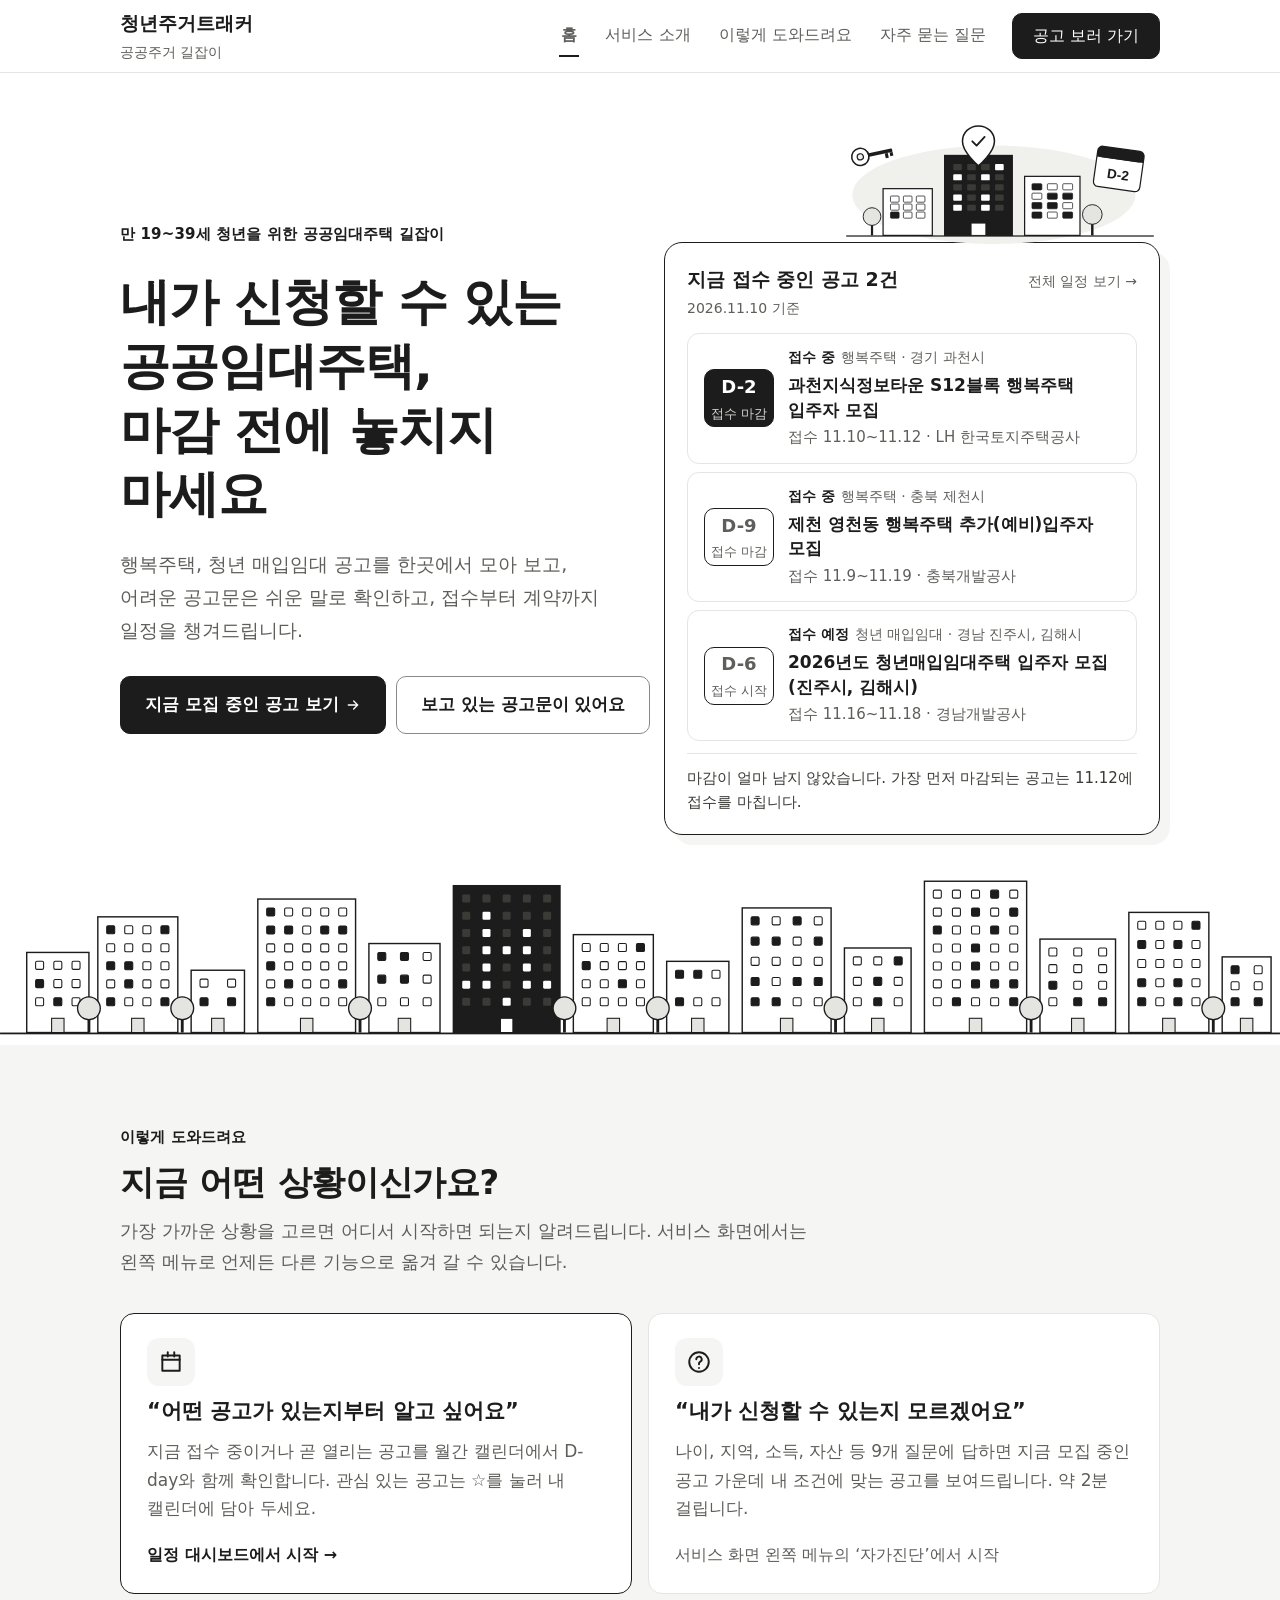
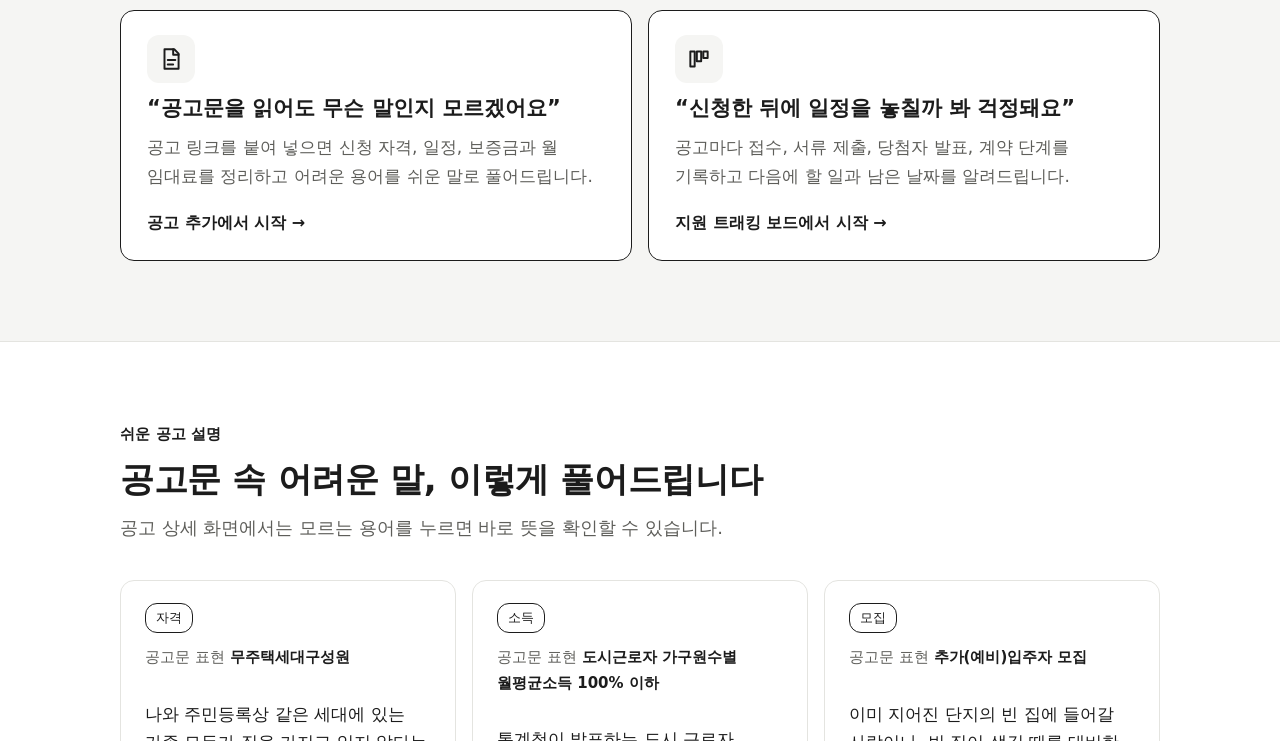
<file: index.html>
<!doctype html>
<html lang="ko">
<head>
<meta charset="utf-8">
<meta http-equiv="refresh" content="0; url=01-landing-outro/index.html">
<title>공공주거 길잡이</title>
</head>
<body>
<p><a href="01-landing-outro/index.html">랜딩 페이지로 이동</a></p>
</body>
</html>
</file>
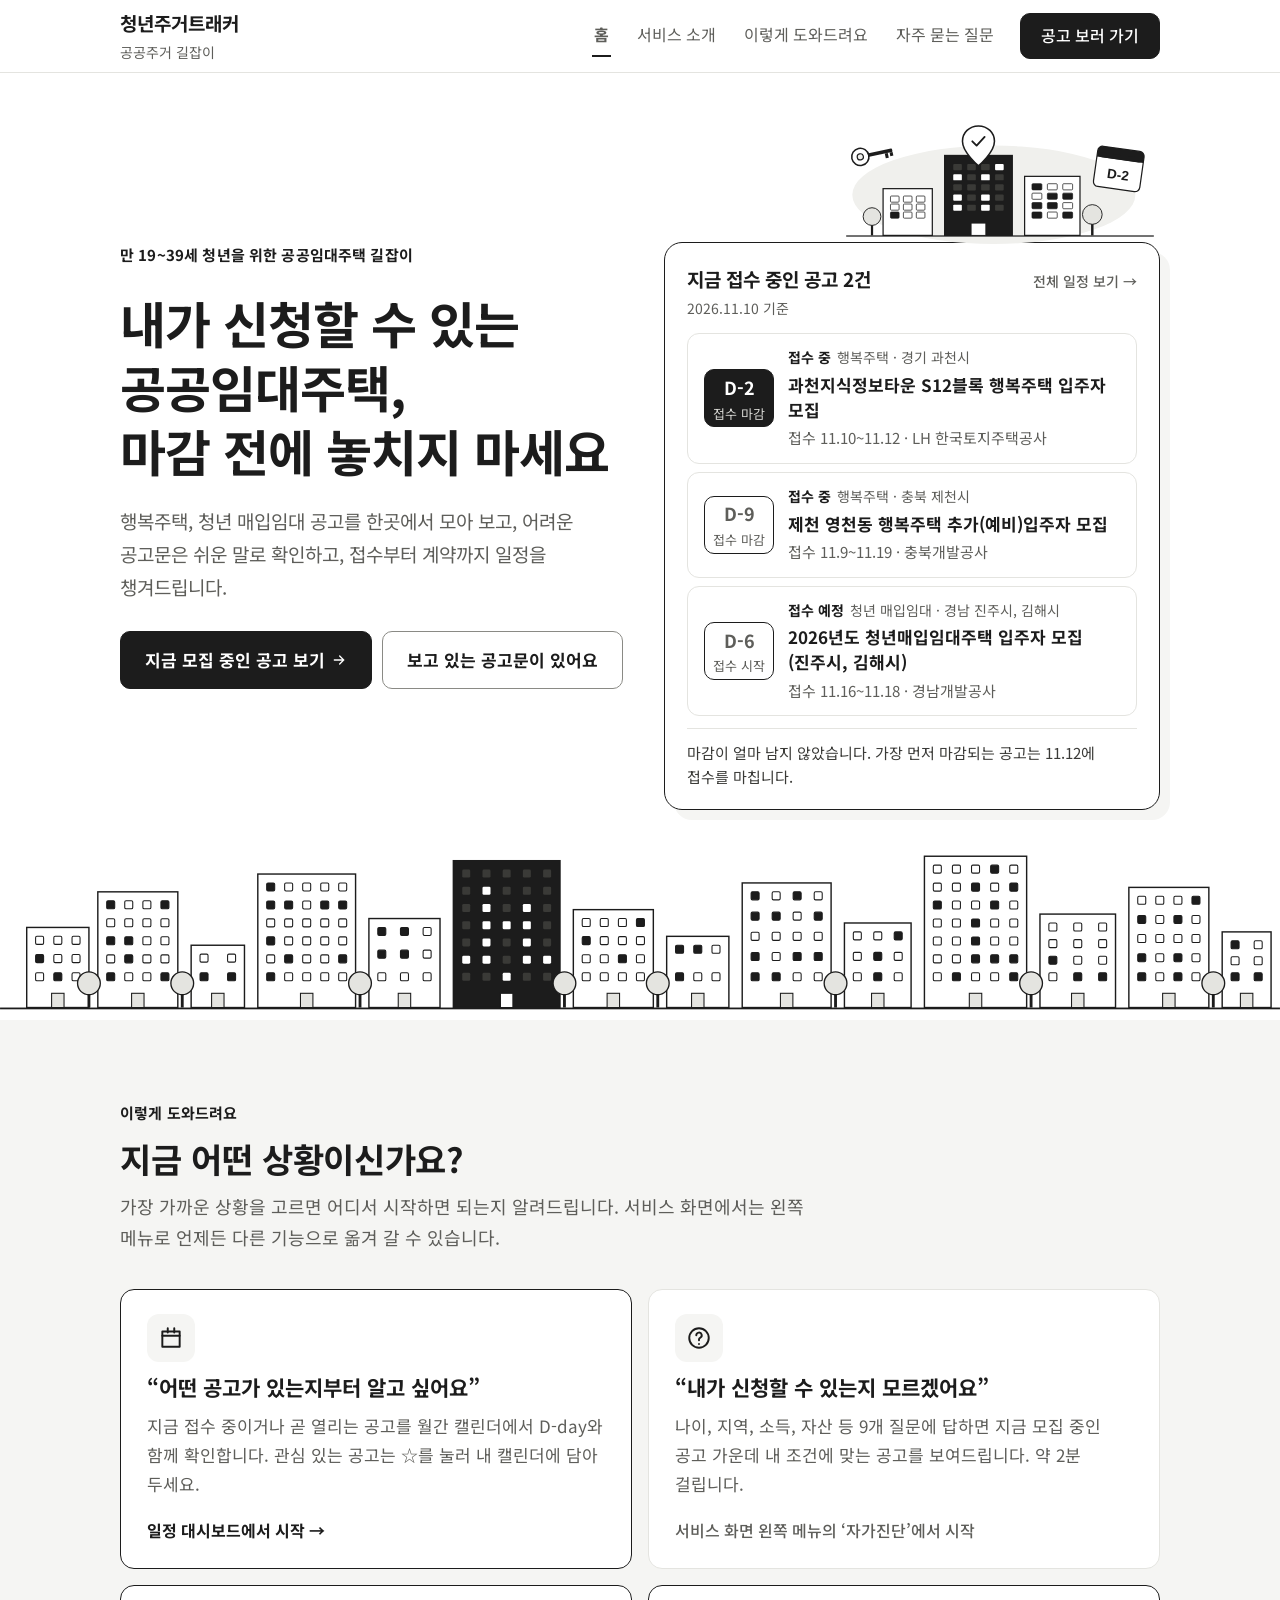
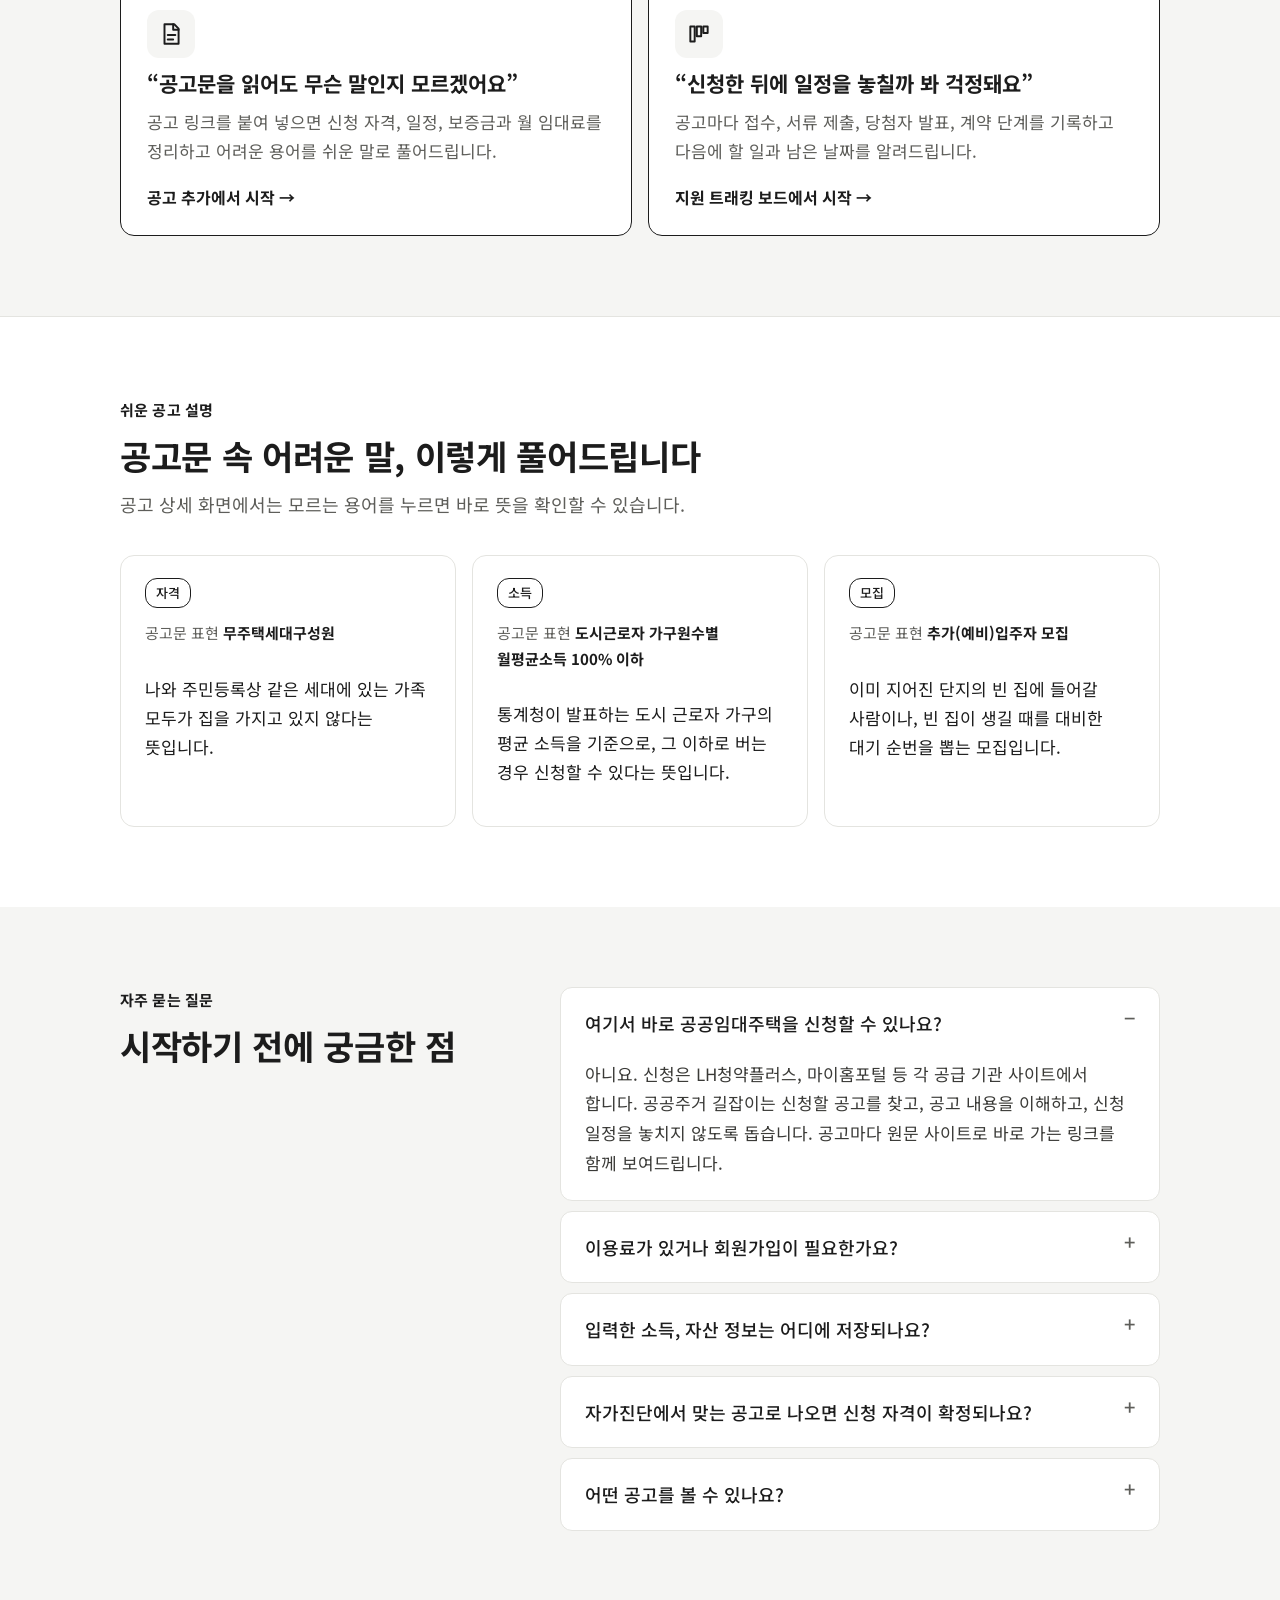
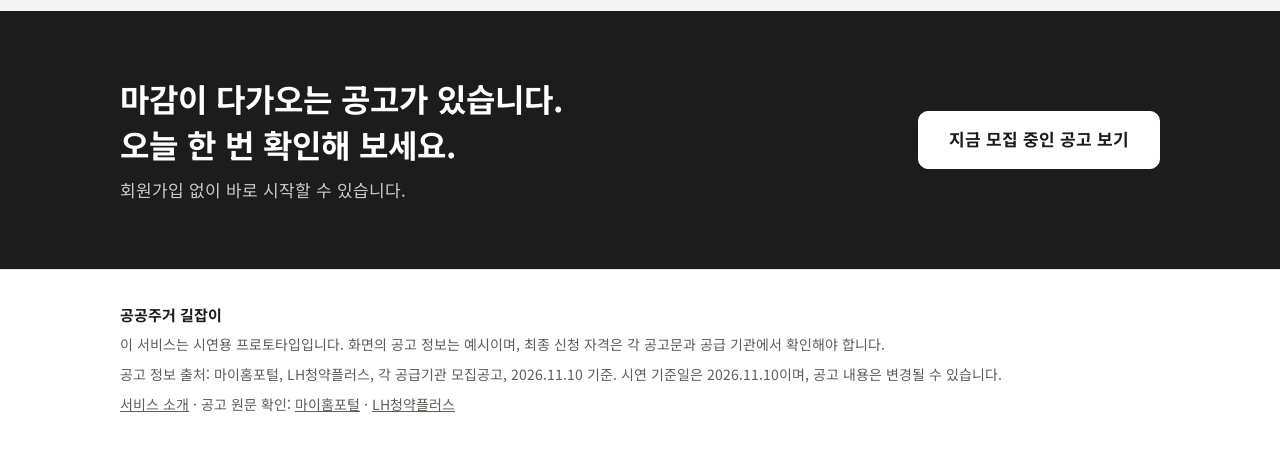
<file: 01-landing-outro/index.html>
<!doctype html>
<html lang="ko">
<head>
<meta charset="utf-8">
<meta name="viewport" content="width=device-width, initial-scale=1">
<title>공공주거 길잡이 | 청년 공공임대주택 공고 찾기와 일정 관리</title>
<meta name="description" content="지금 신청할 수 있는 청년 공공임대주택 공고를 마감 전에 확인하고, 어려운 공고문은 쉬운 말로 읽고, 신청 일정을 놓치지 않도록 챙깁니다.">
<link rel="stylesheet" href="../shared/style.css">
<link rel="stylesheet" href="landing.css">
</head>
<body>
<div class="page">
<a class="skip" href="#main">본문 바로가기</a>

<header class="topbar">
<div class="wrap">
<a class="brand" href="index.html"><strong>청년주거트래커</strong><span>공공주거 길잡이</span></a>
<nav class="topnav" aria-label="랜딩 페이지 메뉴">
<a href="#top" data-section="top">홈</a>
<a href="about.html">서비스 소개</a>
<a href="#situations" data-section="situations">이렇게 도와드려요</a>
<a href="#faq" data-section="faq">자주 묻는 질문</a>
<a class="btn btn-primary" href="../04-schedule-calendar/index.html">공고 보러 가기</a>
</nav>
</div>
</header>

<main id="main">
<!-- 히어로: 사용자가 가장 먼저 궁금한 것(지금 신청할 수 있는 공고가 있는지)에 바로 답합니다 -->
<section class="hero" id="top">
<div class="wrap">
<div class="hero-copy">
<div class="hero-top">
<div class="hero-title">
<span class="eyebrow">만 19~39세 청년을 위한 공공임대주택 길잡이</span>
<h1>내가 신청할 수 있는<br>공공임대주택,<br>마감 전에 놓치지 마세요</h1>
</div>
<img class="hero-art hero-art-inline" src="assets/hero-home.svg" alt="" width="520" height="200">
</div>
<p>행복주택, 청년 매입임대 공고를 한곳에서 모아 보고, 어려운 공고문은 쉬운 말로 확인하고, 접수부터 계약까지 일정을 챙겨드립니다.</p>
<div class="hero-cta">
<a class="btn btn-primary btn-lg" href="../04-schedule-calendar/index.html">지금 모집 중인 공고 보기<svg width="16" height="16" viewBox="0 0 24 24" fill="none" stroke="currentColor" stroke-width="2" stroke-linecap="round" aria-hidden="true"><path d="M5 12h14M13 6l6 6-6 6"/></svg></a>
<a class="btn btn-lg" href="../03-notice-summary/index.html">보고 있는 공고문이 있어요</a>
</div>
</div>

<div class="hero-side">
<img class="hero-art hero-art-side" src="assets/hero-home.svg" alt="" width="520" height="200">
<a class="preview" href="../04-schedule-calendar/index.html" aria-label="지금 접수 중인 공고, 일정 대시보드에서 보기">
<div class="preview-head">
<div><strong id="previewTitle">지금 접수 중인 공고</strong><span id="previewDate"></span></div>
<span class="preview-more">전체 일정 보기 →</span>
</div>
<ul class="preview-list" id="previewList"></ul>
<p class="preview-foot" id="previewFoot"></p>
</a>
</div>
</div>
<div class="skyline" aria-hidden="true"><img src="assets/skyline.svg" alt="" width="1440" height="200"></div>
</section>

<!-- 상황별 안내: 사용자가 자기 상황을 고르면 어디서 시작할지 알려줍니다 -->
<section class="section section-sub" id="situations">
<div class="wrap">
<div class="section-head">
<span class="eyebrow">이렇게 도와드려요</span>
<h2>지금 어떤 상황이신가요?</h2>
<p>가장 가까운 상황을 고르면 어디서 시작하면 되는지 알려드립니다. 서비스 화면에서는 왼쪽 메뉴로 언제든 다른 기능으로 옮겨 갈 수 있습니다.</p>
</div>
<div class="situations">
<a class="situation" href="../04-schedule-calendar/index.html">
<span class="sit-icon" aria-hidden="true"><svg width="26" height="26" viewBox="0 0 24 24" fill="none" stroke="currentColor" stroke-width="1.8" stroke-linecap="round" stroke-linejoin="round"><path d="M4 6h16v14H4z"/><path d="M4 10h16M9 3v4M15 3v4"/></svg></span>
<span class="quote">“어떤 공고가 있는지부터 알고 싶어요”</span>
<p>지금 접수 중이거나 곧 열리는 공고를 월간 캘린더에서 D-day와 함께 확인합니다. 관심 있는 공고는 ☆를 눌러 내 캘린더에 담아 두세요.</p>
<span class="go">일정 대시보드에서 시작 →</span>
</a>
<div class="situation">
<span class="sit-icon" aria-hidden="true"><svg width="26" height="26" viewBox="0 0 24 24" fill="none" stroke="currentColor" stroke-width="1.8" stroke-linecap="round" stroke-linejoin="round"><circle cx="12" cy="12" r="9"/><path d="M9.5 9.5a2.5 2.5 0 1 1 3.5 2.3c-.6.3-1 .8-1 1.5V14M12 17.5v.01"/></svg></span>
<span class="quote">“내가 신청할 수 있는지 모르겠어요”</span>
<p>나이, 지역, 소득, 자산 등 9개 질문에 답하면 지금 모집 중인 공고 가운데 내 조건에 맞는 공고를 보여드립니다. 약 2분 걸립니다.</p>
<span class="go muted">서비스 화면 왼쪽 메뉴의 ‘자가진단’에서 시작</span>
</div>
<a class="situation" href="../03-notice-summary/index.html">
<span class="sit-icon" aria-hidden="true"><svg width="26" height="26" viewBox="0 0 24 24" fill="none" stroke="currentColor" stroke-width="1.8" stroke-linecap="round" stroke-linejoin="round"><path d="M6 3h9l4 4v14H6z"/><path d="M14 3v5h5M9 13h7M9 17h5"/></svg></span>
<span class="quote">“공고문을 읽어도 무슨 말인지 모르겠어요”</span>
<p>공고 링크를 붙여 넣으면 신청 자격, 일정, 보증금과 월 임대료를 정리하고 어려운 용어를 쉬운 말로 풀어드립니다.</p>
<span class="go">공고 추가에서 시작 →</span>
</a>
<a class="situation" href="../05-housing-tracker/index.html">
<span class="sit-icon" aria-hidden="true"><svg width="26" height="26" viewBox="0 0 24 24" fill="none" stroke="currentColor" stroke-width="1.8" stroke-linecap="round" stroke-linejoin="round"><path d="M4 5h4v14H4zM10 5h4v9h-4zM16 5h4v6h-4z"/></svg></span>
<span class="quote">“신청한 뒤에 일정을 놓칠까 봐 걱정돼요”</span>
<p>공고마다 접수, 서류 제출, 당첨자 발표, 계약 단계를 기록하고 다음에 할 일과 남은 날짜를 알려드립니다.</p>
<span class="go">지원 트래킹 보드에서 시작 →</span>
</a>
</div>
</div>
</section>

<!-- 쉬운 공고 설명 예시 -->
<section class="section" id="terms">
<div class="wrap">
<div class="section-head">
<span class="eyebrow">쉬운 공고 설명</span>
<h2>공고문 속 어려운 말, 이렇게 풀어드립니다</h2>
<p>공고 상세 화면에서는 모르는 용어를 누르면 바로 뜻을 확인할 수 있습니다.</p>
</div>
<div class="terms">
<article class="term-card">
<span class="label">자격</span>
<span class="before">공고문 표현 <b>무주택세대구성원</b></span>
<p class="after">나와 주민등록상 같은 세대에 있는 가족 모두가 집을 가지고 있지 않다는 뜻입니다.</p>
</article>
<article class="term-card">
<span class="label">소득</span>
<span class="before">공고문 표현 <b>도시근로자 가구원수별 월평균소득 100% 이하</b></span>
<p class="after">통계청이 발표하는 도시 근로자 가구의 평균 소득을 기준으로, 그 이하로 버는 경우 신청할 수 있다는 뜻입니다.</p>
</article>
<article class="term-card">
<span class="label">모집</span>
<span class="before">공고문 표현 <b>추가(예비)입주자 모집</b></span>
<p class="after">이미 지어진 단지의 빈 집에 들어갈 사람이나, 빈 집이 생길 때를 대비한 대기 순번을 뽑는 모집입니다.</p>
</article>
</div>
</div>
</section>

<!-- 자주 묻는 질문: 처음 온 사용자가 망설이는 이유를 미리 풀어 줍니다 -->
<section class="section section-sub" id="faq">
<div class="wrap faq-wrap">
<div class="section-head">
<span class="eyebrow">자주 묻는 질문</span>
<h2>시작하기 전에 궁금한 점</h2>
</div>
<div class="faq">
<details open>
<summary>여기서 바로 공공임대주택을 신청할 수 있나요?</summary>
<p>아니요. 신청은 LH청약플러스, 마이홈포털 등 각 공급 기관 사이트에서 합니다. 공공주거 길잡이는 신청할 공고를 찾고, 공고 내용을 이해하고, 신청 일정을 놓치지 않도록 돕습니다. 공고마다 원문 사이트로 바로 가는 링크를 함께 보여드립니다.</p>
</details>
<details>
<summary>이용료가 있거나 회원가입이 필요한가요?</summary>
<p>무료이며 회원가입 없이 바로 이용할 수 있습니다.</p>
</details>
<details>
<summary>입력한 소득, 자산 정보는 어디에 저장되나요?</summary>
<p>자가진단 답변과 스크랩한 공고, 지원 기록은 지금 사용하는 기기의 브라우저에만 저장됩니다. 다른 기기에서는 보이지 않으며, 브라우저 기록을 지우면 함께 지워집니다.</p>
</details>
<details>
<summary>자가진단에서 맞는 공고로 나오면 신청 자격이 확정되나요?</summary>
<p>아니요. 자가진단 결과는 참고용입니다. 최종 자격은 각 공고문의 기준과 공급 기관의 심사로 확정되므로, 신청 전에 공고문을 꼭 확인하세요.</p>
</details>
<details>
<summary>어떤 공고를 볼 수 있나요?</summary>
<p>행복주택, 청년 매입임대처럼 청년이 신청할 수 있는 공공임대주택 공고를 모아 보여드립니다. 원하는 공고가 없다면 공고 링크를 직접 추가할 수 있습니다.</p>
</details>
</div>
</div>
</section>

<!-- 마지막 안내 -->
<section class="cta-band">
<div class="wrap">
<div>
<h2 id="ctaTitle">마감이 다가오는 공고가 있습니다.<br>오늘 한 번 확인해 보세요.</h2>
<p>회원가입 없이 바로 시작할 수 있습니다.</p>
</div>
<a class="btn btn-lg" href="../04-schedule-calendar/index.html">지금 모집 중인 공고 보기</a>
</div>
</section>
</main>

<footer class="footer">
<div class="wrap">
<strong>공공주거 길잡이</strong>
<span>이 서비스는 시연용 프로토타입입니다. 화면의 공고 정보는 예시이며, 최종 신청 자격은 각 공고문과 공급 기관에서 확인해야 합니다.</span>
<span id="source"></span>
<span><a href="about.html">서비스 소개</a> · 공고 원문 확인: <a href="https://www.myhome.go.kr" target="_blank" rel="noopener">마이홈포털</a> · <a href="https://apply.lh.or.kr" target="_blank" rel="noopener">LH청약플러스</a></span>
</div>
</footer>
</div>

<script src="../shared/sample-data.js"></script>
<script src="landing.js"></script>
</body>
</html>
</file>
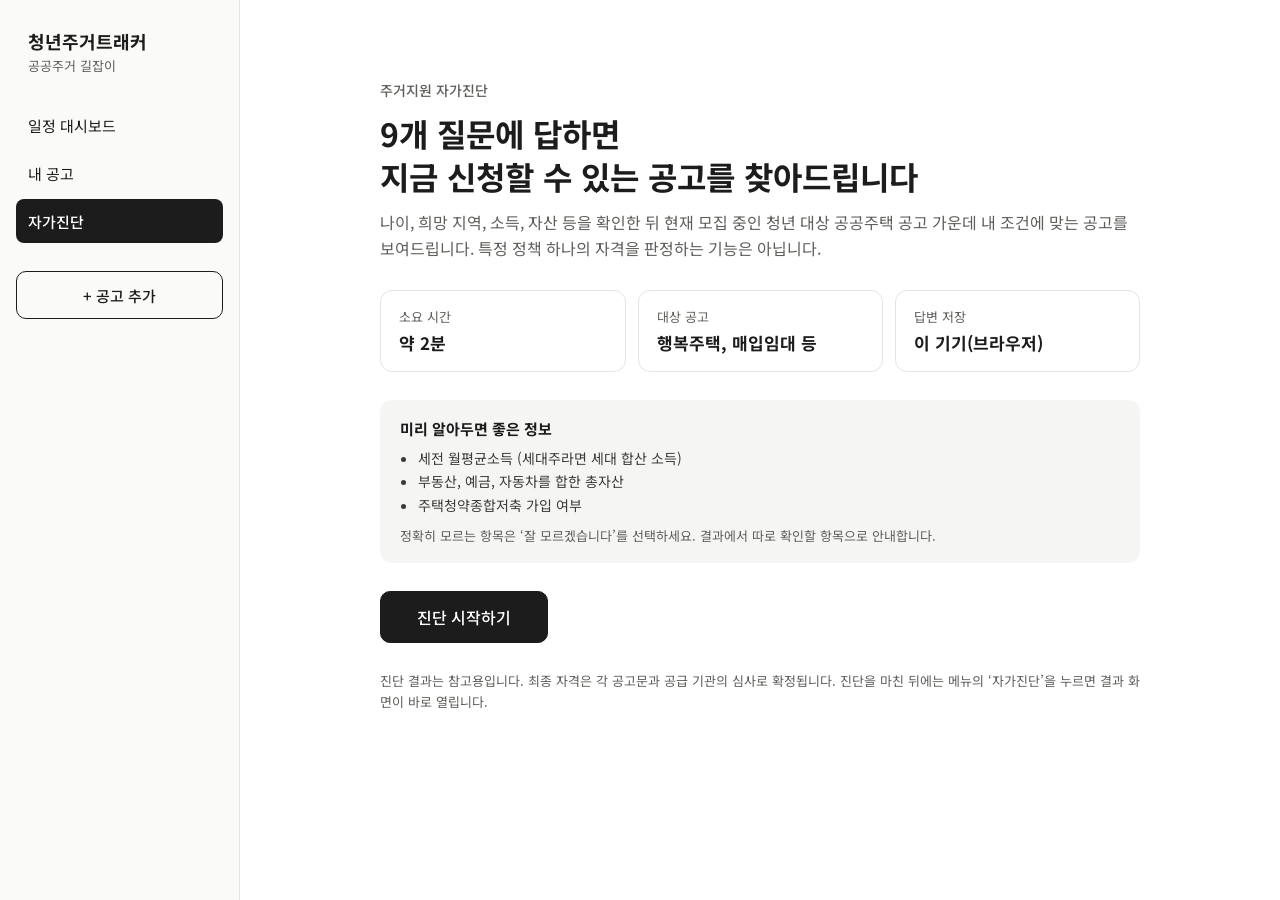
<file: 02-self-diagnosis/index.html>
<!doctype html>
<html lang="ko">
<head>
<meta charset="utf-8">
<meta name="viewport" content="width=device-width, initial-scale=1">
<title>자가진단 시작 | 공공주거 길잡이</title>
<link rel="stylesheet" href="../shared/style.css">
<link rel="stylesheet" href="diagnosis.css">
</head>
<body>
<div class="layout">
<aside class="gnb">
<div class="gnb-brand"><strong>청년주거트래커</strong><span>공공주거 길잡이</span></div>
<nav class="gnb-nav">
<a href="../04-schedule-calendar/index.html">일정 대시보드</a>
<a href="../05-housing-tracker/index.html">내 공고</a>
<a href="../02-self-diagnosis/index.html" aria-current="page">자가진단</a>
</nav>
<a class="gnb-add" href="../03-notice-summary/index.html">+ 공고 추가</a>
</aside>
<main class="layout-main">
<div class="start">
<div class="start-head">
<span class="diag-eyebrow">주거지원 자가진단</span>
<h1>9개 질문에 답하면<br>지금 신청할 수 있는 공고를 찾아드립니다</h1>
<p>나이, 희망 지역, 소득, 자산 등을 확인한 뒤 현재 모집 중인 청년 대상 공공주택 공고 가운데 내 조건에 맞는 공고를 보여드립니다. 특정 정책 하나의 자격을 판정하는 기능은 아닙니다.</p>
</div>
<div class="info-grid">
<div><span>소요 시간</span><strong>약 2분</strong></div>
<div><span>대상 공고</span><strong>행복주택, 매입임대 등</strong></div>
<div><span>답변 저장</span><strong>이 기기(브라우저)</strong></div>
</div>
<section class="prepare">
<strong>미리 알아두면 좋은 정보</strong>
<ul>
<li>세전 월평균소득 (세대주라면 세대 합산 소득)</li>
<li>부동산, 예금, 자동차를 합한 총자산</li>
<li>주택청약종합저축 가입 여부</li>
</ul>
<span>정확히 모르는 항목은 ‘잘 모르겠습니다’를 선택하세요. 결과에서 따로 확인할 항목으로 안내합니다.</span>
</section>
<div><a class="btn btn-primary btn-lg" href="question.html">진단 시작하기</a></div>
<p class="diag-note">진단 결과는 참고용입니다. 최종 자격은 각 공고문과 공급 기관의 심사로 확정됩니다. 진단을 마친 뒤에는 메뉴의 ‘자가진단’을 누르면 결과 화면이 바로 열립니다.</p>
</div>
</main>
</div>
</body>
</html>
</file>
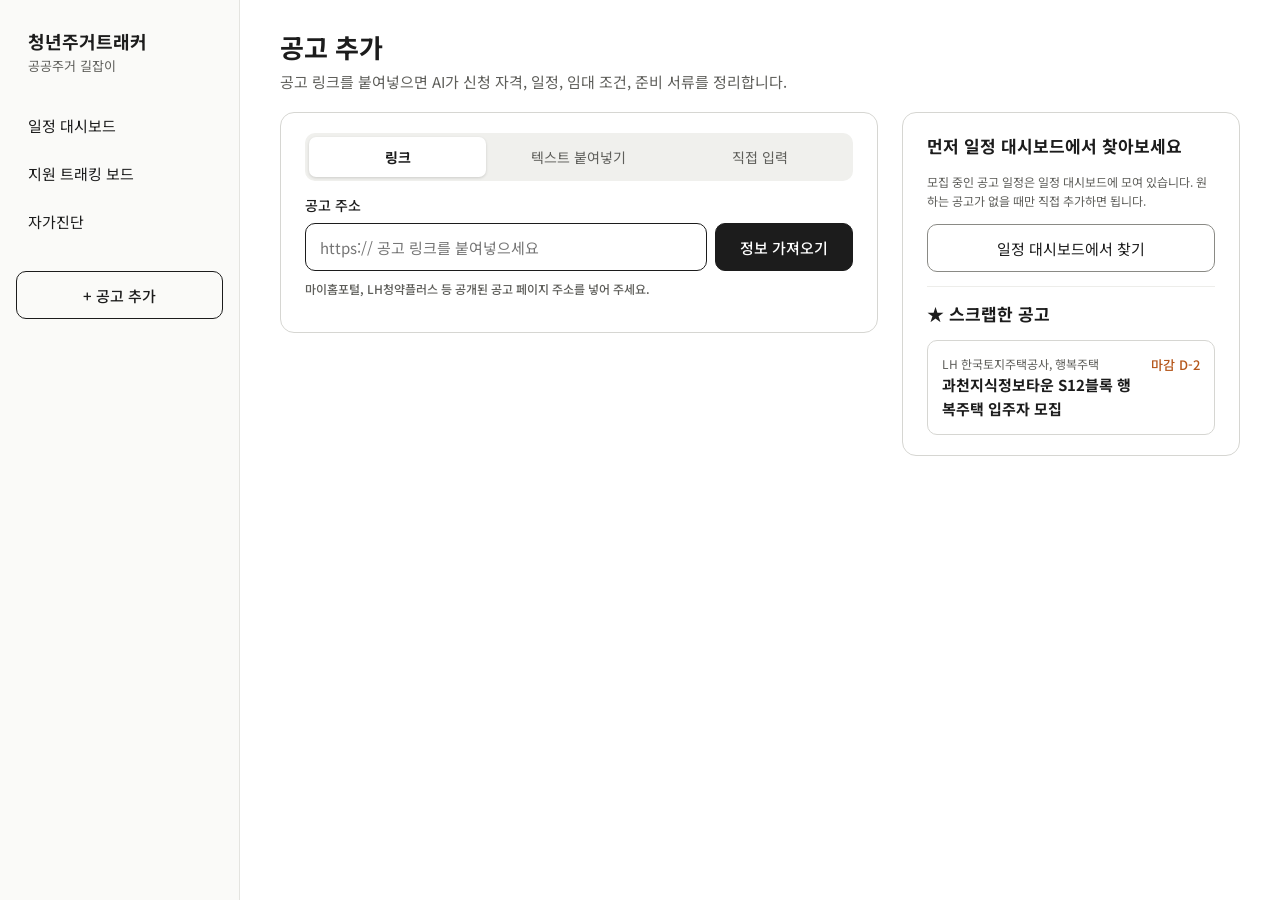
<file: 03-notice-summary/index.html>
<!doctype html>
<html lang="ko">
<head>
<meta charset="utf-8">
<meta name="viewport" content="width=device-width, initial-scale=1">
<title>공고 추가 | 공공주거 길잡이</title>
<link rel="stylesheet" href="../shared/style.css">
<link rel="stylesheet" href="notice.css">
</head>
<body>
<div class="layout">
<aside class="gnb">
<div class="gnb-brand"><strong>청년주거트래커</strong><span>공공주거 길잡이</span></div>
<nav class="gnb-nav">
<a href="../04-schedule-calendar/index.html">일정 대시보드</a>
<a href="../05-housing-tracker/index.html">지원 트래킹 보드</a>
<a href="../02-self-diagnosis/index.html">자가진단</a>
</nav>
<a class="gnb-add" href="../03-notice-summary/index.html" aria-current="page">+ 공고 추가</a>
</aside>

<main class="layout-main ns-main">
<div class="ns-wrap">
<div class="ns-page-title">
<h1>공고 추가</h1>
<p>공고 링크를 붙여넣으면 AI가 신청 자격, 일정, 임대 조건, 준비 서류를 정리합니다.</p>
</div>

<div class="ns-cols">
<div class="ns-col-main">
<section class="ns-box" aria-label="공고 입력">
<div class="tabs" role="tablist" aria-label="입력 방식">
<button type="button" role="tab" id="tab-link" aria-selected="true" aria-controls="panel-link">링크</button>
<button type="button" role="tab" id="tab-text" aria-selected="false" aria-controls="panel-text">텍스트 붙여넣기</button>
<button type="button" role="tab" id="tab-manual" aria-selected="false" aria-controls="panel-manual">직접 입력</button>
</div>

<form id="panel-link" role="tabpanel" aria-labelledby="tab-link" class="field">
<label for="url">공고 주소</label>
<div class="row">
<input id="url" type="url" placeholder="https:// 공고 링크를 붙여넣으세요">
<button type="submit" class="btn btn-primary">정보 가져오기</button>
</div>
<span class="ns-note">마이홈포털, LH청약플러스 등 공개된 공고 페이지 주소를 넣어 주세요.</span>
</form>

<form id="panel-text" role="tabpanel" aria-labelledby="tab-text" class="field" hidden>
<label for="text">공고 내용</label>
<textarea id="text" placeholder="공고문 내용을 복사해 붙여넣으세요"></textarea>
<span class="ns-note">링크를 읽지 못할 때 쓰는 방법입니다.</span>
<div class="save-bar"><button type="submit" class="btn btn-primary">AI로 정리하기</button></div>
</form>

<form id="panel-manual" role="tabpanel" aria-labelledby="tab-manual" hidden>
<div class="grid2">
<label class="field" style="grid-column: 1 / -1">공고명<input type="text" id="mName" required></label>
<label class="field">접수 시작<input type="date" id="mStart"></label>
<label class="field">접수 마감<input type="date" id="mEnd"></label>
</div>
<div class="save-bar" style="margin-top: 14px"><button type="submit" class="btn btn-primary">다음</button></div>
</form>
<p class="ns-note" id="formMsg" role="alert"></p>
</section>

<section class="ns-box" id="progress" aria-label="공고 분석 진행" hidden>
<h2>공고 분석 진행</h2>
<div class="steps" id="steps"></div>
<div class="fail-box" id="failBox" hidden>이 링크는 읽을 수 없었습니다. 텍스트 붙여넣기나 직접 입력으로 등록해 주세요.</div>
</section>
</div>

<div class="ns-col-side">
<section class="ns-box">
<h2>먼저 일정 대시보드에서 찾아보세요</h2>
<p class="ns-note">모집 중인 공고 일정은 일정 대시보드에 모여 있습니다. 원하는 공고가 없을 때만 직접 추가하면 됩니다.</p>
<a class="btn" href="../04-schedule-calendar/index.html">일정 대시보드에서 찾기</a>
<h2 style="border-top: 1px solid #EDEDEA; padding-top: 14px">★ 스크랩한 공고</h2>
<div id="scrapList" style="display: flex; flex-direction: column; gap: 8px"></div>
</section>
</div>
</div>
</div>
</main>
</div>

<script src="../shared/sample-data.js"></script>
<script src="notice-data.js"></script>
<script src="notice-common.js"></script>
<script src="add.js"></script>
</body>
</html>
</file>
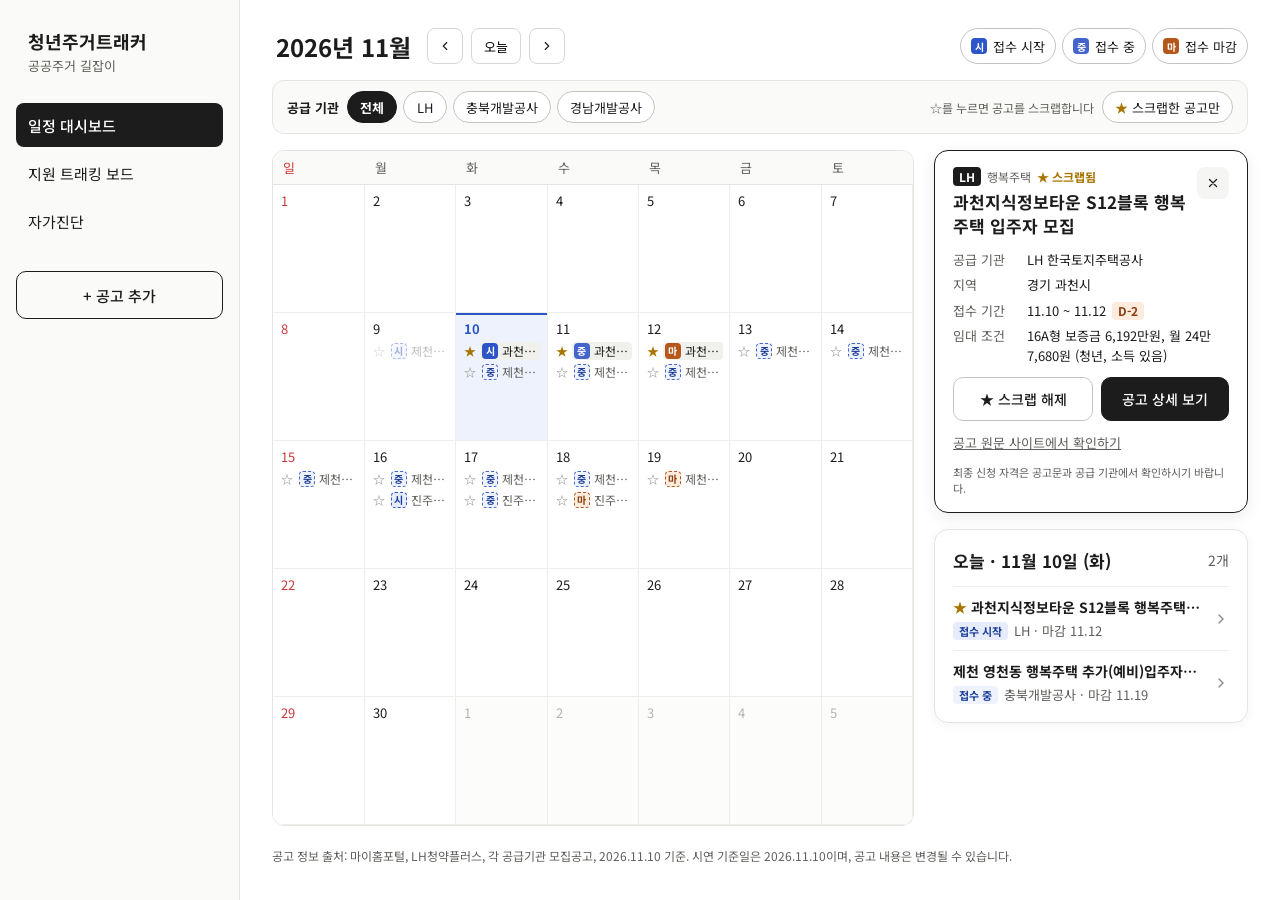
<file: 04-schedule-calendar/index.html>
<!doctype html>
<html lang="ko">
<head>
<meta charset="utf-8">
<meta name="viewport" content="width=device-width, initial-scale=1">
<title>일정 대시보드 | 공공주거 길잡이</title>
<link rel="stylesheet" href="../shared/style.css">
<link rel="stylesheet" href="calendar.css">
</head>
<body>
<div class="layout">
<aside class="gnb">
<div class="gnb-brand"><strong>청년주거트래커</strong><span>공공주거 길잡이</span></div>
<nav class="gnb-nav">
<a href="../04-schedule-calendar/index.html" aria-current="page">일정 대시보드</a>
<a href="../05-housing-tracker/index.html">지원 트래킹 보드</a>
<a href="../02-self-diagnosis/index.html">자가진단</a>
</nav>
<a class="gnb-add" href="../03-notice-summary/index.html">+ 공고 추가</a>
</aside>

<main class="layout-main cal-main">
<div class="cal-wrap">

<div class="cal-top">
<div class="cal-month">
<h1 id="monthTitle">2026년 11월</h1>
<button type="button" class="icon-btn" id="prevMonth" aria-label="이전 달"><svg width="14" height="14" viewBox="0 0 24 24" fill="none" stroke="currentColor" stroke-width="2" stroke-linecap="round" aria-hidden="true"><path d="m15 6-6 6 6 6"/></svg></button>
<button type="button" class="pill-btn" id="todayBtn">오늘</button>
<button type="button" class="icon-btn" id="nextMonth" aria-label="다음 달"><svg width="14" height="14" viewBox="0 0 24 24" fill="none" stroke="currentColor" stroke-width="2" stroke-linecap="round" aria-hidden="true"><path d="m9 6 6 6-6 6"/></svg></button>
</div>
<div class="legend" id="legend" role="group" aria-label="일정 유형 필터"></div>
</div>

<div class="filter-bar">
<div class="filter-group" role="group" aria-label="공급 기관 필터">
<span class="filter-label">공급 기관</span>
<div id="orgFilter" class="filter-chips"></div>
</div>
<div class="filter-group">
<span class="filter-hint">☆를 누르면 공고를 스크랩합니다</span>
<button type="button" class="star-only" id="starOnly" aria-pressed="false"><span aria-hidden="true">★</span>스크랩한 공고만</button>
</div>
</div>

<div class="cal-body">
<section class="cal-grid-wrap" aria-label="월간 캘린더">
<div class="cal-grid">
<div class="cal-week"><span class="sun">일</span><span>월</span><span>화</span><span>수</span><span>목</span><span>금</span><span>토</span></div>
<div class="cal-days" id="days"></div>
</div>
</section>

<div class="cal-side">
<section class="summary" id="summary" aria-label="공고 요약" hidden></section>

<section class="day-panel">
<div class="day-head"><h2 id="dayTitle"></h2><span id="dayCount"></span></div>
<div id="dayList"></div>
</section>

<section class="todo" id="todo" aria-label="지금 챙길 공고"></section>
</div>
</div>

<p class="source" id="source"></p>
</div>
</main>
</div>

<script src="../shared/sample-data.js"></script>
<script src="calendar.js"></script>
</body>
</html>
</file>
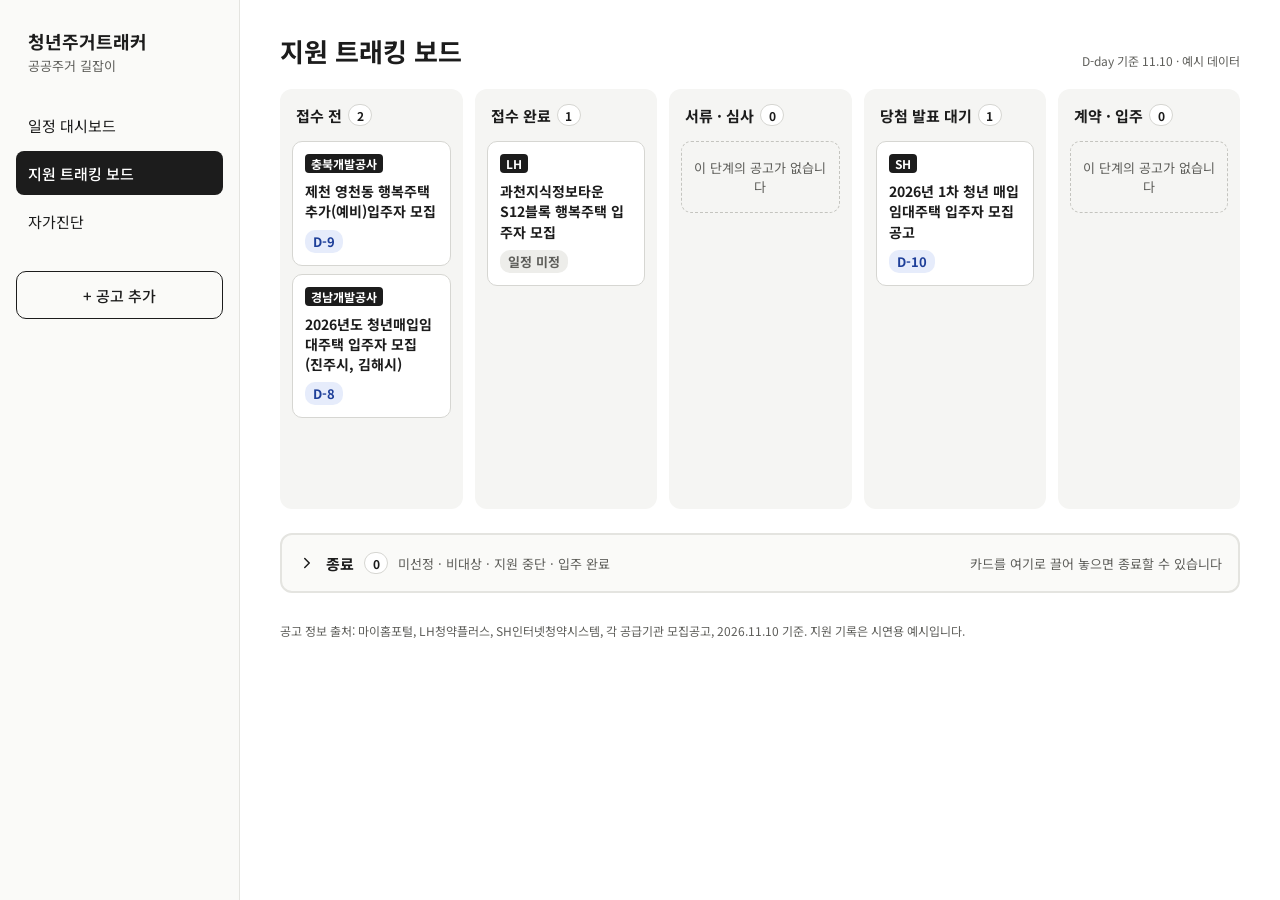
<file: 05-housing-tracker/index.html>
<!doctype html>
<html lang="ko">
<head>
<meta charset="utf-8">
<meta name="viewport" content="width=device-width, initial-scale=1">
<title>지원 트래킹 보드 | 공공주거 길잡이</title>
<link rel="stylesheet" href="../shared/style.css">
<link rel="stylesheet" href="tracker.css">
</head>
<body>
<div class="layout">
<aside class="gnb">
<div class="gnb-brand"><strong>청년주거트래커</strong><span>공공주거 길잡이</span></div>
<nav class="gnb-nav">
<a href="../04-schedule-calendar/index.html">일정 대시보드</a>
<a href="../05-housing-tracker/index.html" aria-current="page">지원 트래킹 보드</a>
<a href="../02-self-diagnosis/index.html">자가진단</a>
</nav>
<a class="gnb-add" href="../03-notice-summary/index.html">+ 공고 추가</a>
</aside>

<main class="layout-main">
<div class="tk-wrap">

<div class="tk-head">
<h1>지원 트래킹 보드</h1>
<span id="basis"></span>
</div>

<div class="tk-toast" id="toast" role="status" hidden></div>

<div class="tk-scroll">
<div class="tk-grid" id="cols"></div>
</div>

<section class="tk-end" id="endZone" aria-label="종료된 공고">
<button type="button" class="tk-end-btn" id="endBtn" aria-expanded="false" aria-controls="endList">
<svg width="18" height="18" viewBox="0 0 24 24" fill="none" stroke="currentColor" stroke-width="2" stroke-linecap="round" stroke-linejoin="round" aria-hidden="true"><path d="m9 6 6 6-6 6"/></svg>
<strong>종료</strong>
<span class="tk-count" id="endCount">0</span>
<span class="sub">미선정 · 비대상 · 지원 중단 · 입주 완료</span>
<span class="hint" id="endHint"></span>
</button>
<ul class="tk-end-list" id="endList" hidden></ul>
</section>

<p class="tk-source" id="source"></p>
</div>
</main>
</div>

<div class="tk-overlay" id="modal" hidden>
<section class="tk-dialog" role="dialog" aria-modal="true" aria-labelledby="mTitle">
<div style="display: flex; flex-direction: column; gap: 4px">
<span class="kicker" id="mKicker"></span>
<h2 id="mTitle"></h2>
</div>

<div id="mBack" hidden style="display: flex; flex-direction: column; gap: 16px">
<p id="mBody"></p>
<div class="tk-actions">
<button type="button" class="tk-btn" data-close>취소</button>
<button type="button" class="tk-btn primary" id="mBackOk"></button>
</div>
</div>

<div id="mFwd" hidden style="display: flex; flex-direction: column; gap: 16px">
<div class="tk-opts" role="radiogroup" aria-label="결과" id="mOpts"></div>
<div class="tk-msg" id="mMsg" hidden><strong id="mMsgTitle"></strong><span id="mMsgBody"></span></div>
<label class="tk-field">메모 (선택)
<textarea id="mMemo" placeholder="예: 안내 문자 받음"></textarea>
</label>
<span class="tk-err" role="alert" id="mErr" hidden>결과를 먼저 골라 주세요.</span>
<div class="tk-actions">
<button type="button" class="tk-btn" data-close>취소</button>
<button type="button" class="tk-btn primary" id="mFwdOk" aria-disabled="true"></button>
</div>
</div>
</section>
</div>

<script src="../shared/sample-data.js"></script>
<script src="tracker.js"></script>
<script src="board.js"></script>
</body>
</html>
</file>
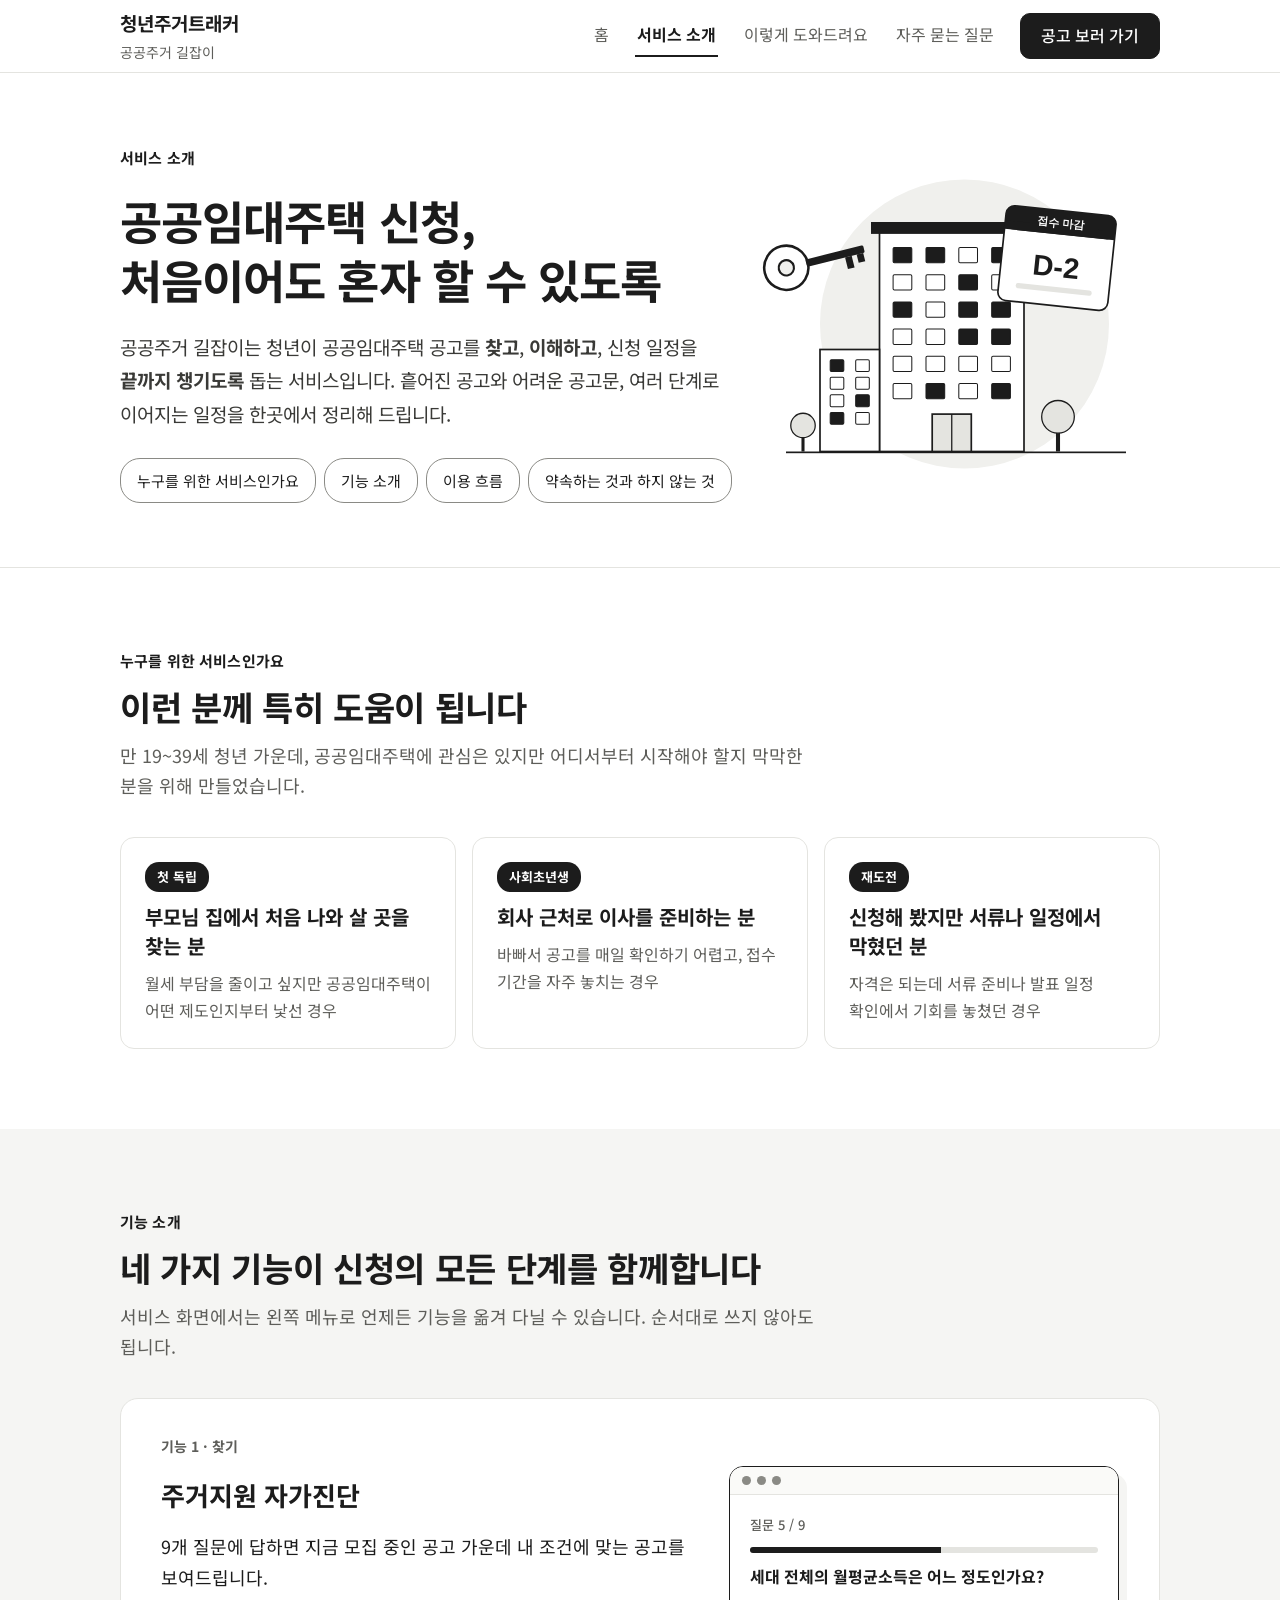
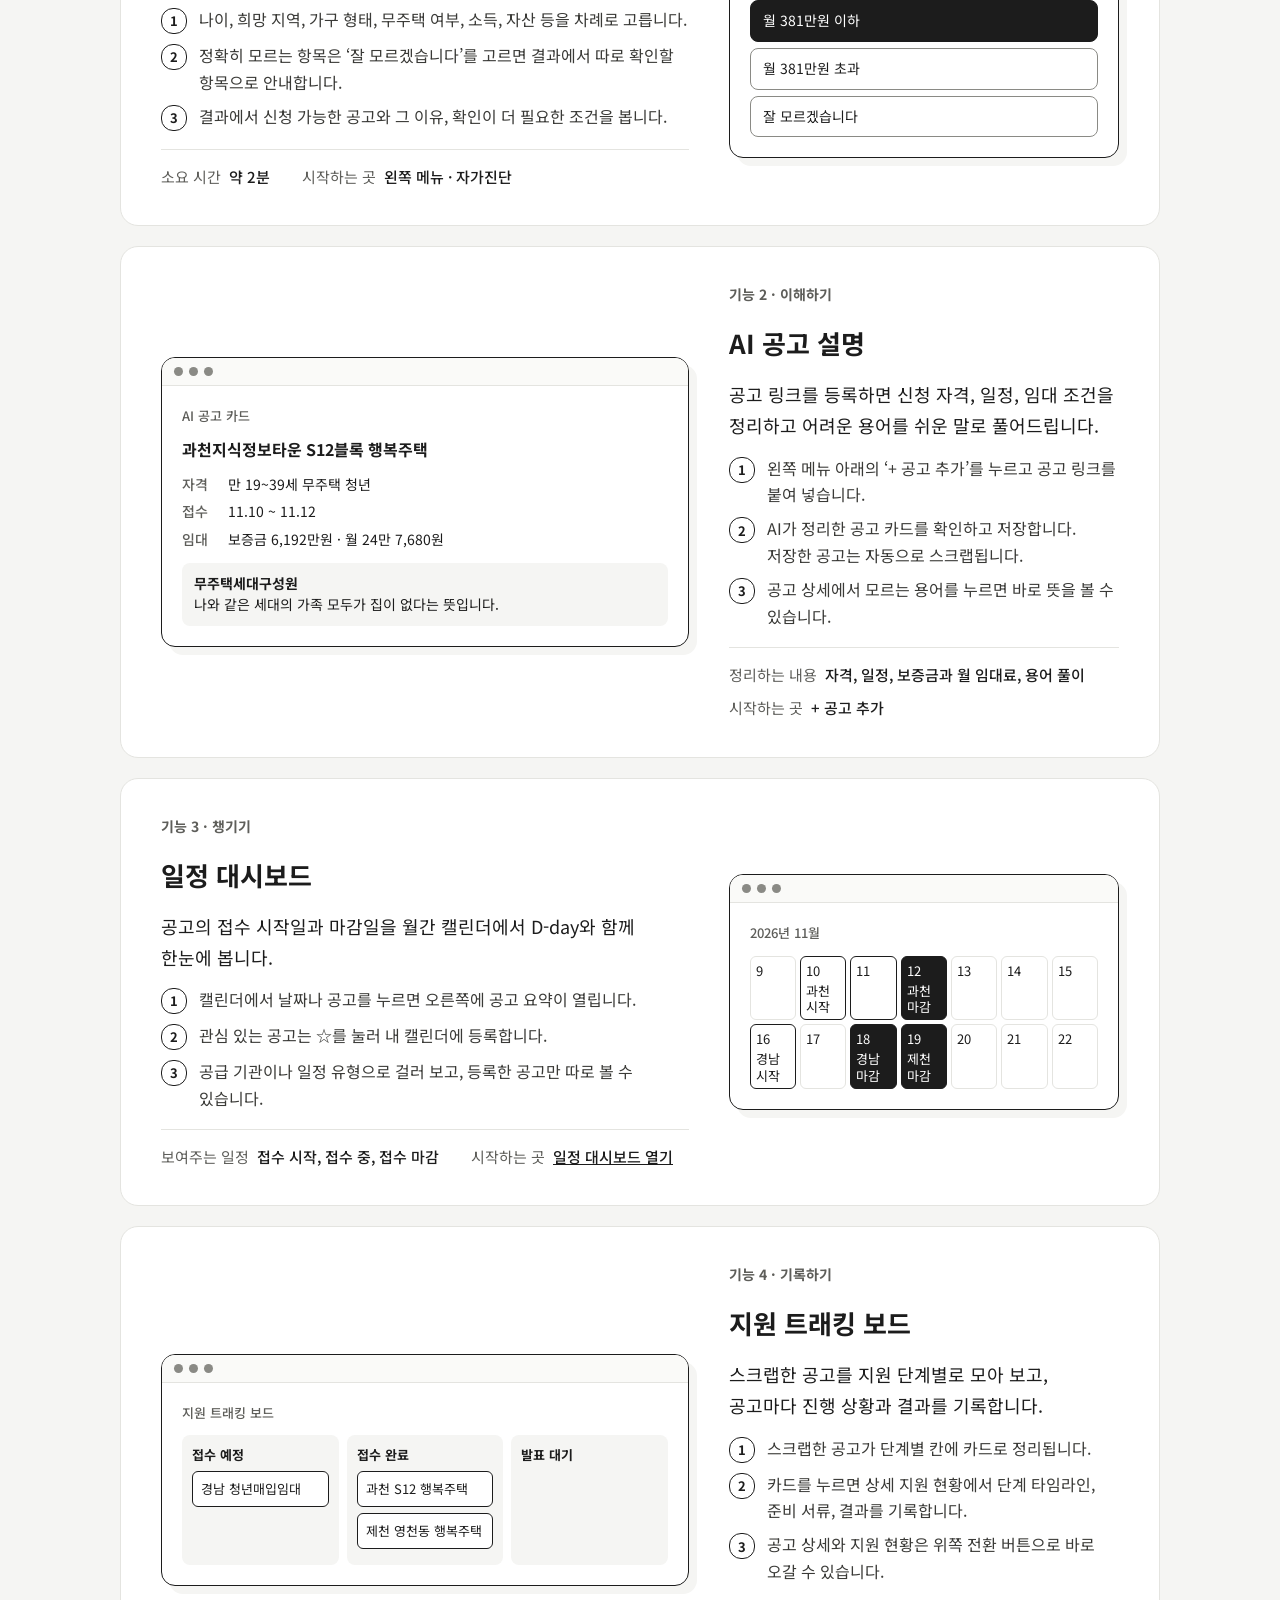
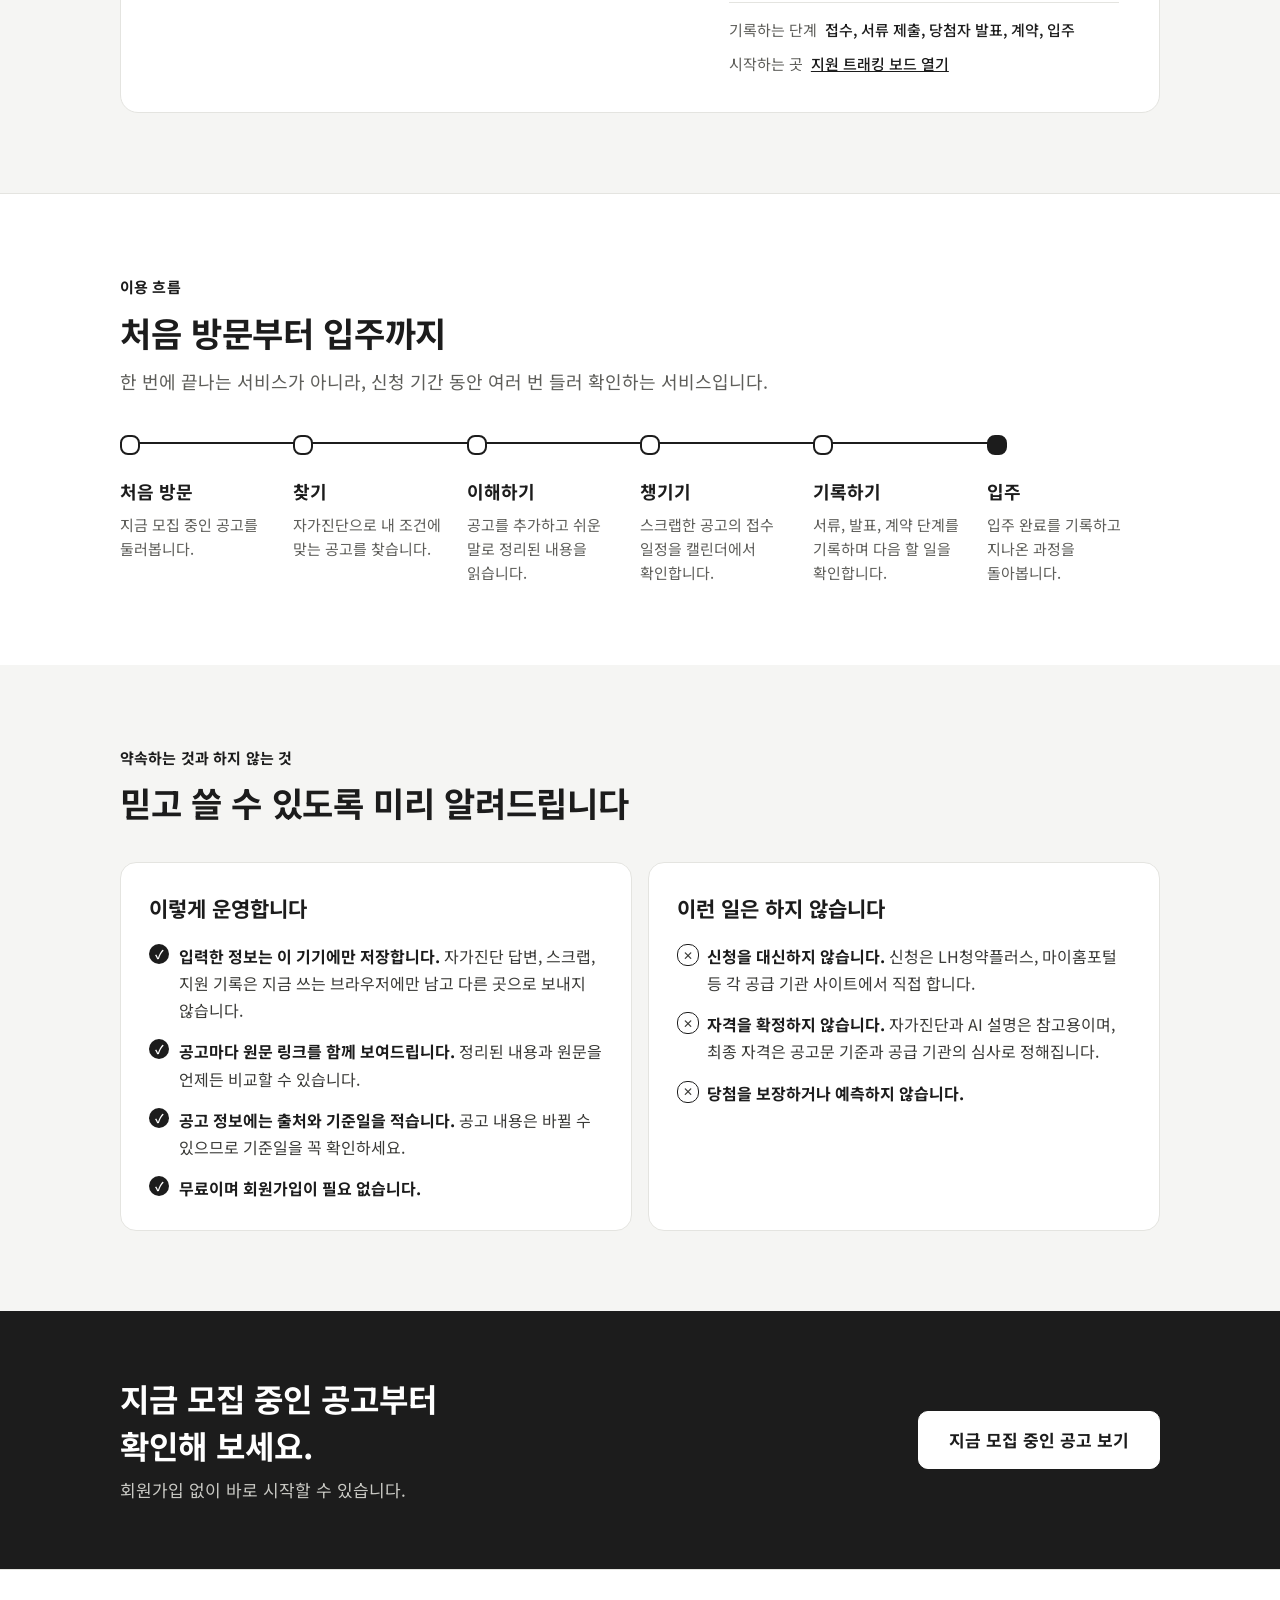
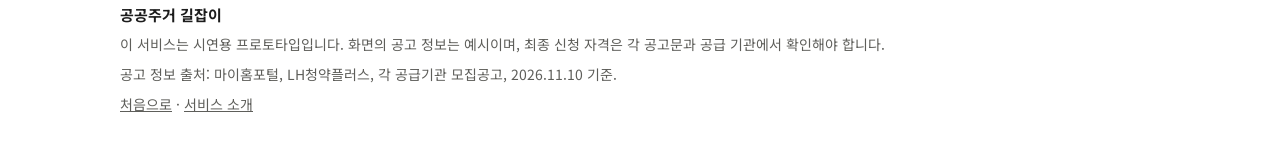
<file: 01-landing-outro/about.html>
<!doctype html>
<html lang="ko">
<head>
<meta charset="utf-8">
<meta name="viewport" content="width=device-width, initial-scale=1">
<title>서비스 소개 | 공공주거 길잡이</title>
<meta name="description" content="공공주거 길잡이가 어떤 서비스인지, 누구를 위한 서비스인지, 기능별로 무엇을 할 수 있는지 소개합니다.">
<link rel="stylesheet" href="../shared/style.css">
<link rel="stylesheet" href="landing.css">
</head>
<body>
<div class="page">
<a class="skip" href="#main">본문 바로가기</a>

<header class="topbar">
<div class="wrap">
<a class="brand" href="index.html"><strong>청년주거트래커</strong><span>공공주거 길잡이</span></a>
<nav class="topnav" aria-label="랜딩 페이지 메뉴">
<a href="index.html">홈</a>
<a href="about.html" aria-current="page">서비스 소개</a>
<a href="index.html#situations" data-section="situations">이렇게 도와드려요</a>
<a href="index.html#faq" data-section="faq">자주 묻는 질문</a>
<a class="btn btn-primary" href="../04-schedule-calendar/index.html">공고 보러 가기</a>
</nav>
</div>
</header>

<main id="main">
<!-- 소개 머리말 -->
<section class="about-hero">
<div class="wrap about-hero-grid">
<div class="about-hero-copy">
<span class="eyebrow">서비스 소개</span>
<h1>공공임대주택 신청,<br>처음이어도 혼자 할 수 있도록</h1>
<p>공공주거 길잡이는 청년이 공공임대주택 공고를 <b>찾고</b>, <b>이해하고</b>, 신청 일정을 <b>끝까지 챙기도록</b> 돕는 서비스입니다. 흩어진 공고와 어려운 공고문, 여러 단계로 이어지는 일정을 한곳에서 정리해 드립니다.</p>
<nav class="toc" aria-label="이 페이지의 내용">
<a href="#for">누구를 위한 서비스인가요</a>
<a href="#features">기능 소개</a>
<a href="#journey">이용 흐름</a>
<a href="#principles">약속하는 것과 하지 않는 것</a>
</nav>
</div>
<img class="about-art" src="assets/about-hero.svg" alt="" width="480" height="400">
</div>
</section>

<!-- 누구를 위한 서비스 -->
<section class="section" id="for">
<div class="wrap">
<div class="section-head">
<span class="eyebrow">누구를 위한 서비스인가요</span>
<h2>이런 분께 특히 도움이 됩니다</h2>
<p>만 19~39세 청년 가운데, 공공임대주택에 관심은 있지만 어디서부터 시작해야 할지 막막한 분을 위해 만들었습니다.</p>
</div>
<div class="personas">
<article class="persona">
<span class="persona-tag">첫 독립</span>
<h3>부모님 집에서 처음 나와 살 곳을 찾는 분</h3>
<p>월세 부담을 줄이고 싶지만 공공임대주택이 어떤 제도인지부터 낯선 경우</p>
</article>
<article class="persona">
<span class="persona-tag">사회초년생</span>
<h3>회사 근처로 이사를 준비하는 분</h3>
<p>바빠서 공고를 매일 확인하기 어렵고, 접수 기간을 자주 놓치는 경우</p>
</article>
<article class="persona">
<span class="persona-tag">재도전</span>
<h3>신청해 봤지만 서류나 일정에서 막혔던 분</h3>
<p>자격은 되는데 서류 준비나 발표 일정 확인에서 기회를 놓쳤던 경우</p>
</article>
</div>
</div>
</section>

<!-- 기능 소개 -->
<section class="section section-sub" id="features">
<div class="wrap">
<div class="section-head">
<span class="eyebrow">기능 소개</span>
<h2>네 가지 기능이 신청의 모든 단계를 함께합니다</h2>
<p>서비스 화면에서는 왼쪽 메뉴로 언제든 기능을 옮겨 다닐 수 있습니다. 순서대로 쓰지 않아도 됩니다.</p>
</div>

<div class="features">
<!-- 1. 자가진단 -->
<article class="feature">
<div class="feature-copy">
<span class="feature-num">기능 1 · 찾기</span>
<h3>주거지원 자가진단</h3>
<p class="feature-lead">9개 질문에 답하면 지금 모집 중인 공고 가운데 내 조건에 맞는 공고를 보여드립니다.</p>
<ol class="howto">
<li>나이, 희망 지역, 가구 형태, 무주택 여부, 소득, 자산 등을 차례로 고릅니다.</li>
<li>정확히 모르는 항목은 ‘잘 모르겠습니다’를 고르면 결과에서 따로 확인할 항목으로 안내합니다.</li>
<li>결과에서 신청 가능한 공고와 그 이유, 확인이 더 필요한 조건을 봅니다.</li>
</ol>
<dl class="feature-meta"><div><dt>소요 시간</dt><dd>약 2분</dd></div><div><dt>시작하는 곳</dt><dd>왼쪽 메뉴 · 자가진단</dd></div></dl>
</div>
<div class="mock" aria-hidden="true">
<div class="mock-bar"><span></span><span></span><span></span></div>
<div class="mock-body">
<span class="m-sub">질문 5 / 9</span>
<div class="m-progress"><i style="width:55%"></i></div>
<strong class="m-q">세대 전체의 월평균소득은 어느 정도인가요?</strong>
<div class="m-opts"><span class="on">월 381만원 이하</span><span>월 381만원 초과</span><span>잘 모르겠습니다</span></div>
</div>
</div>
</article>

<!-- 2. AI 공고 설명 -->
<article class="feature">
<div class="feature-copy">
<span class="feature-num">기능 2 · 이해하기</span>
<h3>AI 공고 설명</h3>
<p class="feature-lead">공고 링크를 등록하면 신청 자격, 일정, 임대 조건을 정리하고 어려운 용어를 쉬운 말로 풀어드립니다.</p>
<ol class="howto">
<li>왼쪽 메뉴 아래의 ‘+ 공고 추가’를 누르고 공고 링크를 붙여 넣습니다.</li>
<li>AI가 정리한 공고 카드를 확인하고 저장합니다. 저장한 공고는 자동으로 스크랩됩니다.</li>
<li>공고 상세에서 모르는 용어를 누르면 바로 뜻을 볼 수 있습니다.</li>
</ol>
<dl class="feature-meta"><div><dt>정리하는 내용</dt><dd>자격, 일정, 보증금과 월 임대료, 용어 풀이</dd></div><div><dt>시작하는 곳</dt><dd>+ 공고 추가</dd></div></dl>
</div>
<div class="mock" aria-hidden="true">
<div class="mock-bar"><span></span><span></span><span></span></div>
<div class="mock-body">
<span class="m-sub">AI 공고 카드</span>
<strong class="m-q">과천지식정보타운 S12블록 행복주택</strong>
<div class="m-rows"><div><b>자격</b>만 19~39세 무주택 청년</div><div><b>접수</b>11.10 ~ 11.12</div><div><b>임대</b>보증금 6,192만원 · 월 24만 7,680원</div></div>
<div class="m-term"><b>무주택세대구성원</b> 나와 같은 세대의 가족 모두가 집이 없다는 뜻입니다.</div>
</div>
</div>
</article>

<!-- 3. 일정 대시보드 -->
<article class="feature">
<div class="feature-copy">
<span class="feature-num">기능 3 · 챙기기</span>
<h3>일정 대시보드</h3>
<p class="feature-lead">공고의 접수 시작일과 마감일을 월간 캘린더에서 D-day와 함께 한눈에 봅니다.</p>
<ol class="howto">
<li>캘린더에서 날짜나 공고를 누르면 오른쪽에 공고 요약이 열립니다.</li>
<li>관심 있는 공고는 ☆를 눌러 내 캘린더에 등록합니다.</li>
<li>공급 기관이나 일정 유형으로 걸러 보고, 등록한 공고만 따로 볼 수 있습니다.</li>
</ol>
<dl class="feature-meta"><div><dt>보여주는 일정</dt><dd>접수 시작, 접수 중, 접수 마감</dd></div><div><dt>시작하는 곳</dt><dd><a href="../04-schedule-calendar/index.html">일정 대시보드 열기</a></dd></div></dl>
</div>
<div class="mock" aria-hidden="true">
<div class="mock-bar"><span></span><span></span><span></span></div>
<div class="mock-body">
<span class="m-sub">2026년 11월</span>
<div class="m-cal">
<span>9</span><span class="ev">10<i>과천 시작</i></span><span class="ev">11</span><span class="ev end">12<i>과천 마감</i></span><span>13</span><span>14</span><span>15</span>
<span class="ev">16<i>경남 시작</i></span><span>17</span><span class="ev end">18<i>경남 마감</i></span><span class="ev end">19<i>제천 마감</i></span><span>20</span><span>21</span><span>22</span>
</div>
</div>
</div>
</article>

<!-- 4. 지원 트래킹 보드 -->
<article class="feature">
<div class="feature-copy">
<span class="feature-num">기능 4 · 기록하기</span>
<h3>지원 트래킹 보드</h3>
<p class="feature-lead">스크랩한 공고를 지원 단계별로 모아 보고, 공고마다 진행 상황과 결과를 기록합니다.</p>
<ol class="howto">
<li>스크랩한 공고가 단계별 칸에 카드로 정리됩니다.</li>
<li>카드를 누르면 상세 지원 현황에서 단계 타임라인, 준비 서류, 결과를 기록합니다.</li>
<li>공고 상세와 지원 현황은 위쪽 전환 버튼으로 바로 오갈 수 있습니다.</li>
</ol>
<dl class="feature-meta"><div><dt>기록하는 단계</dt><dd>접수, 서류 제출, 당첨자 발표, 계약, 입주</dd></div><div><dt>시작하는 곳</dt><dd><a href="../05-housing-tracker/index.html">지원 트래킹 보드 열기</a></dd></div></dl>
</div>
<div class="mock" aria-hidden="true">
<div class="mock-bar"><span></span><span></span><span></span></div>
<div class="mock-body">
<span class="m-sub">지원 트래킹 보드</span>
<div class="m-board">
<div><b>접수 예정</b><span>경남 청년매입임대</span></div>
<div><b>접수 완료</b><span>과천 S12 행복주택</span><span>제천 영천동 행복주택</span></div>
<div><b>발표 대기</b></div>
</div>
</div>
</div>
</article>
</div>
</div>
</section>

<!-- 이용 흐름 -->
<section class="section" id="journey">
<div class="wrap">
<div class="section-head">
<span class="eyebrow">이용 흐름</span>
<h2>처음 방문부터 입주까지</h2>
<p>한 번에 끝나는 서비스가 아니라, 신청 기간 동안 여러 번 들러 확인하는 서비스입니다.</p>
</div>
<ol class="road">
<li><b>처음 방문</b><span>지금 모집 중인 공고를 둘러봅니다.</span></li>
<li><b>찾기</b><span>자가진단으로 내 조건에 맞는 공고를 찾습니다.</span></li>
<li><b>이해하기</b><span>공고를 추가하고 쉬운 말로 정리된 내용을 읽습니다.</span></li>
<li><b>챙기기</b><span>스크랩한 공고의 접수 일정을 캘린더에서 확인합니다.</span></li>
<li><b>기록하기</b><span>서류, 발표, 계약 단계를 기록하며 다음 할 일을 확인합니다.</span></li>
<li class="goal"><b>입주</b><span>입주 완료를 기록하고 지나온 과정을 돌아봅니다.</span></li>
</ol>
</div>
</section>

<!-- 약속 -->
<section class="section section-sub" id="principles">
<div class="wrap">
<div class="section-head">
<span class="eyebrow">약속하는 것과 하지 않는 것</span>
<h2>믿고 쓸 수 있도록 미리 알려드립니다</h2>
</div>
<div class="promise">
<div class="promise-col">
<h3>이렇게 운영합니다</h3>
<ul class="yes">
<li><b>입력한 정보는 이 기기에만 저장합니다.</b> 자가진단 답변, 스크랩, 지원 기록은 지금 쓰는 브라우저에만 남고 다른 곳으로 보내지 않습니다.</li>
<li><b>공고마다 원문 링크를 함께 보여드립니다.</b> 정리된 내용과 원문을 언제든 비교할 수 있습니다.</li>
<li><b>공고 정보에는 출처와 기준일을 적습니다.</b> 공고 내용은 바뀔 수 있으므로 기준일을 꼭 확인하세요.</li>
<li><b>무료이며 회원가입이 필요 없습니다.</b></li>
</ul>
</div>
<div class="promise-col">
<h3>이런 일은 하지 않습니다</h3>
<ul class="no">
<li><b>신청을 대신하지 않습니다.</b> 신청은 LH청약플러스, 마이홈포털 등 각 공급 기관 사이트에서 직접 합니다.</li>
<li><b>자격을 확정하지 않습니다.</b> 자가진단과 AI 설명은 참고용이며, 최종 자격은 공고문 기준과 공급 기관의 심사로 정해집니다.</li>
<li><b>당첨을 보장하거나 예측하지 않습니다.</b></li>
</ul>
</div>
</div>
</div>
</section>

<section class="cta-band">
<div class="wrap">
<div>
<h2>지금 모집 중인 공고부터<br>확인해 보세요.</h2>
<p>회원가입 없이 바로 시작할 수 있습니다.</p>
</div>
<a class="btn btn-lg" href="../04-schedule-calendar/index.html">지금 모집 중인 공고 보기</a>
</div>
</section>
</main>

<footer class="footer">
<div class="wrap">
<strong>공공주거 길잡이</strong>
<span>이 서비스는 시연용 프로토타입입니다. 화면의 공고 정보는 예시이며, 최종 신청 자격은 각 공고문과 공급 기관에서 확인해야 합니다.</span>
<span>공고 정보 출처: 마이홈포털, LH청약플러스, 각 공급기관 모집공고, 2026.11.10 기준.</span>
<span><a href="index.html">처음으로</a> · <a href="about.html">서비스 소개</a></span>
</div>
</footer>
</div>
</body>
</html>
</file>
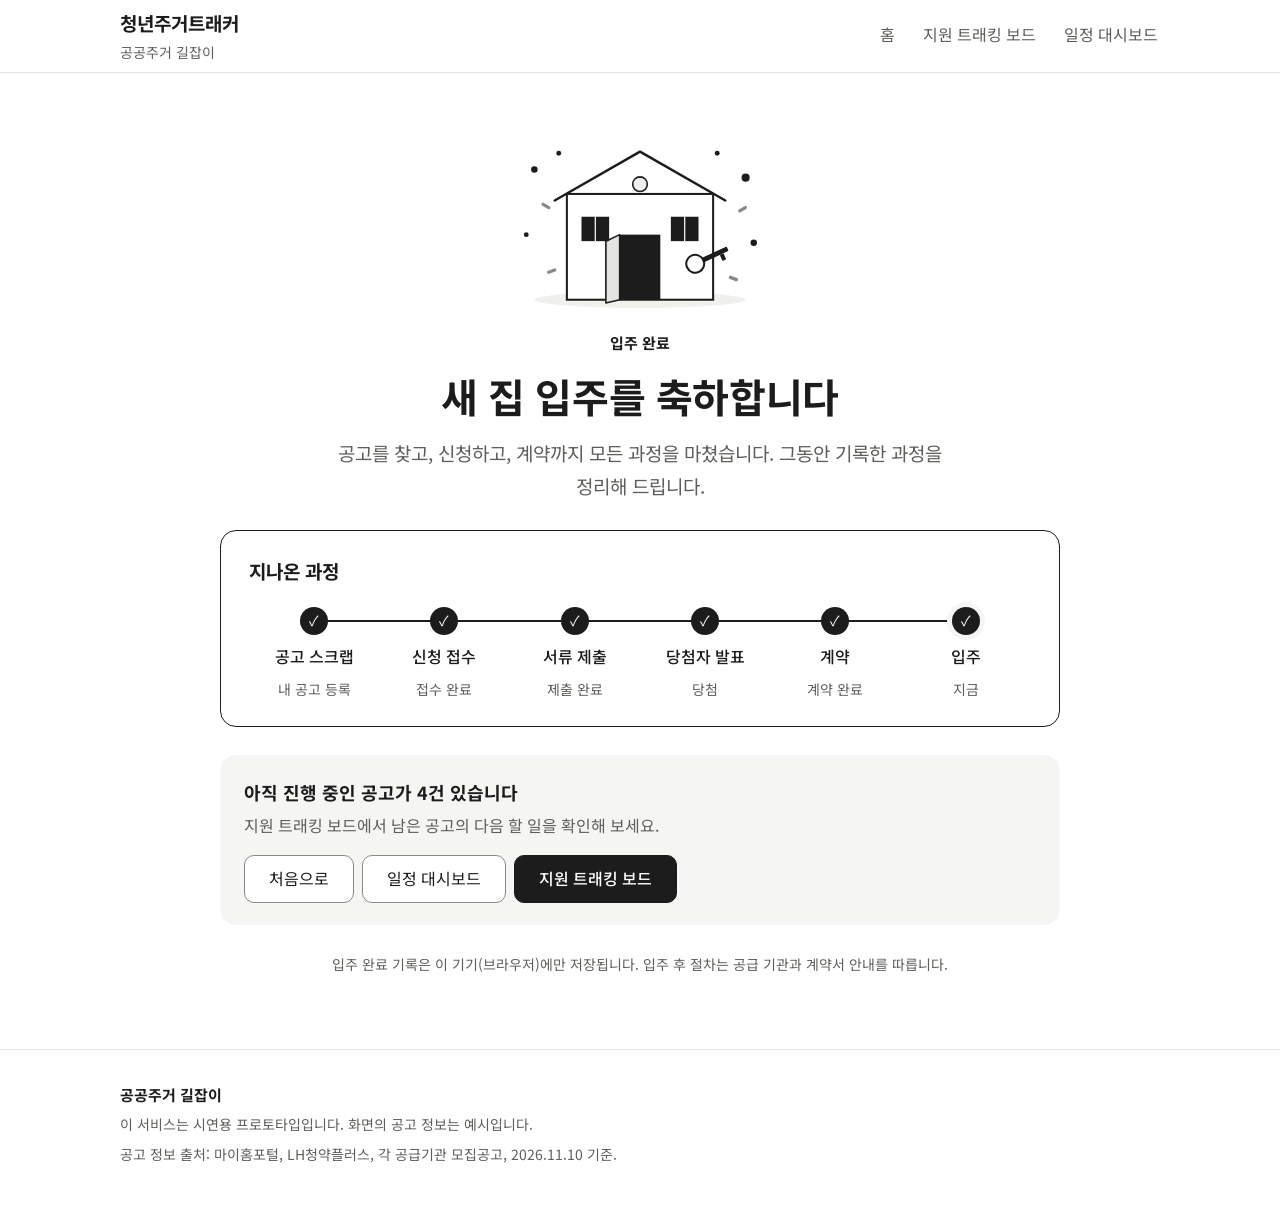
<file: 01-landing-outro/outro.html>
<!doctype html>
<html lang="ko">
<head>
<meta charset="utf-8">
<meta name="viewport" content="width=device-width, initial-scale=1">
<title>입주 완료 | 공공주거 길잡이</title>
<link rel="stylesheet" href="../shared/style.css">
<link rel="stylesheet" href="landing.css">
</head>
<body>
<div class="page">

<header class="topbar">
<div class="wrap">
<a class="brand" href="index.html"><strong>청년주거트래커</strong><span>공공주거 길잡이</span></a>
<nav class="topnav" aria-label="아웃 페이지 메뉴">
<a href="index.html">홈</a>
<a href="../05-housing-tracker/index.html">지원 트래킹 보드</a>
<a href="../04-schedule-calendar/index.html">일정 대시보드</a>
</nav>
</div>
</header>

<main class="outro">
<div class="wrap">

<section class="done-head">
<img class="done-art" src="assets/outro-home.svg" alt="" width="320" height="220">
<span class="eyebrow">입주 완료</span>
<h1>새 집 입주를 축하합니다</h1>
<p id="doneText">공고를 찾고, 신청하고, 계약까지 모든 과정을 마쳤습니다. 그동안 기록한 과정을 정리해 드립니다.</p>
</section>

<section class="journey" aria-label="지원 과정">
<h2>지나온 과정</h2>
<ol>
<li><span class="dot" aria-hidden="true">✓</span><b>공고 스크랩</b><span>내 공고 등록</span></li>
<li><span class="dot" aria-hidden="true">✓</span><b>신청 접수</b><span id="applyPeriod">접수 완료</span></li>
<li><span class="dot" aria-hidden="true">✓</span><b>서류 제출</b><span>제출 완료</span></li>
<li><span class="dot" aria-hidden="true">✓</span><b>당첨자 발표</b><span>당첨</span></li>
<li><span class="dot" aria-hidden="true">✓</span><b>계약</b><span>계약 완료</span></li>
<li class="last"><span class="dot" aria-hidden="true">✓</span><b>입주</b><span>지금</span></li>
</ol>
</section>

<section class="box" id="noticeBox" aria-label="입주한 공고">
<h2>입주한 공고</h2>
<dl class="info-list" id="noticeInfo"></dl>
</section>

<section class="next" aria-label="다음 할 일">
<div>
<strong id="nextTitle">다른 공고도 계속 챙길 수 있습니다</strong>
<span id="nextText">일정 대시보드에서 새로운 공고를 확인해 보세요.</span>
</div>
<div class="next-btns">
<a class="btn" href="index.html">처음으로</a>
<a class="btn" href="../04-schedule-calendar/index.html">일정 대시보드</a>
<a class="btn btn-primary" href="../05-housing-tracker/index.html">지원 트래킹 보드</a>
</div>
</section>

<p class="outro-note">입주 완료 기록은 이 기기(브라우저)에만 저장됩니다. 입주 후 절차는 공급 기관과 계약서 안내를 따릅니다.</p>
</div>
</main>

<footer class="footer">
<div class="wrap">
<strong>공공주거 길잡이</strong>
<span>이 서비스는 시연용 프로토타입입니다. 화면의 공고 정보는 예시입니다.</span>
<span id="source"></span>
</div>
</footer>
</div>

<script src="../shared/sample-data.js"></script>
<script src="outro.js"></script>
</body>
</html>
</file>
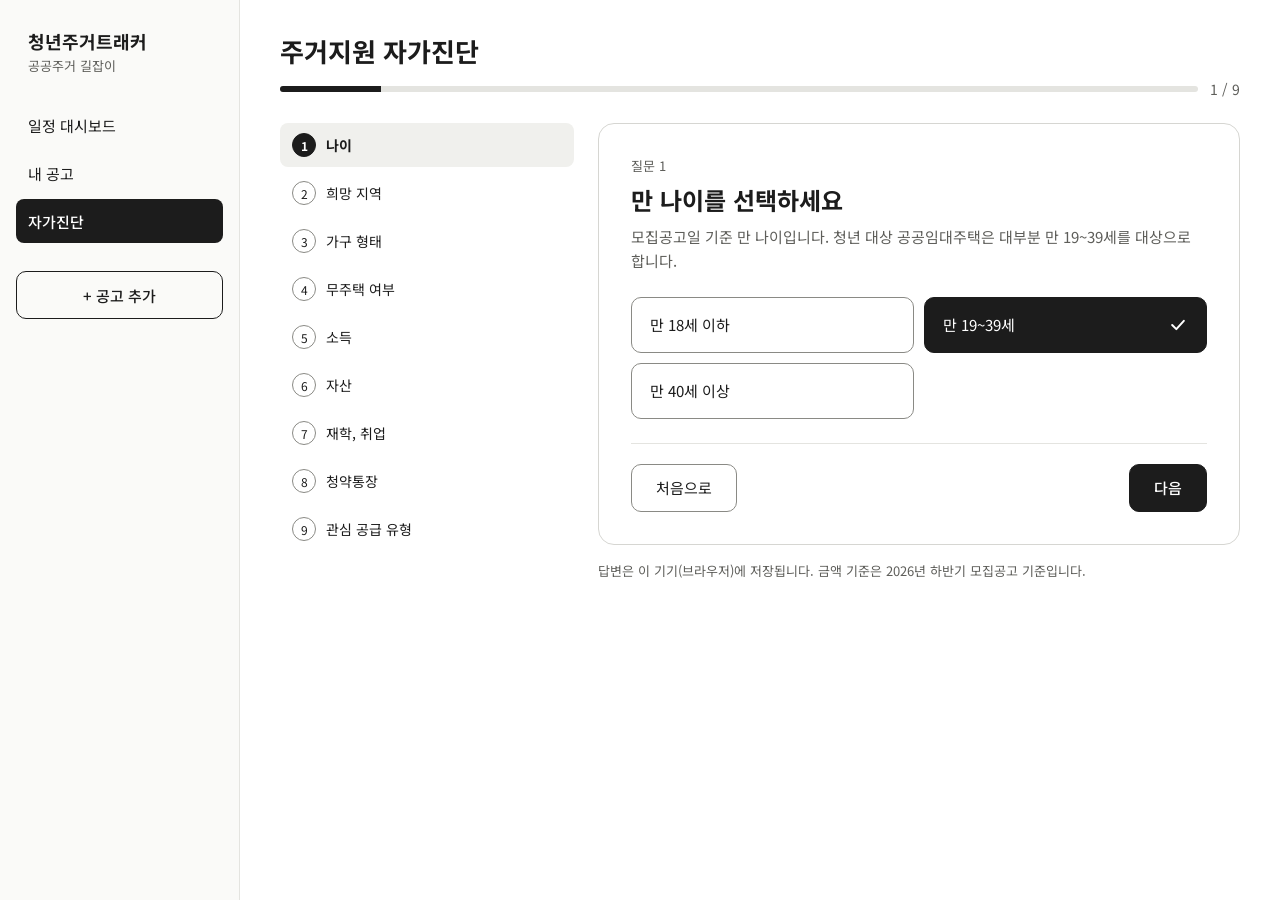
<file: 02-self-diagnosis/question.html>
<!doctype html>
<html lang="ko">
<head>
<meta charset="utf-8">
<meta name="viewport" content="width=device-width, initial-scale=1">
<title>자가진단 질문 | 공공주거 길잡이</title>
<link rel="stylesheet" href="../shared/style.css">
<link rel="stylesheet" href="diagnosis.css">
</head>
<body>
<div class="layout">
<aside class="gnb">
<div class="gnb-brand"><strong>청년주거트래커</strong><span>공공주거 길잡이</span></div>
<nav class="gnb-nav">
<a href="../04-schedule-calendar/index.html">일정 대시보드</a>
<a href="../05-housing-tracker/index.html">내 공고</a>
<a href="../02-self-diagnosis/index.html" aria-current="page">자가진단</a>
</nav>
<a class="gnb-add" href="../03-notice-summary/index.html">+ 공고 추가</a>
</aside>
<main class="layout-main">
<div class="qwrap">
<div class="qtop">
<h1>주거지원 자가진단</h1>
<div class="progress"><div class="progress-bar"><div id="bar"></div></div><span id="stepLabel"></span></div>
</div>
<div class="qbody">
<ol class="steps" id="steps"></ol>
<div class="qcol">
<div class="qcard">
<div class="qhead"><span id="qMeta"></span><h2 id="qTitle"></h2><p id="qHelp"></p></div>
<div class="term" id="term" hidden><strong id="termTitle"></strong><span id="termDesc"></span></div>
<div class="options" id="options"></div>
<div class="qnav">
<a class="btn" id="btnFirst" href="index.html">처음으로</a>
<button class="btn" id="btnPrev" type="button">이전</button>
<button class="btn btn-primary" id="btnNext" type="button">다음</button>
<a class="btn btn-primary" id="btnResult" href="result.html">결과 보기</a>
</div>
</div>
<p class="diag-note">답변은 이 기기(브라우저)에 저장됩니다. 금액 기준은 2026년 하반기 모집공고 기준입니다.</p>
</div>
</div>
</div>
</main>
</div>
<script>
const Q = [
  { short: '나이', title: '만 나이를 선택하세요', help: '모집공고일 기준 만 나이입니다. 청년 대상 공공임대주택은 대부분 만 19~39세를 대상으로 합니다.', opts: ['만 18세 이하', '만 19~39세', '만 40세 이상'] },
  { short: '희망 지역', title: '입주를 희망하는 지역을 선택하세요', help: '선택한 지역의 공고를 먼저 보여드립니다. 다른 지역 공고는 구분해서 함께 안내합니다.', opts: ['서울', '경기', '인천', '그 외 광역시, 세종', '그 밖의 지역', '지역 무관'] },
  { short: '가구 형태', title: '혼인 여부와 가구 형태를 선택하세요', help: '청년 공급은 대부분 미혼을 대상으로 하며, 신혼부부는 별도 공급 유형으로 신청합니다.', opts: ['미혼, 1인 가구', '미혼, 부모님 등과 함께 거주', '신혼부부, 예비신혼부부', '그 외'] },
  { short: '무주택 여부', title: '주택 소유 현황을 선택하세요', help: '공고에 따라 본인만 무주택이면 되는 경우와 세대원 전원이 무주택이어야 하는 경우가 있습니다.', term: '무주택세대구성원', termDesc: '세대주와 세대원 전원이 주택을 소유하지 않은 세대의 구성원을 말합니다. 분양권과 입주권도 주택 소유로 보는 경우가 있습니다.', opts: ['본인과 세대원 모두 무주택', '본인은 무주택, 세대원 중 주택 소유자 있음', '본인이 주택을 소유하고 있음', '잘 모르겠습니다'] },
  { short: '소득', title: '세전 월평균소득을 선택하세요', help: '1인 가구 기준 금액입니다. 세대원과 단독세대주는 본인 소득, 세대주는 세대 합산 소득을 기준으로 하는 공고가 많습니다.', term: '도시근로자 가구원수별 월평균소득', termDesc: '공공주택 소득 기준의 기준값입니다. 1인 가구 100%는 월 381만 3,363원, 120%는 월 457만 6,036원입니다.', opts: ['월 381만원 이하 (기준 100% 이하)', '월 381만원 초과 ~ 458만원 이하 (120% 이하)', '월 458만원 초과', '잘 모르겠습니다'] },
  { short: '자산', title: '세대 총자산을 선택하세요', help: '부동산, 예금, 자동차 등을 모두 합산한 금액입니다. 자동차는 차량가액 4,542만원 이하 기준이 별도로 적용됩니다.', opts: ['2억 5,100만원 이하', '2억 5,100만원 초과 ~ 3억 4,500만원 이하', '3억 4,500만원 초과', '잘 모르겠습니다'] },
  { short: '재학, 취업', title: '현재 상태를 선택하세요', help: '대학생, 취업준비생, 사회초년생 대상 공급을 구분하는 데 사용합니다.', opts: ['대학생', '취업준비생', '직장인, 사회초년생', '그 외'] },
  { short: '청약통장', title: '주택청약종합저축에 가입되어 있나요?', help: '행복주택 등 일부 공고는 입주 전까지 청약통장 가입이 필요합니다.', opts: ['가입되어 있습니다', '가입되어 있지 않습니다', '잘 모르겠습니다'] },
  { short: '관심 공급 유형', title: '관심 있는 공급 유형을 모두 선택하세요', help: '복수 선택할 수 있습니다. 선택한 유형의 공고만 추천합니다.', opts: ['행복주택', '청년 매입임대', '청년 전세임대', '청년안심주택', '잘 모르겠습니다 (전체 보기)'], multi: true }
];
const N = Q.length;
// 시연용 예시 사용자 답변 (shared/sample-data.js의 user와 같은 값)
const PERSONA = [1, 1, 0, 0, 0, 0, 2, 2, [0, 1]];
// 주소 뒤 ?q=5 처럼 문항 번호를 붙이면 해당 문항부터 엽니다. 그 앞 문항은 예시 답변으로 채웁니다.
const qParam = parseInt(new URLSearchParams(location.search).get('q'), 10);
let i = Number.isInteger(qParam) ? Math.min(N, Math.max(1, qParam)) - 1 : 0;
const picks = {};
PERSONA.forEach((v, k) => { if (k <= i) picks[k] = Array.isArray(v) ? v.slice() : v; });

const $ = (id) => document.getElementById(id);
const CHECK = '<svg width="20" height="20" viewBox="0 0 24 24" fill="none" stroke="#FFFFFF" stroke-width="2.4" stroke-linecap="round" stroke-linejoin="round" aria-hidden="true"><path d="m5 12 5 5 9-10"/></svg>';
const answered = (k) => Array.isArray(picks[k]) ? picks[k].length > 0 : picks[k] !== undefined;

function render() {
  const q = Q[i];
  $('bar').style.width = Math.round((i + 1) / N * 100) + '%';
  $('stepLabel').textContent = (i + 1) + ' / ' + N;
  $('steps').innerHTML = Q.map((x, k) =>
    `<li><button type="button" data-k="${k}" ${k === i ? 'aria-current="step"' : ''}><span class="num">${k + 1}</span><span class="label">${x.short}</span>${answered(k) && k !== i ? '<span class="done">완료</span>' : ''}</button></li>`).join('');
  $('qMeta').textContent = '질문 ' + (i + 1) + (q.multi ? ', 복수 선택' : '');
  $('qTitle').textContent = q.title;
  $('qHelp').textContent = q.help;
  $('term').hidden = !q.term;
  if (q.term) { $('termTitle').textContent = '용어 설명: ' + q.term; $('termDesc').textContent = q.termDesc; }
  $('options').innerHTML = q.opts.map((label, k) => {
    const on = q.multi ? (picks[i] || []).includes(k) : picks[i] === k;
    return `<button type="button" data-k="${k}" aria-pressed="${on}"><span>${label}</span>${on ? CHECK : ''}</button>`;
  }).join('');
  $('btnFirst').hidden = i !== 0;
  $('btnPrev').hidden = i === 0;
  $('btnNext').hidden = i === N - 1;
  $('btnResult').hidden = i !== N - 1;
}
$('steps').addEventListener('click', (e) => { const b = e.target.closest('button'); if (b) { i = +b.dataset.k; render(); } });
$('options').addEventListener('click', (e) => {
  const b = e.target.closest('button'); if (!b) return;
  const k = +b.dataset.k;
  if (Q[i].multi) { const cur = picks[i] || []; picks[i] = cur.includes(k) ? cur.filter((x) => x !== k) : cur.concat(k); }
  else picks[i] = k;
  render();
});
$('btnPrev').addEventListener('click', () => { i = Math.max(0, i - 1); render(); });
$('btnNext').addEventListener('click', () => { i = Math.min(N - 1, i + 1); render(); });
render();
</script>
</body>
</html>
</file>
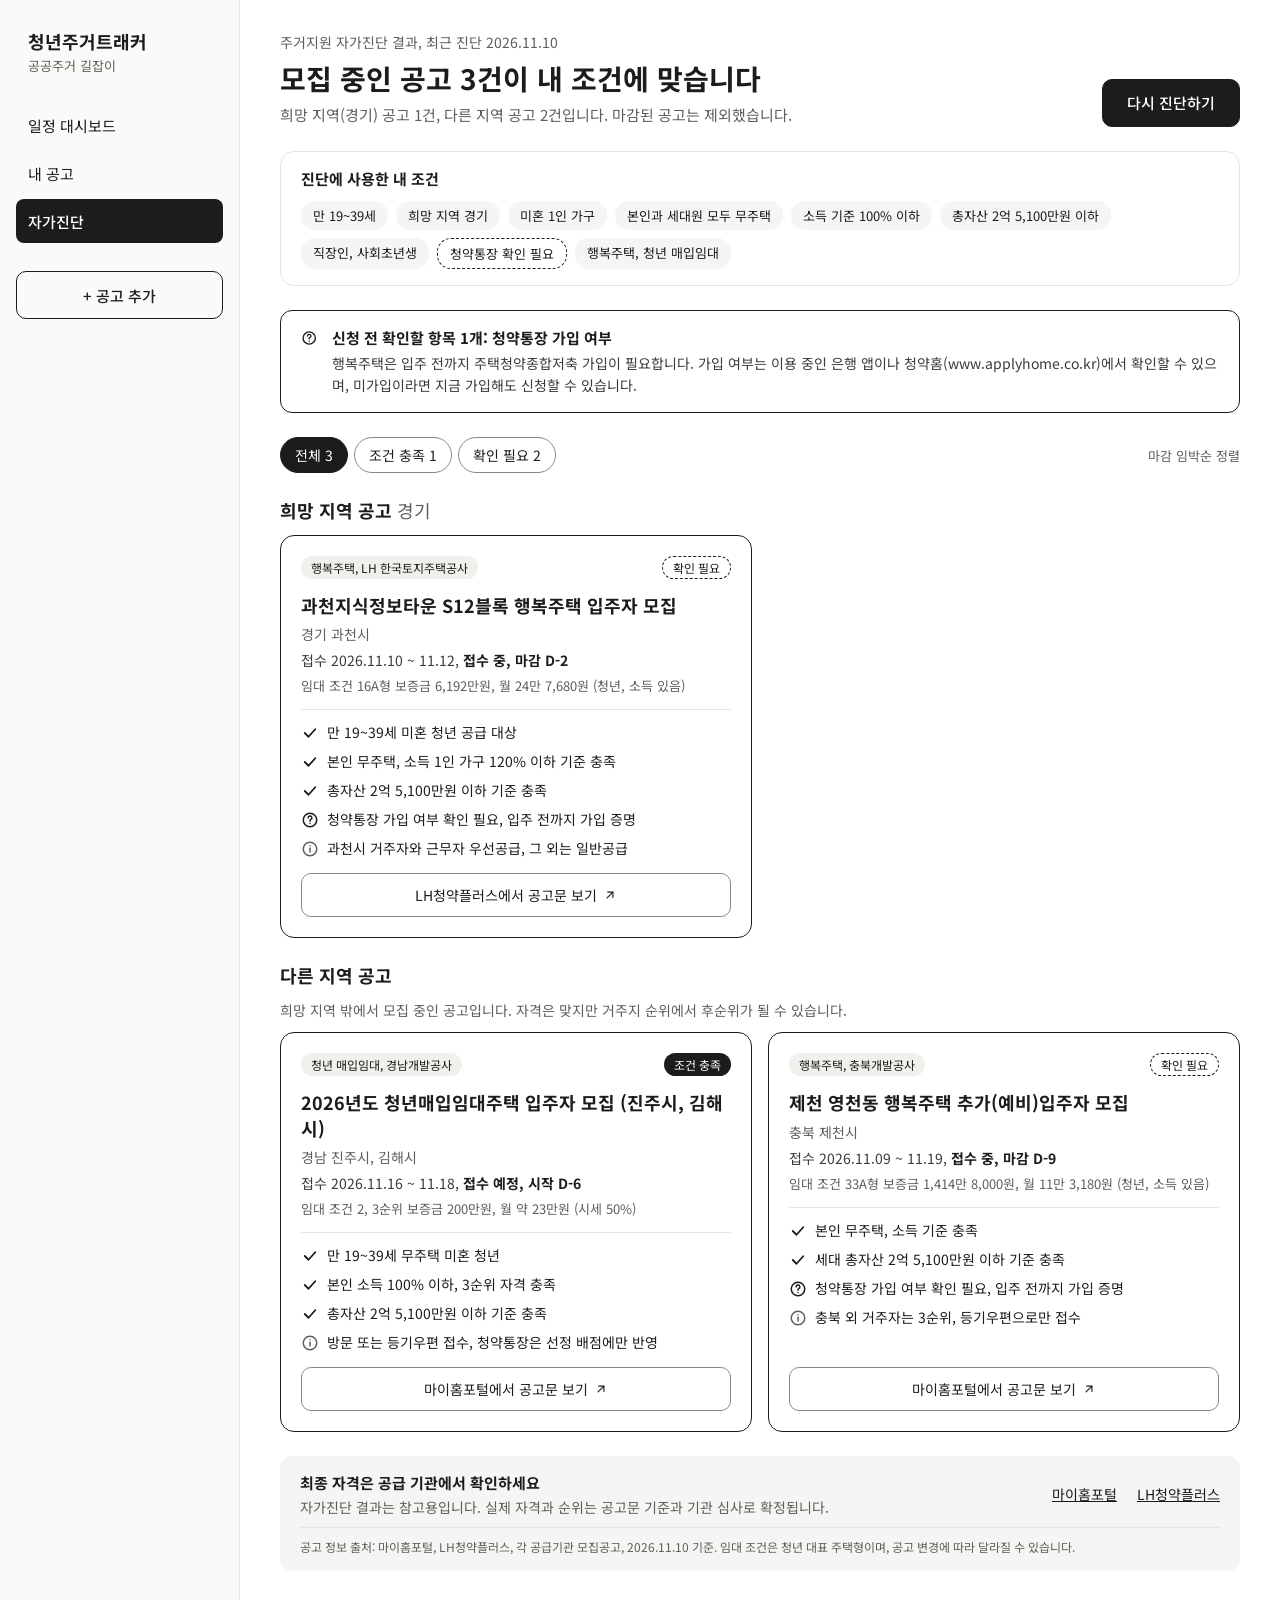
<file: 02-self-diagnosis/result.html>
<!doctype html>
<html lang="ko">
<head>
<meta charset="utf-8">
<meta name="viewport" content="width=device-width, initial-scale=1">
<title>자가진단 결과 | 공공주거 길잡이</title>
<link rel="stylesheet" href="../shared/style.css">
<link rel="stylesheet" href="diagnosis.css">
</head>
<body>
<div class="layout">
<aside class="gnb">
<div class="gnb-brand"><strong>청년주거트래커</strong><span>공공주거 길잡이</span></div>
<nav class="gnb-nav">
<a href="../04-schedule-calendar/index.html">일정 대시보드</a>
<a href="../05-housing-tracker/index.html">내 공고</a>
<a href="../02-self-diagnosis/index.html" aria-current="page">자가진단</a>
</nav>
<a class="gnb-add" href="../03-notice-summary/index.html">+ 공고 추가</a>
</aside>
<main class="layout-main">
<div class="layout-content result">

<div class="rhead">
<div>
<span>주거지원 자가진단 결과, 최근 진단 <span id="today"></span></span>
<h1 id="title"></h1>
<p id="subtitle"></p>
</div>
<a class="btn btn-primary" href="question.html">다시 진단하기</a>
</div>

<section class="conds">
<h2>진단에 사용한 내 조건</h2>
<ul id="conds"></ul>
</section>

<div id="hasResult">
<div class="result">
<section class="notice-box">
<svg width="22" height="22" viewBox="0 0 24 24" fill="none" stroke="#1C1C1C" stroke-width="2" stroke-linecap="round" stroke-linejoin="round" aria-hidden="true"><circle cx="12" cy="12" r="9"/><path d="M9.5 9.2a2.5 2.5 0 1 1 3.4 2.3c-.6.3-.9.8-.9 1.4v.6"/><path d="M12 16.8h.01"/></svg>
<div>
<strong>신청 전 확인할 항목 1개: 청약통장 가입 여부</strong>
<span>행복주택은 입주 전까지 주택청약종합저축 가입이 필요합니다. 가입 여부는 이용 중인 은행 앱이나 청약홈(www.applyhome.co.kr)에서 확인할 수 있으며, 미가입이라면 지금 가입해도 신청할 수 있습니다.</span>
</div>
</section>

<div class="toolbar">
<div class="filters" id="filters" role="group" aria-label="결과 필터"></div>
<span>마감 임박순 정렬</span>
</div>

<section class="group">
<h2>희망 지역 공고 <small id="regionLabel"></small></h2>
<div class="cards" id="inCards"></div>
</section>

<section class="group">
<h2>다른 지역 공고</h2>
<p>희망 지역 밖에서 모집 중인 공고입니다. 자격은 맞지만 거주지 순위에서 후순위가 될 수 있습니다.</p>
<div class="cards" id="outCards"></div>
</section>
</div>
</div>

<section class="empty" id="noResult" hidden>
<strong>희망 지역과 관심 공급 유형에 맞는 모집 중 공고가 없습니다</strong>
<p>희망 지역을 ‘지역 무관’으로 바꾸거나 관심 공급 유형을 늘리면 더 많은 공고를 확인할 수 있습니다. 공공주택 공고는 수시로 올라오므로 다음 달에 다시 진단해 보세요.</p>
<div style="display: flex; gap: 8px; margin-top: 6px">
<a class="btn btn-primary" href="question.html">조건 수정하기</a>
<a class="btn" href="https://www.myhome.go.kr">마이홈포털에서 전체 공고 보기</a>
</div>
</section>

<div class="foot">
<div class="foot-row">
<div>
<strong>최종 자격은 공급 기관에서 확인하세요</strong>
<span>자가진단 결과는 참고용입니다. 실제 자격과 순위는 공고문 기준과 기관 심사로 확정됩니다.</span>
</div>
<div class="foot-links"><a href="https://www.myhome.go.kr">마이홈포털</a><a href="https://apply.lh.or.kr">LH청약플러스</a></div>
</div>
<span class="foot-src" id="source"></span>
</div>

</div>
</main>
</div>
<script src="../shared/sample-data.js"></script>
<script>
// 공고 이름, 일정, 임대 조건, 링크는 shared/sample-data.js 값을 사용합니다.
// 아래는 자가진단 결과에만 쓰는 판정 정보입니다.
const JUDGE = {
  'gwacheon-s12': { inRegion: true, fit: 'check', reasons: [
    ['ok', '만 19~39세 미혼 청년 공급 대상'],
    ['ok', '본인 무주택, 소득 1인 가구 120% 이하 기준 충족'],
    ['ok', '총자산 2억 5,100만원 이하 기준 충족'],
    ['check', '청약통장 가입 여부 확인 필요, 입주 전까지 가입 증명'],
    ['info', '과천시 거주자와 근무자 우선공급, 그 외는 일반공급']] },
  'jecheon-yeongcheon': { inRegion: false, fit: 'check', reasons: [
    ['ok', '본인 무주택, 소득 기준 충족'],
    ['ok', '세대 총자산 2억 5,100만원 이하 기준 충족'],
    ['check', '청약통장 가입 여부 확인 필요, 입주 전까지 가입 증명'],
    ['info', '충북 외 거주자는 3순위, 등기우편으로만 접수']] },
  'gyeongnam-youth-2026': { inRegion: false, fit: 'ok', reasons: [
    ['ok', '만 19~39세 무주택 미혼 청년'],
    ['ok', '본인 소득 100% 이하, 3순위 자격 충족'],
    ['ok', '총자산 2억 5,100만원 이하 기준 충족'],
    ['info', '방문 또는 등기우편 접수, 청약통장은 선정 배점에만 반영']] }
};
const ICON = {
  ok: '<svg width="18" height="18" viewBox="0 0 24 24" fill="none" stroke="#1C1C1C" stroke-width="2.4" stroke-linecap="round" stroke-linejoin="round" role="img" aria-label="충족"><path d="m5 12 5 5 9-10"/></svg>',
  check: '<svg width="18" height="18" viewBox="0 0 24 24" fill="none" stroke="#1C1C1C" stroke-width="2" stroke-linecap="round" stroke-linejoin="round" role="img" aria-label="확인 필요"><circle cx="12" cy="12" r="9"/><path d="M9.5 9.2a2.5 2.5 0 1 1 3.4 2.3c-.6.3-.9.8-.9 1.4v.6"/><path d="M12 16.8h.01"/></svg>',
  info: '<svg width="18" height="18" viewBox="0 0 24 24" fill="none" stroke="#5E5E5A" stroke-width="2" stroke-linecap="round" stroke-linejoin="round" role="img" aria-label="참고"><circle cx="12" cy="12" r="9"/><path d="M12 11v5"/><path d="M12 7.5h.01"/></svg>'
};
const EXT = '<svg width="14" height="14" viewBox="0 0 24 24" fill="none" stroke="currentColor" stroke-width="2" stroke-linecap="round" stroke-linejoin="round" aria-hidden="true"><path d="M7 17 17 7"/><path d="M8 7h9v9"/></svg>';

const S = window.SAMPLE;
const $ = (id) => document.getElementById(id);
const today = new Date(S.today);
const days = (d) => Math.round((new Date(d) - today) / 86400000);
const md = (d) => d.slice(5).replace('-', '.');
const fmt = (d) => d.replace(/-/g, '.');

const notices = S.notices.map((n) => {
  const toStart = days(n.apply.start), toEnd = days(n.apply.end);
  const status = toStart > 0 ? '접수 예정, 시작 D-' + toStart : '접수 중, 마감 D-' + toEnd;
  const sortKey = toStart > 0 ? toStart : toEnd;
  return Object.assign({}, n, JUDGE[n.id], { status, sortKey });
}).sort((a, b) => a.sortKey - b.sortKey);

const state = new URLSearchParams(location.search).get('state');
const isEmpty = state === 'empty';
let filter = 'all';

$('today').textContent = fmt(S.today);
const u = S.user;
$('conds').innerHTML = [u.age, '희망 지역 ' + u.region, u.household, u.homeless, '소득 기준 100% 이하', '총자산 ' + u.asset, u.job]
  .map((t) => `<li>${t}</li>`).join('') + '<li class="check">청약통장 확인 필요</li>' + `<li>${u.interest.join(', ')}</li>`;
$('regionLabel').textContent = u.region;
$('source').textContent = '공고 정보 출처: 마이홈포털, LH청약플러스, 각 공급기관 모집공고, ' + fmt(S.today) + ' 기준. 임대 조건은 청년 대표 주택형이며, 공고 변경에 따라 달라질 수 있습니다.';

function card(n) {
  const badge = n.fit === 'ok' ? '<span class="badge-ok">조건 충족</span>' : '<span class="badge-check">확인 필요</span>';
  const site = n.link.includes('lh.or.kr') ? 'LH청약플러스' : '마이홈포털';
  return `<article class="card">
<div class="card-top"><span class="tag">${n.type}, ${n.org}</span>${badge}</div>
<div class="card-info">
<h3>${n.name}</h3>
<span>${n.region}</span>
<span class="period">접수 ${fmt(n.apply.start)} ~ ${md(n.apply.end)}, <strong>${n.status}</strong></span>
<span class="rent">임대 조건 ${n.rent}</span>
</div>
<ul class="reasons">${n.reasons.map((r) => `<li>${ICON[r[0]]}<span>${r[1]}</span></li>`).join('')}</ul>
<a class="btn" href="${n.link}">${site}에서 공고문 보기 ${EXT}</a>
</article>`;
}
function render() {
  $('hasResult').hidden = isEmpty;
  $('noResult').hidden = !isEmpty;
  if (isEmpty) {
    $('title').textContent = '지금 모집 중인 공고 가운데 맞는 공고가 없습니다';
    $('subtitle').textContent = '새 공고가 올라오면 다시 진단해 보세요. 조건을 넓히면 더 많은 공고를 확인할 수 있습니다.';
    return;
  }
  const inN = notices.filter((n) => n.inRegion), outN = notices.filter((n) => !n.inRegion);
  $('title').textContent = '모집 중인 공고 ' + notices.length + '건이 내 조건에 맞습니다';
  $('subtitle').textContent = '희망 지역(' + u.region + ') 공고 ' + inN.length + '건, 다른 지역 공고 ' + outN.length + '건입니다. 마감된 공고는 제외했습니다.';
  const okN = notices.filter((n) => n.fit === 'ok').length;
  $('filters').innerHTML = [['all', '전체 ' + notices.length], ['ok', '조건 충족 ' + okN], ['check', '확인 필요 ' + (notices.length - okN)]]
    .map(([k, l]) => `<button type="button" data-f="${k}" aria-pressed="${filter === k}">${l}</button>`).join('');
  const pass = (n) => filter === 'all' || n.fit === filter;
  const empty = '<p class="empty-box">선택한 필터에 해당하는 공고가 없습니다.</p>';
  const a = inN.filter(pass), b = outN.filter(pass);
  $('inCards').innerHTML = a.length ? a.map(card).join('') : empty;
  $('outCards').innerHTML = b.length ? b.map(card).join('') : empty;
}
$('filters').addEventListener('click', (e) => { const b = e.target.closest('button'); if (b) { filter = b.dataset.f; render(); } });
render();
</script>
</body>
</html>
</file>
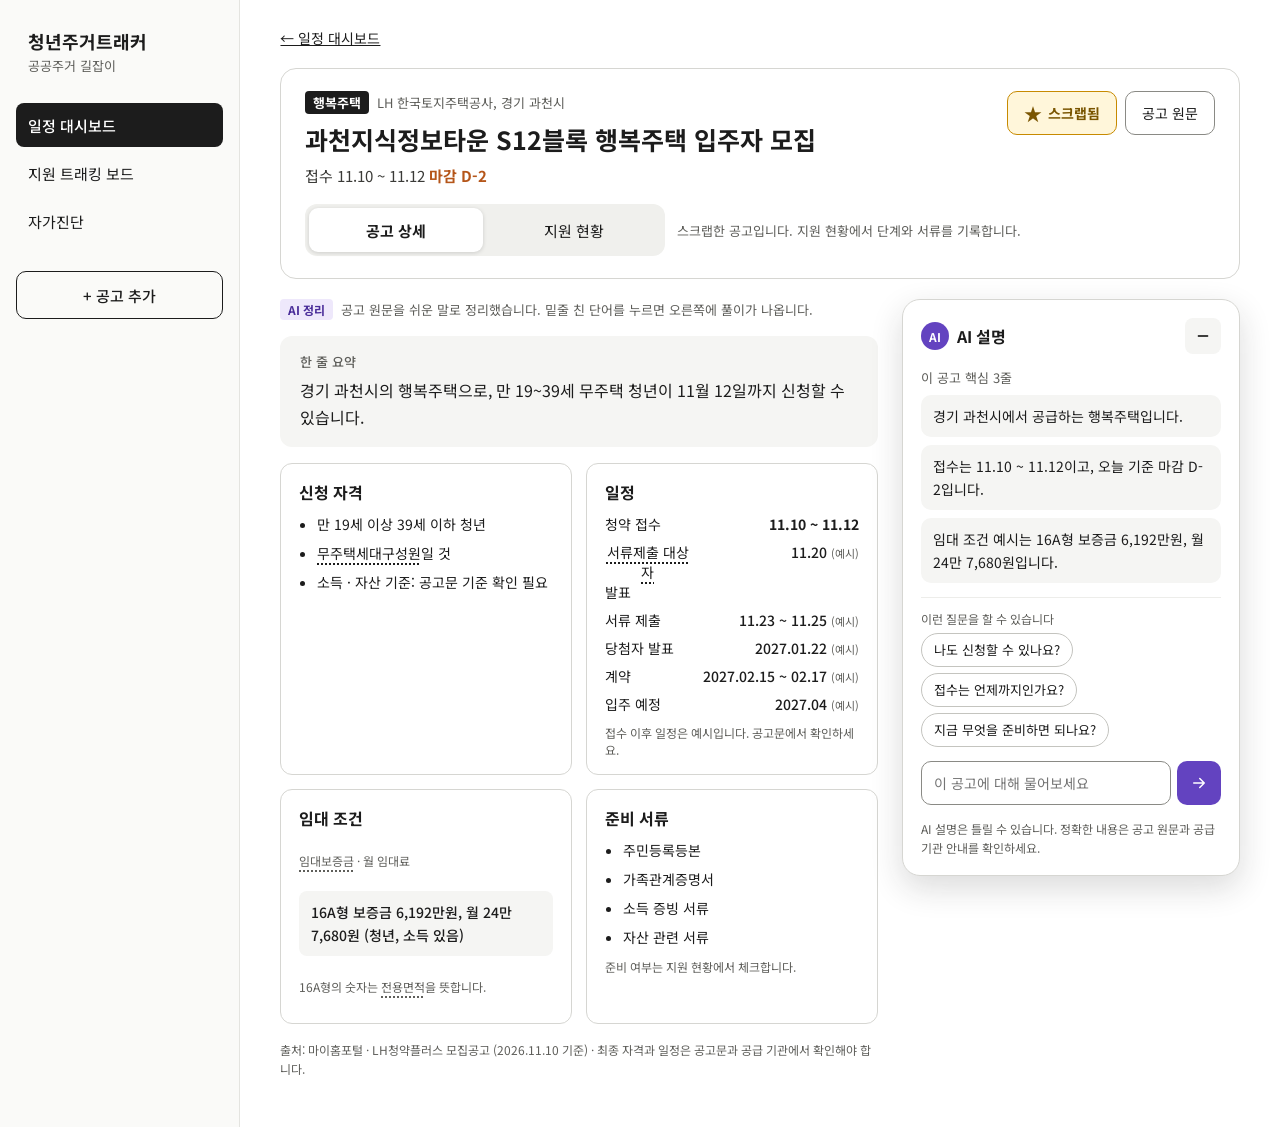
<file: 03-notice-summary/notice-detail.html>
<!doctype html>
<html lang="ko">
<head>
<meta charset="utf-8">
<meta name="viewport" content="width=device-width, initial-scale=1">
<title>공고 상세 | 공공주거 길잡이</title>
<link rel="stylesheet" href="../shared/style.css">
<link rel="stylesheet" href="notice.css">
</head>
<body>
<div class="layout">
<aside class="gnb">
<div class="gnb-brand"><strong>청년주거트래커</strong><span>공공주거 길잡이</span></div>
<nav class="gnb-nav">
<a href="../04-schedule-calendar/index.html" aria-current="page">일정 대시보드</a>
<a href="../05-housing-tracker/index.html">지원 트래킹 보드</a>
<a href="../02-self-diagnosis/index.html">자가진단</a>
</nav>
<a class="gnb-add" href="../03-notice-summary/index.html">+ 공고 추가</a>
</aside>

<main class="layout-main ns-main">
<div class="ns-wrap">
<a class="ns-back" id="back" href="../04-schedule-calendar/index.html">← 일정 대시보드</a>

<section class="nh" aria-label="공고 정보">
<div class="nh-top">
<div class="nh-info">
<span class="nh-meta"><span class="nh-type" id="type"></span><span id="orgRegion"></span></span>
<h1 id="name"></h1>
<span class="nh-period">접수 <span id="apply"></span> <strong id="dday"></strong></span>
</div>
<div class="nh-actions">
<button type="button" class="btn scrap-btn" id="scrapBtn" aria-pressed="false"><span aria-hidden="true" id="scrapIcon">☆</span><b id="scrapLabel">스크랩</b></button>
<a class="btn" id="origin" href="#" target="_blank" rel="noopener">공고 원문</a>
</div>
</div>
<div class="seg-row">
<nav class="seg" aria-label="공고 보기 전환">
<a aria-current="page" href="#">공고 상세</a>
<a id="segOpen" href="#">지원 현황</a>
<button type="button" class="seg-locked" id="segLocked" aria-describedby="segHint"><svg width="14" height="14" viewBox="0 0 24 24" fill="none" stroke="currentColor" stroke-width="2" stroke-linecap="round" aria-hidden="true"><rect x="5" y="11" width="14" height="10" rx="2"/><path d="M8 11V8a4 4 0 0 1 8 0v3"/></svg>지원 현황</button>
</nav>
<span class="seg-hint" id="segHint"></span>
</div>
</section>

<div class="ns-cols">
<div class="ns-col-main" id="content">
<div class="ai-flag"><span class="ai-badge">AI 정리</span>공고 원문을 쉬운 말로 정리했습니다. 밑줄 친 단어를 누르면 오른쪽에 풀이가 나옵니다.</div>
<section class="summary">
<h2>한 줄 요약</h2>
<p id="summary"></p>
</section>
<div class="cards">
<section class="card">
<h2>신청 자격</h2>
<ul id="elig"></ul>
</section>
<section class="card">
<h2>일정</h2>
<dl id="schedule"></dl>
<span class="sub" id="scheduleNote">접수 이후 일정은 예시입니다. 공고문에서 확인하세요.</span>
</section>
<section class="card">
<h2>임대 조건</h2>
<p class="sub">임대보증금 · 월 임대료</p>
<p class="rent" id="rent"></p>
<p class="sub" id="areaNote"></p>
</section>
<section class="card">
<h2>준비 서류</h2>
<ul id="docs"></ul>
<span class="sub">준비 여부는 지원 현황에서 체크합니다.</span>
</section>
</div>
<p class="ns-note" id="source"></p>
</div>
<div class="ns-col-side"><div class="ai-panel-wrap" id="aiPanel"></div></div>
</div>
</div>
</main>
</div>

<div class="dialog-bg" id="dialog" hidden>
<section class="dialog" role="dialog" aria-modal="true" aria-labelledby="dialogTitle">
<h2 id="dialogTitle">스크랩을 해제할까요?</h2>
<p>이 공고가 일정 대시보드와 지원 트래킹 보드에서 빠지고, 지금까지 기록한 지원 현황이 삭제됩니다.</p>
<div class="dialog-actions">
<button type="button" class="btn" id="dialogCancel">취소</button>
<button type="button" class="btn btn-warn" id="dialogOk">해제하고 기록 삭제</button>
</div>
</section>
</div>

<script src="../shared/sample-data.js"></script>
<script src="notice-data.js"></script>
<script src="notice-common.js"></script>
<script src="ai-panel.js"></script>
<script src="notice-detail.js"></script>
</body>
</html>
</file>
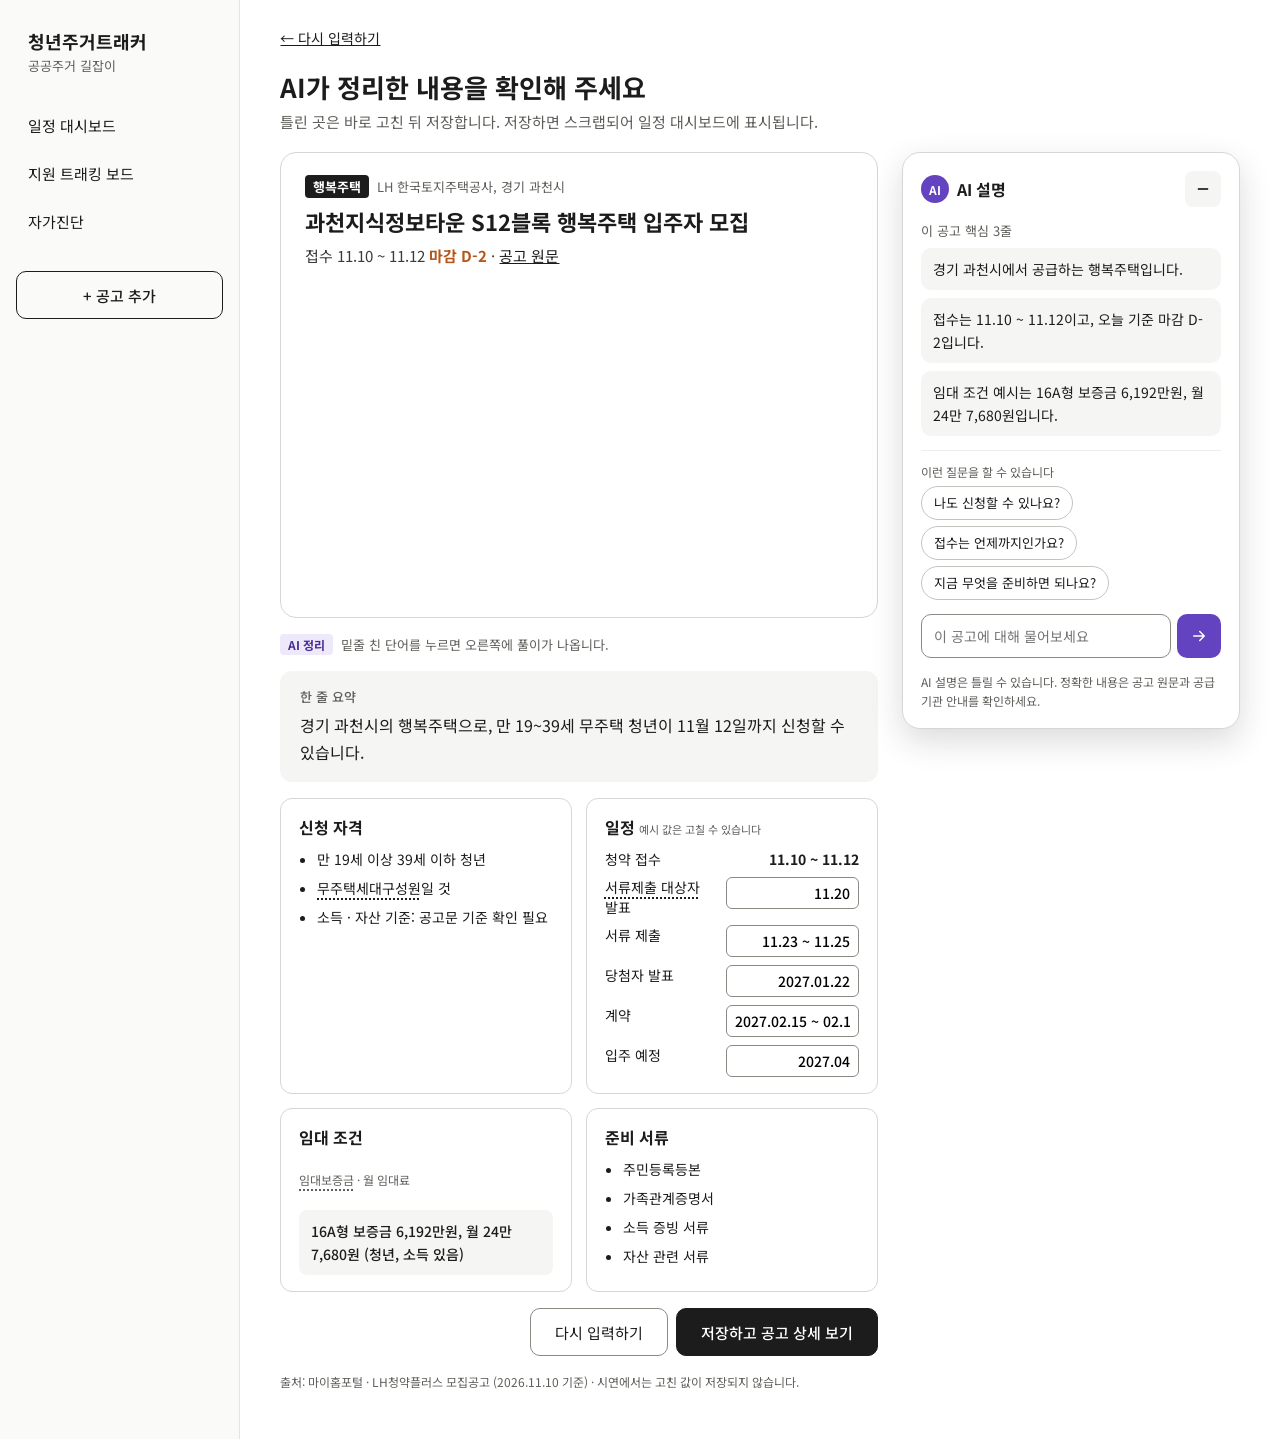
<file: 03-notice-summary/review.html>
<!doctype html>
<html lang="ko">
<head>
<meta charset="utf-8">
<meta name="viewport" content="width=device-width, initial-scale=1">
<title>AI 공고 카드 확인 | 공공주거 길잡이</title>
<link rel="stylesheet" href="../shared/style.css">
<link rel="stylesheet" href="notice.css">
</head>
<body>
<div class="layout">
<aside class="gnb">
<div class="gnb-brand"><strong>청년주거트래커</strong><span>공공주거 길잡이</span></div>
<nav class="gnb-nav">
<a href="../04-schedule-calendar/index.html">일정 대시보드</a>
<a href="../05-housing-tracker/index.html">지원 트래킹 보드</a>
<a href="../02-self-diagnosis/index.html">자가진단</a>
</nav>
<a class="gnb-add" href="../03-notice-summary/index.html" aria-current="page">+ 공고 추가</a>
</aside>

<main class="layout-main ns-main">
<div class="ns-wrap">
<a class="ns-back" href="index.html">← 다시 입력하기</a>
<div class="ns-page-title">
<h1>AI가 정리한 내용을 확인해 주세요</h1>
<p>틀린 곳은 바로 고친 뒤 저장합니다. 저장하면 스크랩되어 일정 대시보드에 표시됩니다.</p>
</div>

<div class="ns-cols">
<div class="ns-col-main" id="content">
<section class="nh" aria-label="공고 정보">
<div class="nh-info">
<span class="nh-meta"><span class="nh-type" id="type"></span><span id="orgRegion"></span></span>
<h2 id="name" style="margin: 0; font-size: 22px; font-weight: 700; line-height: 1.4"></h2>
<span class="nh-period">접수 <span id="apply"></span> <strong id="dday"></strong> · <a id="origin" href="#" target="_blank" rel="noopener">공고 원문</a></span>
</div>
</section>
<div class="ai-flag"><span class="ai-badge">AI 정리</span>밑줄 친 단어를 누르면 오른쪽에 풀이가 나옵니다.</div>
<section class="summary">
<h2>한 줄 요약</h2>
<p id="summary"></p>
</section>
<div class="cards">
<section class="card">
<h2>신청 자격</h2>
<ul id="elig"></ul>
</section>
<section class="card">
<h2>일정 <span class="example">예시 값은 고칠 수 있습니다</span></h2>
<dl id="schedule"></dl>
</section>
<section class="card">
<h2>임대 조건</h2>
<p class="sub">임대보증금 · 월 임대료</p>
<p class="rent" id="rent"></p>
</section>
<section class="card">
<h2>준비 서류</h2>
<ul id="docs"></ul>
</section>
</div>
<div class="save-bar">
<a class="btn" href="index.html">다시 입력하기</a>
<button type="button" class="btn btn-primary" id="save">저장하고 공고 상세 보기</button>
</div>
<p class="ns-note" id="source"></p>
</div>
<div class="ns-col-side"><div class="ai-panel-wrap" id="aiPanel"></div></div>
</div>
</div>
</main>
</div>

<script src="../shared/sample-data.js"></script>
<script src="notice-data.js"></script>
<script src="notice-common.js"></script>
<script src="ai-panel.js"></script>
<script>
(function () {
  const { esc, params, notice, setScrap, underlineTerms } = window.NOTICE;
  const AI = window.NOTICE_AI;
  const $ = (id) => document.getElementById(id);
  const n = notice(params().id);

  $('type').textContent = n.type;
  $('orgRegion').textContent = n.org + ', ' + n.region;
  $('name').textContent = n.name;
  $('apply').textContent = n.applyText;
  $('dday').textContent = n.dday;
  $('origin').href = n.link;
  $('summary').textContent = n.summary || '';
  $('elig').innerHTML = (n.eligibility || []).map((x) => '<li>' + esc(x) + '</li>').join('');
  $('schedule').innerHTML = '<dt>청약 접수</dt><dd><strong>' + esc(n.applyText) + '</strong></dd>' +
    AI.steps.map((s, i) => '<dt><label for="sch' + i + '">' + esc(s) + '</label></dt><dd><input class="edit" id="sch' + i + '" value="' + esc((n.schedule || [])[i] || '') + '"></dd>').join('');
  $('rent').textContent = n.rent;
  $('docs').innerHTML = (n.docs || []).map((x) => '<li>' + esc(x) + '</li>').join('');
  $('source').textContent = '출처: ' + (n.source || '') + ' · 시연에서는 고친 값이 저장되지 않습니다.';

  const panel = window.mountAiPanel($('aiPanel'), n);
  underlineTerms($('content'), (t, btn) => panel.showTerm(t, btn));

  // 저장하면 자동으로 스크랩하고 공고 상세로 이동합니다. (IA.md 4장)
  $('save').addEventListener('click', () => {
    setScrap(n.id, true);
    location.href = 'notice-detail.html?id=' + encodeURIComponent(n.id) + '&from=calendar';
  });
})();
</script>
</body>
</html>
</file>
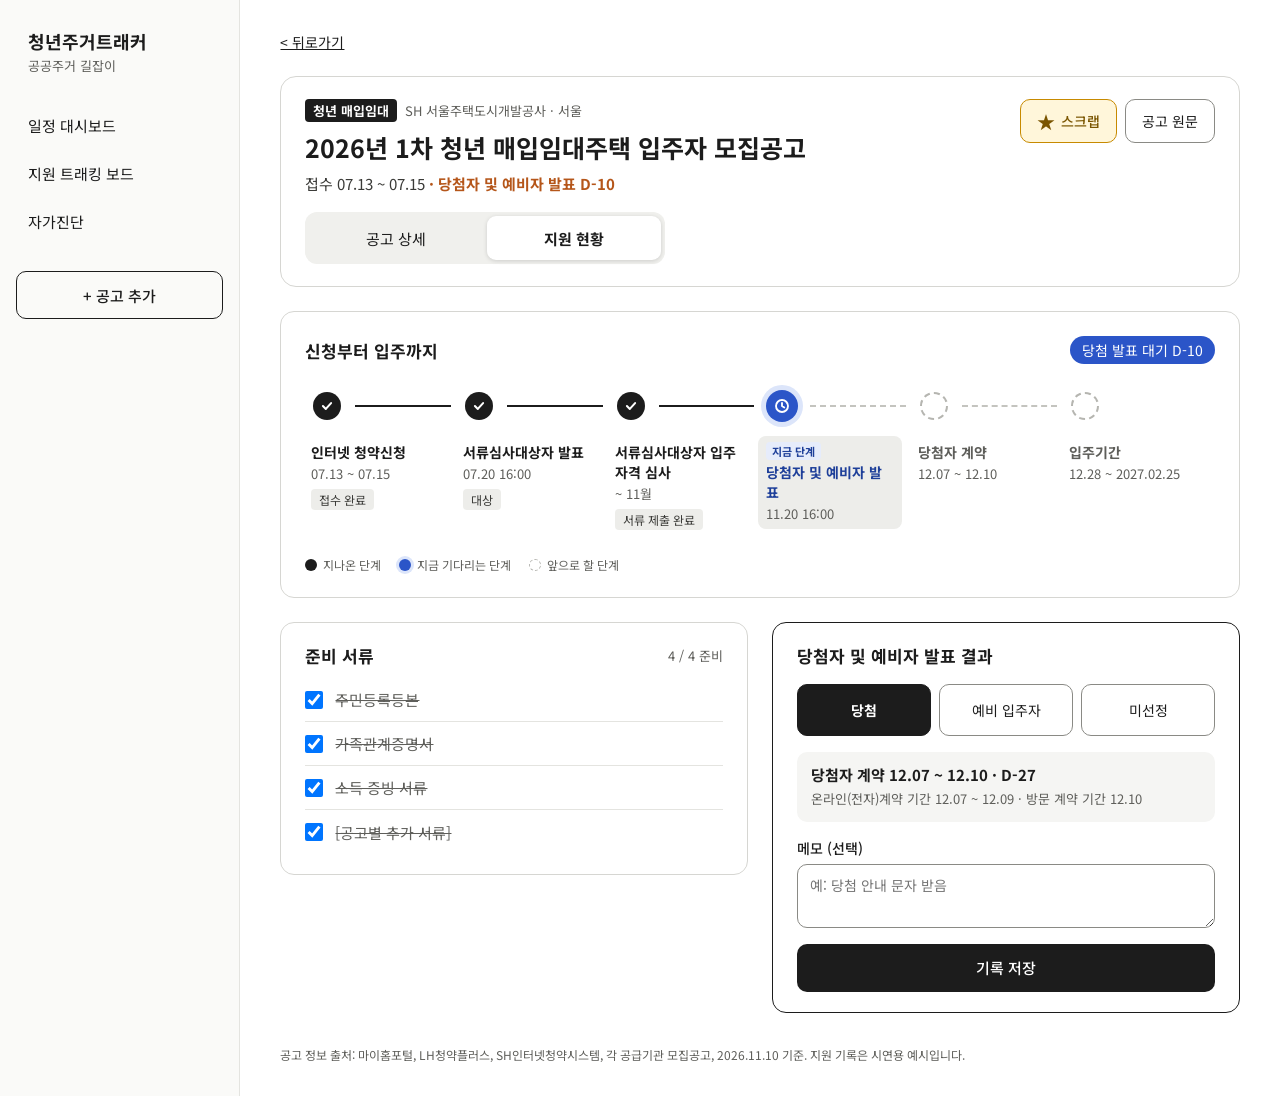
<file: 05-housing-tracker/application-detail.html>
<!doctype html>
<html lang="ko">
<head>
<meta charset="utf-8">
<meta name="viewport" content="width=device-width, initial-scale=1">
<title>상세 지원 현황 | 공공주거 길잡이</title>
<link rel="stylesheet" href="../shared/style.css">
<link rel="stylesheet" href="tracker.css">
</head>
<body>
<div class="layout">
<aside class="gnb">
<div class="gnb-brand"><strong>청년주거트래커</strong><span>공공주거 길잡이</span></div>
<nav class="gnb-nav">
<a href="../04-schedule-calendar/index.html">일정 대시보드</a>
<a href="../05-housing-tracker/index.html">지원 트래킹 보드</a>
<a href="../02-self-diagnosis/index.html">자가진단</a>
</nav>
<a class="gnb-add" href="../03-notice-summary/index.html">+ 공고 추가</a>
</aside>

<main class="layout-main">
<div class="tk-wrap narrow" id="page">

<a class="tk-back" id="back" href="index.html">&lt; 뒤로가기</a>

<div id="notFound" class="tk-box tk-notfound" hidden>
<p>공고를 찾을 수 없습니다.</p>
</div>

<div id="content" style="display: contents">
<section class="tk-box tk-notice-head" aria-label="공고 헤더">
<div class="tk-nh-top">
<div class="tk-nh-info">
<span class="tk-nh-meta"><span class="type" id="nType"></span><span id="nOrg"></span></span>
<h1 id="nName"></h1>
<span class="tk-nh-apply">접수 <span id="nApply"></span> <strong id="nDday"></strong></span>
</div>
<div class="tk-nh-btns">
<button type="button" class="tk-star" id="star" aria-pressed="true"><span aria-hidden="true">★</span>스크랩</button>
<a class="tk-link-btn" id="nLink" href="#">공고 원문</a>
</div>
</div>
<nav class="tk-seg" aria-label="공고 보기 전환">
<a id="segNotice" href="#">공고 상세</a>
<span aria-current="page">지원 현황</span>
</nav>
</section>

<section class="tk-box" aria-labelledby="tlTitle">
<div class="tk-tl-head">
<h2 id="tlTitle">신청부터 입주까지</h2>
<span class="tk-pill" id="pill"></span>
</div>
<div style="overflow-x: auto">
<ol class="tk-tl" id="steps"></ol>
</div>
<div class="tk-legend">
<span><i style="background: #1C1C1C"></i>지나온 단계</span>
<span><i style="background: #2B55C8; box-shadow: 0 0 0 3px #DCE5FA"></i>지금 기다리는 단계</span>
<span><i style="border: 1.5px dashed #B5B5B0"></i>앞으로 할 단계</span>
</div>
</section>

<div class="tk-two">
<section class="tk-box tk-docs" aria-labelledby="docsTitle">
<div class="tk-docs-head"><h2 id="docsTitle">준비 서류</h2><span id="docsCount"></span></div>
<div id="docs"></div>
</section>

<section class="tk-box tk-panel" aria-live="polite">
<h2 id="panelTitle"></h2>
<div id="panel"></div>
</section>
</div>
</div>

<p class="tk-source" id="source"></p>
</div>
</main>
</div>

<div class="tk-overlay low" id="confirm" hidden>
<section class="tk-dialog small" role="dialog" aria-modal="true" aria-labelledby="cTitle">
<h2 id="cTitle">스크랩을 해제할까요?</h2>
<p>이 공고가 지원 트래킹 보드에 더 이상 표시되지 않고,<br>지금까지 기록한 지원 현황이 삭제됩니다.</p>
<div class="tk-actions">
<button type="button" class="tk-btn" id="cCancel">취소</button>
<button type="button" class="tk-btn danger" id="cOk">해제하고 기록 삭제</button>
</div>
</section>
</div>

<script src="../shared/sample-data.js"></script>
<script src="tracker.js"></script>
<script src="detail.js"></script>
</body>
</html>
</file>
<file: shared/style.css>
/* 공통 스타일: 모든 화면에서 불러옵니다. 값을 바꿀 때는 팀에 먼저 알립니다. */
@import url("https://fonts.googleapis.com/css2?family=Noto+Sans+KR:wght@400;500;700&display=swap");

:root {
  --color-text: #1C1C1C;
  --color-text-sub: #5E5E5A;
  --color-border: #E4E4E0;
  --color-border-strong: #8A8A85;
  --color-bg: #FFFFFF;
  --color-bg-sub: #F5F5F3;
  --color-bg-menu: #FAFAF8;
  --radius: 10px;
  --content-max: 1120px;
}

* { box-sizing: border-box; }

body {
  margin: 0;
  background: var(--color-bg);
  color: var(--color-text);
  font-family: "Noto Sans KR", system-ui, sans-serif;
}

a { color: var(--color-text); }

/* 화면 틀: 왼쪽 메뉴 + 본문 */
.layout { display: flex; flex-wrap: wrap; min-height: 100vh; }
.layout-main { flex: 999 1 560px; min-width: 0; padding: 32px 40px; }
.layout-content { max-width: var(--content-max); margin: 0 auto; }

/* 왼쪽 메뉴 (shared/gnb.html) */
.gnb { flex: 1 1 240px; padding: 28px 16px; border-right: 1px solid var(--color-border); background: var(--color-bg-menu); display: flex; flex-direction: column; gap: 28px; }
.gnb-brand { display: flex; flex-direction: column; gap: 2px; padding: 0 12px; }
.gnb-brand strong { font-size: 18px; }
.gnb-brand span { font-size: 13px; color: var(--color-text-sub); }
.gnb-nav { display: flex; flex-direction: column; gap: 4px; }
.gnb-nav a { min-height: 44px; padding: 0 12px; border-radius: 8px; display: flex; align-items: center; font-size: 15px; text-decoration: none; }
.gnb-nav a[aria-current="page"] { background: var(--color-text); color: #FFFFFF; font-weight: 500; }
.gnb-add { height: 48px; border-radius: var(--radius); border: 1.5px solid var(--color-text); display: flex; align-items: center; justify-content: center; font-size: 15px; font-weight: 500; text-decoration: none; }

/* 버튼 */
.btn { height: 48px; padding: 0 24px; border-radius: var(--radius); display: inline-flex; align-items: center; justify-content: center; font: inherit; font-size: 15px; text-decoration: none; cursor: pointer; border: 1px solid var(--color-border-strong); background: #FFFFFF; color: var(--color-text); }
.btn-primary { border-color: var(--color-text); background: var(--color-text); color: #FFFFFF; font-weight: 500; }
</file>
<file: 01-landing-outro/landing.css>
/* 01 랜딩 페이지, 아웃 페이지 전용 스타일 */
[hidden] { display: none !important; }

.page { min-height: 100vh; display: flex; flex-direction: column; }
.wrap { width: 100%; max-width: var(--content-max); margin: 0 auto; padding: 0 40px; }

/* 상단 바 */
.topbar { border-bottom: 1px solid var(--color-border); background: #FFFFFF; position: sticky; top: 0; z-index: 10; }
.topbar .wrap { height: 72px; display: flex; align-items: center; justify-content: space-between; gap: 16px; }
.brand { display: flex; flex-direction: column; gap: 2px; text-decoration: none; }
.brand strong { font-size: 18px; }
.brand span { font-size: 13px; color: var(--color-text-sub); }
.topbar nav { display: flex; align-items: center; gap: 24px; font-size: 15px; }
.topbar nav a:not(.btn) { text-decoration: none; color: var(--color-text-sub); }
.topbar nav a:not(.btn):hover { color: var(--color-text); }
.topbar .btn { height: 42px; padding: 0 20px; }

.eyebrow { font-size: 14px; font-weight: 500; color: var(--color-text-sub); }
.btn-lg { height: 54px; padding: 0 32px; font-size: 16px; }
.btn svg { margin-left: 6px; }

/* 히어로 */
.hero { padding: 72px 0 80px; }
.hero .wrap { display: grid; grid-template-columns: minmax(0, 1.1fr) minmax(0, 0.9fr); gap: 56px; align-items: center; }
.hero-copy { display: flex; flex-direction: column; gap: 22px; }
.hero h1 { margin: 0; font-size: 44px; line-height: 1.32; font-weight: 700; letter-spacing: -0.02em; }
.hero-copy > p { margin: 0; font-size: 17px; line-height: 1.7; color: var(--color-text-sub); }
.hero-cta { display: flex; flex-wrap: wrap; gap: 10px; padding-top: 6px; }
.hero-facts { display: flex; flex-wrap: wrap; gap: 8px; margin: 0; padding: 0; list-style: none; }
.hero-facts li { font-size: 13px; padding: 6px 12px; border-radius: 16px; background: var(--color-bg-sub); }
.hero-facts strong { font-weight: 700; }

/* 히어로 예시 화면 */
.preview { border: 1px solid var(--color-text); border-radius: 18px; padding: 24px; background: #FFFFFF; box-shadow: 10px 10px 0 var(--color-bg-sub); display: flex; flex-direction: column; gap: 16px; }
.preview-head { display: flex; align-items: baseline; justify-content: space-between; gap: 8px; }
.preview-head strong { font-size: 17px; }
.preview-head span { font-size: 12px; color: var(--color-text-sub); }
.preview-list { margin: 0; padding: 0; list-style: none; display: flex; flex-direction: column; gap: 10px; }
.preview-item { border: 1px solid var(--color-border); border-radius: 12px; padding: 14px 16px; display: flex; gap: 14px; align-items: center; }
.dday { flex: none; width: 64px; height: 52px; border-radius: 10px; display: flex; flex-direction: column; align-items: center; justify-content: center; border: 1.5px solid var(--color-text); }
.dday b { font-size: 16px; }
.dday small { font-size: 11px; color: var(--color-text-sub); }
.dday.urgent { background: var(--color-text); color: #FFFFFF; }
.dday.urgent small { color: #D6D6D2; }
.preview-item div { min-width: 0; display: flex; flex-direction: column; gap: 3px; }
.preview-item strong { font-size: 15px; line-height: 1.4; overflow: hidden; text-overflow: ellipsis; white-space: nowrap; }
.preview-item span { font-size: 13px; color: var(--color-text-sub); }
.preview-term { border-radius: 12px; background: var(--color-bg-sub); padding: 14px 16px; display: flex; flex-direction: column; gap: 4px; font-size: 13px; line-height: 1.6; color: #3A3A37; }
.preview-term strong { font-size: 13px; color: var(--color-text); }

/* 공통 섹션 */
.section { padding: 80px 0; border-top: 1px solid var(--color-border); }
.section-sub { background: var(--color-bg-sub); border-top: none; }
.section-head { display: flex; flex-direction: column; gap: 10px; margin-bottom: 36px; max-width: 720px; }
.section-head h2 { margin: 0; font-size: 30px; line-height: 1.4; letter-spacing: -0.01em; }
.section-head p { margin: 0; font-size: 16px; line-height: 1.7; color: var(--color-text-sub); }

/* 어려운 이유 */
.pains { display: grid; grid-template-columns: repeat(3, minmax(0, 1fr)); gap: 16px; }
.pain { border: 1px solid var(--color-border); border-radius: 14px; padding: 24px; background: #FFFFFF; display: flex; flex-direction: column; gap: 10px; }
.pain .num { font-size: 13px; font-weight: 700; color: var(--color-text-sub); }
.pain h3 { margin: 0; font-size: 19px; line-height: 1.4; }
.pain p { margin: 0; font-size: 15px; line-height: 1.7; color: var(--color-text-sub); }
.pain .answer { margin-top: auto; padding-top: 14px; border-top: 1px solid var(--color-border); font-size: 14px; color: var(--color-text); line-height: 1.6; }
.pain .answer b { font-weight: 700; }

/* 이용 흐름 */
.flow { margin: 0; padding: 0; list-style: none; display: grid; grid-template-columns: repeat(4, minmax(0, 1fr)); gap: 16px; counter-reset: step; }
.flow li { position: relative; border: 1px solid var(--color-text); border-radius: 14px; padding: 24px 22px; display: flex; flex-direction: column; gap: 10px; background: #FFFFFF; }
.flow li:not(:last-child)::after { content: ""; position: absolute; top: 40px; right: -13px; width: 10px; height: 10px; border-top: 1.5px solid var(--color-text); border-right: 1.5px solid var(--color-text); transform: rotate(45deg); }
.flow .step { width: 32px; height: 32px; border-radius: 16px; background: var(--color-text); color: #FFFFFF; display: flex; align-items: center; justify-content: center; font-size: 14px; font-weight: 700; }
.flow h3 { margin: 0; font-size: 18px; }
.flow p { margin: 0; font-size: 14px; line-height: 1.7; color: var(--color-text-sub); }
.flow .menu { margin-top: auto; font-size: 12px; padding: 4px 10px; border-radius: 12px; background: var(--color-bg-sub); align-self: flex-start; }

/* 용어 풀이 */
.terms { display: grid; grid-template-columns: repeat(3, minmax(0, 1fr)); gap: 16px; }
.term-card { border-radius: 14px; background: #FFFFFF; border: 1px solid var(--color-border); padding: 22px 24px; display: flex; flex-direction: column; gap: 12px; }
.term-card .before { font-size: 13px; color: var(--color-text-sub); }
.term-card .before b { color: var(--color-text); font-weight: 700; }
.term-card .after { font-size: 15px; line-height: 1.7; }
.term-card .label { font-size: 12px; font-weight: 500; padding: 3px 10px; border-radius: 12px; border: 1px solid var(--color-text); align-self: flex-start; }

/* 마지막 안내 */
.cta-band { background: var(--color-text); color: #FFFFFF; padding: 64px 0; }
.cta-band .wrap { display: flex; flex-wrap: wrap; align-items: center; justify-content: space-between; gap: 24px; }
.cta-band h2 { margin: 0; font-size: 28px; line-height: 1.45; }
.cta-band p { margin: 8px 0 0; font-size: 15px; color: #C9C9C4; }
.cta-band .btn { background: #FFFFFF; color: var(--color-text); border-color: #FFFFFF; font-weight: 700; }

/* 하단 */
.footer { padding: 32px 0 40px; border-top: 1px solid var(--color-border); font-size: 13px; color: var(--color-text-sub); line-height: 1.7; margin-top: auto; }
.footer .wrap { display: flex; flex-direction: column; gap: 6px; }
.footer strong { color: var(--color-text); font-size: 14px; }
.footer a { color: var(--color-text-sub); }

/* 아웃 페이지 */
.outro { padding: 64px 0 72px; }
.outro .wrap { max-width: 920px; display: flex; flex-direction: column; gap: 28px; }
.done-head { display: flex; flex-direction: column; align-items: center; text-align: center; gap: 14px; }
.done-mark { width: 72px; height: 72px; border-radius: 36px; background: var(--color-text); color: #FFFFFF; display: flex; align-items: center; justify-content: center; }
.done-head h1 { margin: 0; font-size: 36px; line-height: 1.35; letter-spacing: -0.01em; }
.done-head p { margin: 0; font-size: 17px; line-height: 1.7; color: var(--color-text-sub); max-width: 640px; }
.done-head p strong { color: var(--color-text); }

.journey { border: 1px solid var(--color-text); border-radius: 16px; padding: 24px 28px; display: flex; flex-direction: column; gap: 20px; }
.journey h2, .box h2 { margin: 0; font-size: 17px; }
.journey ol { margin: 0; padding: 0; list-style: none; display: grid; grid-template-columns: repeat(6, minmax(0, 1fr)); }
.journey li { position: relative; display: flex; flex-direction: column; align-items: center; gap: 8px; text-align: center; font-size: 14px; }
.journey li::before { content: ""; position: absolute; top: 13px; left: -50%; width: 100%; height: 2px; background: var(--color-text); z-index: 0; }
.journey li:first-child::before { display: none; }
.journey .dot { position: relative; z-index: 1; width: 28px; height: 28px; border-radius: 14px; background: var(--color-text); color: #FFFFFF; display: flex; align-items: center; justify-content: center; }
.journey li.last .dot { width: 28px; height: 28px; box-shadow: 0 0 0 5px var(--color-bg-sub); }
.journey li span { font-size: 12px; color: var(--color-text-sub); }
.journey li b { font-weight: 500; }

.two-col { display: grid; grid-template-columns: minmax(0, 1fr) minmax(0, 1fr); gap: 16px; align-items: start; }
.box { border: 1px solid var(--color-border); border-radius: 16px; padding: 22px 24px; display: flex; flex-direction: column; gap: 14px; }
.info-list { margin: 0; display: grid; grid-template-columns: 88px minmax(0, 1fr); gap: 10px 12px; font-size: 14px; line-height: 1.6; }
.info-list dt { color: var(--color-text-sub); }
.info-list dd { margin: 0; }

.next { border-radius: 16px; background: var(--color-bg-sub); padding: 22px 24px; display: flex; flex-wrap: wrap; align-items: center; justify-content: space-between; gap: 16px; }
.next div { display: flex; flex-direction: column; gap: 4px; }
.next strong { font-size: 16px; }
.next span { font-size: 14px; color: var(--color-text-sub); }
.next-btns { display: flex !important; flex-direction: row !important; flex-wrap: wrap; gap: 8px !important; }
.outro-note { margin: 0; font-size: 13px; color: var(--color-text-sub); line-height: 1.7; text-align: center; }

/* ── 사용자 관점 개편 (2차) ── */
.page { word-break: keep-all; overflow-wrap: anywhere; }

a.preview { text-decoration: none; color: var(--color-text); transition: transform .15s, box-shadow .15s; }
a.preview:hover { transform: translate(-2px, -2px); box-shadow: 12px 12px 0 var(--color-bg-sub); }
.preview-head > div { display: flex; flex-direction: column; gap: 2px; }
.preview-more { font-size: 13px; font-weight: 500; white-space: nowrap; }
.preview-item strong { white-space: normal; display: -webkit-box; -webkit-line-clamp: 2; -webkit-box-orient: vertical; }
.pi-tags { font-size: 12px !important; }
.pi-tags em { font-style: normal; font-weight: 700; color: var(--color-text); margin-right: 6px; }
.preview-foot { margin: 0; font-size: 13px; color: #3A3A37; line-height: 1.6; padding-top: 12px; border-top: 1px solid var(--color-border); }
.preview-foot:empty { display: none; }

.situations { display: grid; grid-template-columns: repeat(2, minmax(0, 1fr)); gap: 16px; }
.situation { border: 1px solid var(--color-border); border-radius: 14px; padding: 24px 26px; background: #FFFFFF; display: flex; flex-direction: column; gap: 10px; text-decoration: none; color: var(--color-text); }
a.situation { border-color: var(--color-text); transition: background .15s; }
a.situation:hover { background: #FCFCFA; }
a.situation:hover .go { text-decoration: underline; }
.situation .quote { font-size: 19px; font-weight: 700; line-height: 1.45; }
.situation p { margin: 0; font-size: 15px; line-height: 1.7; color: var(--color-text-sub); }
.situation .go { margin-top: auto; padding-top: 8px; font-size: 14px; font-weight: 700; }
.situation .go.muted { font-weight: 500; color: var(--color-text-sub); }

.faq-wrap { display: grid; grid-template-columns: minmax(0, 0.8fr) minmax(0, 1.2fr); gap: 40px; align-items: start; }
.faq-wrap .section-head { margin-bottom: 0; }
.faq { display: flex; flex-direction: column; gap: 10px; }
.faq details { border: 1px solid var(--color-border); border-radius: 12px; background: #FFFFFF; }
.faq summary { list-style: none; cursor: pointer; padding: 18px 22px; font-size: 16px; font-weight: 500; display: flex; justify-content: space-between; gap: 16px; }
.faq summary::-webkit-details-marker { display: none; }
.faq summary::after { content: "+"; font-size: 20px; line-height: 1; color: var(--color-text-sub); }
.faq details[open] summary::after { content: "−"; }
.faq details p { margin: 0; padding: 0 22px 20px; font-size: 15px; line-height: 1.75; color: #3A3A37; }

/* 좁은 화면 (기준은 PC 1440px, 휴대폰에서 링크를 열어도 읽을 수 있게) */
@media (max-width: 900px) {
  .wrap { padding: 0 20px; }
  .topbar nav a:not(.btn) { display: none; }
  .hero { padding: 40px 0 56px; }
  .hero .wrap, .faq-wrap { grid-template-columns: 1fr; gap: 32px; }
  .hero h1 { font-size: 30px; }
  .hero-cta .btn { flex: 1 1 100%; }
  .section { padding: 56px 0; }
  .section-head h2 { font-size: 24px; }
  .pains, .terms, .situations, .flow { grid-template-columns: 1fr; }
  .cta-band h2 { font-size: 22px; }
  .two-col { grid-template-columns: 1fr; }
  .journey ol { grid-template-columns: repeat(3, minmax(0, 1fr)); row-gap: 20px; }
  .done-head h1 { font-size: 28px; }
}

/* ── 글자 크기 (3차: 사용자 가독성) ──────────────────────────────
   기준: 본문 17px, 보조 설명 15px, 아무리 작아도 13px 이상.
   shared/style.css는 팀 합의 대상이라 건드리지 않고, 이 폴더 화면에만 적용합니다. */
.page { font-size: 17px; line-height: 1.7; }
.eyebrow { font-size: 15px; font-weight: 700; color: var(--color-text); letter-spacing: 0.01em; }

/* 상단 바, 버튼 */
.brand strong { font-size: 19px; }
.brand span { font-size: 14px; }
.topbar nav { font-size: 16px; }
.topbar .btn { height: 46px; font-size: 16px; }
.page .btn { font-size: 16px; }
.btn-lg { height: 58px; padding: 0 30px; font-size: 17px !important; font-weight: 700; }

/* 히어로 */
.hero h1 { font-size: 50px; line-height: 1.28; }
.hero-copy > p { font-size: 19px; line-height: 1.75; }
.preview-head strong { font-size: 19px; }
.preview-head span, .preview-more { font-size: 14px; }
.preview-item strong { font-size: 17px; line-height: 1.45; }
.preview-item span { font-size: 15px; }
.pi-tags { font-size: 14px !important; }
.dday { width: 70px; height: 58px; }
.dday b { font-size: 18px; }
.dday small { font-size: 13px; }
.preview-foot { font-size: 15px; }

/* 섹션 */
.section-head h2 { font-size: 34px; line-height: 1.35; }
.section-head p { font-size: 18px; }
.situation .quote { font-size: 21px; }
.situation p { font-size: 17px; }
.situation .go { font-size: 16px; }
.term-card .label { font-size: 13px; }
.term-card .before { font-size: 15px; }
.term-card .after { font-size: 17px; }
.faq summary { font-size: 18px; padding: 20px 24px; }
.faq details p { font-size: 17px; padding: 0 24px 22px; }
.cta-band h2 { font-size: 32px; }
.cta-band p { font-size: 17px; }
.footer { font-size: 14px; }
.footer strong { font-size: 15px; }

/* 아웃 페이지 */
.done-head h1 { font-size: 40px; }
.done-head p { font-size: 19px; }
.journey h2, .box h2 { font-size: 19px; }
.journey li { font-size: 16px; }
.journey li span { font-size: 14px; }
.info-list { grid-template-columns: 100px minmax(0, 1fr); font-size: 16px; }
.next strong { font-size: 18px; }
.next span { font-size: 16px; }
.outro-note { font-size: 14px; }

@media (max-width: 900px) {
  .page { font-size: 16px; }
  .hero h1 { font-size: 32px; }
  .hero-copy > p { font-size: 17px; }
  .section-head h2 { font-size: 26px; }
  .section-head p { font-size: 16px; }
  .situation .quote { font-size: 19px; }
  .situation p, .term-card .after, .faq details p { font-size: 16px; }
  .faq summary { font-size: 17px; }
  .cta-band h2 { font-size: 24px; }
  .done-head h1 { font-size: 30px; }
  .done-head p { font-size: 17px; }
}

/* ── 서비스 소개 (about.html) ── */
.skip { position: absolute; left: 16px; top: -60px; z-index: 20; background: var(--color-text); color: #FFFFFF; padding: 10px 16px; border-radius: 8px; font-size: 15px; }
.skip:focus { top: 12px; }
.page a:focus-visible, .page summary:focus-visible, .page input:focus-visible { outline: 3px solid var(--color-text); outline-offset: 3px; border-radius: 6px; }
.topbar nav a[aria-current="page"] { color: var(--color-text); font-weight: 700; }

.about-hero { padding: 72px 0 64px; }
.about-hero .wrap { display: flex; flex-direction: column; gap: 20px; }
.about-hero h1 { margin: 0; font-size: 46px; line-height: 1.3; letter-spacing: -0.02em; }
.about-hero p { margin: 0; max-width: 760px; font-size: 19px; line-height: 1.75; color: #3A3A37; }
.toc { display: flex; flex-wrap: wrap; gap: 8px; padding-top: 8px; }
.toc a { font-size: 15px; padding: 9px 16px; border-radius: 20px; border: 1px solid var(--color-border-strong); text-decoration: none; }
.toc a:hover { background: var(--color-bg-sub); }

.personas { display: grid; grid-template-columns: repeat(3, minmax(0, 1fr)); gap: 16px; }
.persona { border: 1px solid var(--color-border); border-radius: 14px; padding: 24px; display: flex; flex-direction: column; gap: 10px; }
.persona-tag { align-self: flex-start; font-size: 13px; font-weight: 700; padding: 4px 12px; border-radius: 14px; background: var(--color-text); color: #FFFFFF; }
.persona h3 { margin: 0; font-size: 20px; line-height: 1.45; }
.persona p { margin: 0; font-size: 16px; color: var(--color-text-sub); }

.features { display: flex; flex-direction: column; gap: 20px; }
.feature { display: grid; grid-template-columns: minmax(0, 1.15fr) minmax(0, 0.85fr); gap: 40px; align-items: center; background: #FFFFFF; border: 1px solid var(--color-border); border-radius: 18px; padding: 36px 40px; }
.feature:nth-child(even) .mock { order: -1; }
.feature-copy { display: flex; flex-direction: column; gap: 14px; }
.feature-num { font-size: 14px; font-weight: 700; color: var(--color-text-sub); }
.feature h3 { margin: 0; font-size: 26px; }
.feature-lead { margin: 0; font-size: 18px; line-height: 1.7; }
.howto { margin: 0; padding: 0; list-style: none; counter-reset: h; display: flex; flex-direction: column; gap: 8px; }
.howto li { counter-increment: h; display: flex; gap: 12px; font-size: 16px; line-height: 1.65; color: #3A3A37; }
.howto li::before { content: counter(h); flex: none; width: 24px; height: 24px; margin-top: 2px; border-radius: 12px; border: 1.5px solid var(--color-text); font-size: 13px; font-weight: 700; display: flex; align-items: center; justify-content: center; color: var(--color-text); }
.feature-meta { margin: 4px 0 0; padding-top: 14px; border-top: 1px solid var(--color-border); display: flex; flex-wrap: wrap; gap: 8px 32px; font-size: 15px; }
.feature-meta div { display: flex; gap: 8px; }
.feature-meta dt { color: var(--color-text-sub); }
.feature-meta dd { margin: 0; font-weight: 500; }

/* 기능 예시 화면 (그림) */
.mock { border: 1.5px solid var(--color-text); border-radius: 14px; overflow: hidden; background: #FFFFFF; box-shadow: 8px 8px 0 var(--color-bg-sub); }
.mock-bar { height: 28px; border-bottom: 1px solid var(--color-border); display: flex; align-items: center; gap: 6px; padding: 0 12px; background: var(--color-bg-menu); }
.mock-bar span { width: 9px; height: 9px; border-radius: 5px; background: var(--color-border-strong); }
.mock-body { padding: 20px; display: flex; flex-direction: column; gap: 12px; font-size: 14px; line-height: 1.55; }
.m-sub { font-size: 13px; color: var(--color-text-sub); font-weight: 500; }
.m-progress { height: 6px; border-radius: 3px; background: var(--color-border); overflow: hidden; }
.m-progress i { display: block; height: 6px; background: var(--color-text); }
.m-q { font-size: 16px; line-height: 1.45; }
.m-opts { display: flex; flex-direction: column; gap: 6px; }
.m-opts span { border: 1px solid var(--color-border-strong); border-radius: 8px; padding: 9px 12px; }
.m-opts span.on { background: var(--color-text); color: #FFFFFF; border-color: var(--color-text); }
.m-rows { display: flex; flex-direction: column; gap: 6px; }
.m-rows div { display: flex; gap: 10px; }
.m-rows b { width: 36px; flex: none; color: var(--color-text-sub); font-weight: 500; }
.m-term { background: var(--color-bg-sub); border-radius: 8px; padding: 10px 12px; }
.m-term b { display: block; }
.m-cal { display: grid; grid-template-columns: repeat(7, minmax(0, 1fr)); gap: 4px; }
.m-cal span { min-height: 52px; border: 1px solid var(--color-border); border-radius: 6px; padding: 4px 5px; font-size: 13px; display: flex; flex-direction: column; gap: 2px; }
.m-cal span.ev { border-color: var(--color-text); }
.m-cal span.end { background: var(--color-text); color: #FFFFFF; }
.m-cal i { font-style: normal; font-size: 13px; line-height: 1.25; word-break: keep-all; }
.m-board { display: grid; grid-template-columns: repeat(3, minmax(0, 1fr)); gap: 8px; }
.m-board div { background: var(--color-bg-sub); border-radius: 8px; padding: 10px; min-height: 130px; display: flex; flex-direction: column; gap: 6px; }
.m-board b { font-size: 13px; }
.m-board span { background: #FFFFFF; border: 1px solid var(--color-text); border-radius: 6px; padding: 8px; font-size: 13px; line-height: 1.4; }

.road { margin: 0; padding: 0; list-style: none; display: grid; grid-template-columns: repeat(6, minmax(0, 1fr)); gap: 0; }
.road li { position: relative; padding: 44px 14px 0 0; display: flex; flex-direction: column; gap: 6px; }
.road li::before { content: ""; position: absolute; top: 10px; left: 0; right: 0; height: 2px; background: var(--color-text); }
.road li::after { content: ""; position: absolute; top: 3px; left: 0; width: 16px; height: 16px; border-radius: 8px; background: #FFFFFF; border: 2px solid var(--color-text); }
.road li.goal::after { background: var(--color-text); }
.road li:last-child::before { right: auto; width: 16px; }
.road b { font-size: 18px; }
.road span { font-size: 15px; color: var(--color-text-sub); line-height: 1.6; }

.promise { display: grid; grid-template-columns: repeat(2, minmax(0, 1fr)); gap: 16px; }
.promise-col { background: #FFFFFF; border: 1px solid var(--color-border); border-radius: 16px; padding: 28px; display: flex; flex-direction: column; gap: 16px; }
.promise-col h3 { margin: 0; font-size: 21px; }
.promise-col ul { margin: 0; padding: 0; list-style: none; display: flex; flex-direction: column; gap: 14px; }
.promise-col li { position: relative; padding-left: 30px; font-size: 16px; line-height: 1.7; color: #3A3A37; }
.promise-col li b { color: var(--color-text); }
.promise-col li::before { position: absolute; left: 0; top: 1px; width: 20px; height: 20px; border-radius: 10px; display: flex; align-items: center; justify-content: center; font-size: 12px; font-weight: 700; }
.yes li::before { content: "✓"; background: var(--color-text); color: #FFFFFF; }
.no li::before { content: "✕"; border: 1.5px solid var(--color-text); }

@media (max-width: 900px) {
  .about-hero { padding: 40px 0 40px; }
  .about-hero h1 { font-size: 30px; }
  .about-hero p { font-size: 17px; }
  .personas, .promise, .feature { grid-template-columns: 1fr; }
  .feature { padding: 24px 20px; gap: 24px; }
  .feature:nth-child(even) .mock { order: 0; }
  .road { grid-template-columns: 1fr; gap: 18px; }
  .road li { padding: 0 0 0 32px; }
  .road li::before { top: 0; bottom: -18px; left: 7px; right: auto; width: 2px; height: auto; }
  .road li:last-child::before { display: none; }
}

/* ── 일러스트 (assets/*.svg, 직접 그린 그림) ── */
.hero { padding-bottom: 0; }
.skyline { margin-top: 56px; line-height: 0; overflow: hidden; }
.skyline img { display: block; width: 100%; max-width: 1440px; height: auto; margin: 0 auto; }
.sit-icon { width: 48px; height: 48px; border-radius: 12px; background: var(--color-bg-sub); display: flex; align-items: center; justify-content: center; }
.about-hero-grid { display: grid !important; grid-template-columns: minmax(0, 1.2fr) minmax(0, 0.8fr); gap: 40px; align-items: center; }
.about-hero-copy { display: flex; flex-direction: column; gap: 20px; }
.about-art { width: 100%; height: auto; }
.done-art { width: 260px; height: auto; }
@media (max-width: 900px) {
  .skyline { margin-top: 40px; }
  .skyline img { width: 180%; max-width: none; margin-left: -10%; }
  .about-hero-grid { grid-template-columns: 1fr; }
  .about-art { max-width: 320px; margin: 0 auto; order: -1; }
  .done-art { width: 200px; }
}
/* 첫 화면 일러스트: PC는 오른쪽 공고 카드 위, 좁은 화면은 제목 오른쪽 */
.hero-top { display: flex; align-items: flex-end; gap: 24px; }
.hero-title { display: flex; flex-direction: column; gap: 22px; flex: 1 1 auto; min-width: 0; }
.hero-art { height: auto; display: block; }
.hero-art-inline { display: none; }
.hero-side { display: flex; flex-direction: column; gap: 0; min-width: 0; }
.hero-art-side { width: 86%; max-width: 400px; margin: 0 0 -2px auto; position: relative; z-index: 1; }
@media (max-width: 900px) {
  .hero-art-side { display: none; }
  .hero-art-inline { display: block; flex: 0 0 40%; width: 40%; max-width: 300px; margin-bottom: 6px; }
}
@media (max-width: 560px) {
  .hero-top { flex-direction: column-reverse; align-items: stretch; gap: 16px; }
  .hero-art-inline { width: 72%; max-width: 260px; flex: none; margin: 0 0 0 auto; }
}

/* ── 히어로 크기 맞춤 (PC) ──────────────────────────────
   오른쪽(일러스트 + 공고 카드)이 왼쪽 문구보다 훨씬 길어서 첫 화면 아래로 넘치던 문제를 정리합니다.
   두 칸 너비를 같게 해 카드 제목 줄바꿈을 줄이고, 일러스트와 카드 여백을 줄입니다. */
@media (min-width: 901px) {
  .hero { padding-top: 48px; }
  .hero .wrap { grid-template-columns: minmax(0, 1fr) minmax(0, 1fr); gap: 48px; }
  .hero-art-side { width: 68%; max-width: 320px; }
  .preview { padding: 20px 22px; gap: 12px; }
  .preview-list { gap: 8px; }
  .preview-item { padding: 12px 16px; }
  .skyline { margin-top: 32px; }
  .hero-cta { flex-wrap: nowrap; }
  .hero-cta .btn { padding: 0 24px; white-space: nowrap; }
}

/* ── 상단 메뉴 (index.html, about.html 공통) ──────────────────────────────
   두 페이지가 같은 메뉴를 쓰고, 좁은 화면에서도 메뉴가 사라지지 않습니다.
   메뉴로 이동한 구역의 제목이 고정된 상단 바에 가려지지 않도록 여백을 둡니다. */
html { scroll-padding-top: 73px; scroll-behavior: smooth; }
@media (prefers-reduced-motion: reduce) { html { scroll-behavior: auto; } }
.topnav a:not(.btn) { padding: 6px 2px; border-bottom: 2px solid transparent; white-space: nowrap; }
.topnav a[aria-current] { color: var(--color-text); font-weight: 700; border-bottom-color: var(--color-text); }
@media (max-width: 900px) {
  .topbar nav.topnav a:not(.btn) { display: inline-block; }
  .topbar .wrap { height: auto; min-height: 64px; padding-top: 8px; padding-bottom: 8px; flex-wrap: wrap; row-gap: 4px; }
  .topbar nav.topnav { gap: 14px; font-size: 14px; overflow-x: auto; max-width: 100%; }
  .topbar nav.topnav .btn { display: none; }
  html { scroll-padding-top: 120px; }
}
</file>
<file: 02-self-diagnosis/diagnosis.css>
/* 02 자가진단 전용 스타일 */
[hidden] { display: none !important; }
.diag-eyebrow { font-size: 14px; font-weight: 500; color: var(--color-text-sub); }
.diag-note { margin: 0; font-size: 13px; color: var(--color-text-sub); line-height: 1.6; }

/* 시작 */
.start { max-width: 760px; margin: 0 auto; padding-top: 48px; display: flex; flex-direction: column; gap: 28px; }
.start-head { display: flex; flex-direction: column; gap: 12px; }
.start-head h1 { margin: 0; font-size: 32px; font-weight: 700; line-height: 1.35; }
.start-head p { margin: 0; font-size: 16px; color: var(--color-text-sub); line-height: 1.6; }
.info-grid { display: grid; grid-template-columns: repeat(3, minmax(0, 1fr)); gap: 12px; }
.info-grid div { border: 1px solid var(--color-border); border-radius: 12px; padding: 16px 18px; display: flex; flex-direction: column; gap: 4px; }
.info-grid span { font-size: 13px; color: var(--color-text-sub); }
.info-grid strong { font-size: 17px; }
.prepare { border-radius: 12px; background: var(--color-bg-sub); padding: 18px 20px; display: flex; flex-direction: column; gap: 8px; }
.prepare strong { font-size: 15px; }
.prepare ul { margin: 0; padding-left: 18px; font-size: 14px; color: #3A3A37; line-height: 1.7; }
.prepare span { font-size: 13px; color: var(--color-text-sub); }
.btn-lg { height: 52px; padding: 0 36px; font-size: 16px; }

/* 질문 */
.qwrap { max-width: 1000px; margin: 0 auto; display: flex; flex-direction: column; gap: 24px; }
.qtop { display: flex; flex-direction: column; gap: 10px; }
.qtop h1 { margin: 0; font-size: 26px; font-weight: 700; }
.progress { display: flex; align-items: center; gap: 12px; font-size: 14px; color: var(--color-text-sub); }
.progress-bar { flex: 1; height: 6px; border-radius: 3px; background: var(--color-border); overflow: hidden; }
.progress-bar div { height: 6px; background: var(--color-text); }
.qbody { display: flex; flex-wrap: wrap; gap: 24px; align-items: flex-start; }
.steps { flex: 1 1 240px; margin: 0; padding: 0; list-style: none; display: flex; flex-direction: column; gap: 4px; }
.steps button { width: 100%; min-height: 44px; padding: 0 12px; display: flex; align-items: center; gap: 10px; border: none; border-radius: 8px; background: transparent; font: inherit; font-size: 14px; color: var(--color-text); cursor: pointer; text-align: left; }
.steps button[aria-current="step"] { background: #F0F0ED; font-weight: 700; }
.steps .num { width: 24px; height: 24px; flex: none; border-radius: 12px; border: 1px solid var(--color-border-strong); display: flex; align-items: center; justify-content: center; font-size: 12px; }
.steps button[aria-current="step"] .num { background: var(--color-text); border-color: var(--color-text); color: #FFFFFF; }
.steps .label { flex: 1; }
.steps .done { font-size: 12px; color: var(--color-text-sub); font-weight: 400; }
.qcol { flex: 3 1 480px; min-width: 0; display: flex; flex-direction: column; gap: 16px; }
.qcard { border: 1px solid #D6D6D2; border-radius: 16px; padding: 32px; display: flex; flex-direction: column; gap: 24px; }
.qhead { display: flex; flex-direction: column; gap: 8px; }
.qhead span { font-size: 13px; color: var(--color-text-sub); }
.qhead h2 { margin: 0; font-size: 24px; font-weight: 700; line-height: 1.4; }
.qhead p { margin: 0; font-size: 15px; color: var(--color-text-sub); line-height: 1.6; }
.term { border-radius: 10px; background: var(--color-bg-sub); padding: 14px 16px; display: flex; flex-direction: column; gap: 4px; }
.term strong { font-size: 14px; }
.term span { font-size: 14px; color: #3A3A37; line-height: 1.6; }
.options { display: grid; grid-template-columns: repeat(2, minmax(0, 1fr)); gap: 10px; }
.options button { min-height: 56px; padding: 10px 18px; display: flex; align-items: center; gap: 8px; border-radius: var(--radius); border: 1px solid var(--color-border-strong); background: #FFFFFF; color: var(--color-text); font: inherit; font-size: 15px; line-height: 1.4; text-align: left; cursor: pointer; }
.options button[aria-pressed="true"] { background: var(--color-text); border-color: var(--color-text); color: #FFFFFF; }
.options button span { flex: 1; }
.qnav { display: flex; justify-content: space-between; gap: 8px; border-top: 1px solid var(--color-border); padding-top: 20px; }

/* 결과 */
.result { display: flex; flex-direction: column; gap: 24px; }
.rhead { display: flex; flex-wrap: wrap; align-items: flex-end; justify-content: space-between; gap: 16px; }
.rhead > div { display: flex; flex-direction: column; gap: 6px; }
.rhead span { font-size: 14px; color: var(--color-text-sub); }
.rhead h1 { margin: 0; font-size: 28px; font-weight: 700; }
.rhead p { margin: 0; font-size: 15px; color: var(--color-text-sub); line-height: 1.5; }
.conds { border: 1px solid var(--color-border); border-radius: 14px; padding: 16px 20px; display: flex; flex-direction: column; gap: 12px; }
.conds h2 { margin: 0; font-size: 15px; }
.conds ul { margin: 0; padding: 0; list-style: none; display: flex; flex-wrap: wrap; gap: 8px; }
.conds li { font-size: 13px; padding: 5px 12px; border-radius: 14px; background: var(--color-bg-sub); }
.conds li.check { background: transparent; border: 1px dashed var(--color-text); }
.notice-box { border: 1.5px solid var(--color-text); border-radius: 12px; padding: 16px 20px; display: flex; gap: 14px; align-items: flex-start; }
.notice-box div { display: flex; flex-direction: column; gap: 4px; }
.notice-box strong { font-size: 15px; }
.notice-box span { font-size: 14px; color: #3A3A37; line-height: 1.6; }
.toolbar { display: flex; flex-wrap: wrap; justify-content: space-between; align-items: center; gap: 12px; font-size: 13px; color: var(--color-text-sub); }
.filters { display: flex; gap: 6px; flex-wrap: wrap; }
.filters button { height: 36px; padding: 0 14px; border-radius: 18px; border: 1px solid var(--color-border-strong); background: #FFFFFF; font: inherit; font-size: 14px; color: var(--color-text); cursor: pointer; }
.filters button[aria-pressed="true"] { background: var(--color-text); border-color: var(--color-text); color: #FFFFFF; }
.group { display: flex; flex-direction: column; gap: 12px; }
.group h2 { margin: 0; font-size: 18px; }
.group h2 small { font-size: 18px; font-weight: 400; color: var(--color-text-sub); }
.group > p { margin: 0; font-size: 14px; color: var(--color-text-sub); }
.cards { display: grid; grid-template-columns: repeat(2, minmax(0, 1fr)); gap: 16px; }
.card { min-width: 0; border: 1px solid var(--color-text); border-radius: 14px; padding: 20px; display: flex; flex-direction: column; gap: 14px; }
.card-top { display: flex; align-items: center; justify-content: space-between; gap: 8px; }
.tag { font-size: 12px; padding: 3px 10px; border-radius: 12px; background: #F0F0ED; }
.badge-ok { font-size: 12px; padding: 3px 10px; border-radius: 12px; background: var(--color-text); color: #FFFFFF; }
.badge-check { font-size: 12px; padding: 2px 10px; border-radius: 12px; border: 1.5px dashed var(--color-text); }
.card-info { display: flex; flex-direction: column; gap: 6px; font-size: 14px; color: var(--color-text-sub); }
.card-info h3 { margin: 0; font-size: 18px; line-height: 1.4; color: var(--color-text); }
.card-info .period { color: #3A3A37; }
.card-info .period strong { color: var(--color-text); }
.card-info .rent { font-size: 13px; }
.reasons { margin: 0; padding: 12px 0 0; border-top: 1px solid var(--color-border); list-style: none; display: flex; flex-direction: column; gap: 8px; font-size: 14px; }
.reasons li { display: flex; gap: 8px; align-items: flex-start; line-height: 1.5; }
.reasons svg { flex: none; margin-top: 2px; }
.card .btn { margin-top: auto; height: 44px; font-size: 14px; gap: 6px; }
.empty-box { border: 1px dashed var(--color-border-strong); border-radius: 12px; padding: 20px; font-size: 14px; color: var(--color-text-sub); }
.empty { border: 1.5px dashed var(--color-border-strong); border-radius: 14px; padding: 48px 32px; display: flex; flex-direction: column; align-items: center; gap: 14px; text-align: center; }
.empty strong { font-size: 18px; }
.empty p { margin: 0; max-width: 560px; font-size: 15px; color: var(--color-text-sub); line-height: 1.6; }
.foot { border-radius: 12px; background: var(--color-bg-sub); padding: 16px 20px; display: flex; flex-direction: column; gap: 10px; }
.foot-row { display: flex; flex-wrap: wrap; align-items: center; gap: 12px 24px; }
.foot-row > div:first-child { flex: 1 1 360px; display: flex; flex-direction: column; gap: 4px; }
.foot-row strong { font-size: 15px; }
.foot-row span { font-size: 14px; color: var(--color-text-sub); }
.foot-links { display: flex; gap: 20px; font-size: 14px; }
.foot-src { font-size: 12px; color: var(--color-text-sub); border-top: 1px solid var(--color-border); padding-top: 10px; }
</file>
<file: 03-notice-summary/notice.css>
/* 03 AI 공고 설명 전용 스타일 (공통 값은 shared/style.css) */
[hidden] { display: none !important; }
:focus-visible { outline: 2px solid #2B55C8; outline-offset: 2px; }

.ns-main { padding: 28px 40px 48px; }
.ns-wrap { max-width: 1180px; margin: 0 auto; display: flex; flex-direction: column; gap: 20px; }
.ns-back { align-self: flex-start; font-size: 14px; }
.ns-page-title { display: flex; flex-direction: column; gap: 6px; }
.ns-page-title h1 { margin: 0; font-size: 26px; font-weight: 700; }
.ns-page-title p { margin: 0; font-size: 15px; color: var(--color-text-sub); }
.ns-note { margin: 0; font-size: 12px; color: var(--color-text-sub); line-height: 1.6; }
.ns-box { border: 1px solid #D6D6D2; border-radius: 14px; padding: 20px 24px; display: flex; flex-direction: column; gap: 14px; }
.ns-box h2 { margin: 0; font-size: 17px; font-weight: 700; }
.ns-cols { display: flex; flex-wrap: wrap; gap: 24px; align-items: flex-start; }
.ns-col-main { flex: 2 1 560px; min-width: 0; display: flex; flex-direction: column; gap: 16px; }
.ns-col-side { flex: 1 1 320px; min-width: 0; }

/* 공고 헤더 (03 공고 상세, 05 상세 지원 현황 공통 · 05 담당자와 함께 맞춤) */
.nh { border: 1px solid #D6D6D2; border-radius: 16px; padding: 22px 24px; display: flex; flex-direction: column; gap: 18px; }
.nh-top { display: flex; flex-wrap: wrap; justify-content: space-between; align-items: flex-start; gap: 16px; }
.nh-info { flex: 1 1 420px; min-width: 0; display: flex; flex-direction: column; gap: 8px; }
.nh-meta { display: flex; flex-wrap: wrap; align-items: center; gap: 8px; font-size: 13px; color: var(--color-text-sub); }
.nh-type { padding: 2px 8px; border-radius: 4px; background: var(--color-text); color: #FFFFFF; font-weight: 700; }
.nh h1 { margin: 0; font-size: 25px; font-weight: 700; line-height: 1.4; }
.nh-period { font-size: 15px; color: #3A3A37; }
.nh-period strong { color: #B5561A; }
.nh-actions { display: flex; gap: 8px; }
.nh-actions .btn { height: 44px; padding: 0 16px; font-size: 14px; }
.scrap-btn { gap: 6px; font-weight: 500; }
.scrap-btn span { font-size: 18px; line-height: 1; }
.scrap-btn[aria-pressed="true"] { border-color: #C78A00; background: #FFF6DA; color: #7A5500; }
.seg-row { display: flex; flex-wrap: wrap; align-items: center; gap: 12px; }
.seg { display: grid; grid-template-columns: repeat(2, minmax(0, 1fr)); width: 360px; max-width: 100%; gap: 4px; padding: 4px; border-radius: 12px; background: #F0F0ED; }
.seg a, .seg button { height: 44px; border-radius: 9px; border: none; background: transparent; display: flex; align-items: center; justify-content: center; gap: 6px; font: inherit; font-size: 15px; color: var(--color-text); text-decoration: none; cursor: pointer; }
.seg [aria-current="page"] { background: #FFFFFF; font-weight: 700; box-shadow: 0 1px 4px rgba(0, 0, 0, 0.15); cursor: default; }
.seg .seg-locked { border: 1px dashed #C4C4BF; color: #6E6E69; }
.seg-hint { font-size: 13px; color: var(--color-text-sub); }

/* AI 정리 본문 */
.ai-flag { display: flex; flex-wrap: wrap; gap: 8px; align-items: center; font-size: 13px; color: var(--color-text-sub); }
.ai-badge { font-size: 12px; padding: 2px 8px; border-radius: 4px; background: #EEE8FB; color: #4A2D99; font-weight: 700; }
.summary { border-radius: 12px; background: var(--color-bg-sub); padding: 16px 20px; display: flex; flex-direction: column; gap: 6px; }
.summary h2 { margin: 0; font-size: 13px; color: var(--color-text-sub); font-weight: 500; }
.summary p { margin: 0; font-size: 16px; line-height: 1.7; }
.cards { display: grid; grid-template-columns: repeat(auto-fit, minmax(250px, 1fr)); gap: 14px; }
.card { border: 1px solid #D6D6D2; border-radius: 12px; padding: 16px 18px; display: flex; flex-direction: column; gap: 10px; }
.card h2 { margin: 0; font-size: 16px; font-weight: 700; }
.card ul { margin: 0; padding-left: 18px; display: flex; flex-direction: column; gap: 8px; font-size: 14px; line-height: 1.5; }
.card dl { margin: 0; display: grid; grid-template-columns: 1fr auto; row-gap: 8px; column-gap: 12px; font-size: 14px; }
.card dd { margin: 0; font-weight: 500; text-align: right; }
.card .rent { margin: 0; padding: 10px 12px; border-radius: 8px; background: var(--color-bg-sub); font-size: 14px; font-weight: 500; line-height: 1.6; }
.card .sub { font-size: 12px; color: var(--color-text-sub); }
.example { font-size: 11px; color: var(--color-text-sub); font-weight: 400; }
.card dl.stacked { grid-template-columns: 1fr; row-gap: 2px; }
.card dl.stacked dd { text-align: left; margin-bottom: 10px; font-weight: 400; color: #3A3A37; }
.card dl.stacked dd.sub-step { margin-bottom: 6px; padding-left: 12px; }
.card dl .st-past { color: var(--color-text-sub); }
.card dl .st-now, .card dl .st-next { font-weight: 700; }
.card dl dt.sub-step, .card dl dd.sub-step { font-size: 13px; color: var(--color-text-sub); font-weight: 400; }
.card dl dt.sub-step { padding-left: 12px; }
.step-tag { margin-left: 4px; font-size: 11px; font-weight: 700; padding: 1px 6px; border-radius: 4px; background: #F0F0ED; color: #4A4A46; white-space: nowrap; }
.step-tag.now { background: #E6ECFB; color: #1E3F99; }
.step-tag.next { background: #FDEBDD; color: #8A3F10; }
input.edit { width: 9.5em; height: 32px; padding: 0 8px; border: 1px solid var(--color-border-strong); border-radius: 6px; font: inherit; font-size: 14px; text-align: right; }

/* 밑줄 용어 */
.term { padding: 0; border: none; background: none; font: inherit; color: inherit; cursor: pointer; text-decoration: underline dotted 2px; text-underline-offset: 4px; }
.term[aria-pressed="true"] { padding: 0 3px; border-radius: 4px; background: #EEE8FB; box-shadow: inset 0 -2px 0 #6343C0; color: #4A2D99; font-weight: 700; text-decoration: none; }

/* AI 설명 패널 */
.ai-panel-wrap { position: sticky; top: 24px; }
.ai-panel { border-radius: 18px; background: #FFFFFF; border: 1px solid #D6D6D2; box-shadow: 0 12px 32px rgba(28, 28, 28, 0.16); padding: 18px; display: flex; flex-direction: column; gap: 14px; }
.ai-head { display: flex; align-items: center; justify-content: space-between; gap: 8px; }
.ai-head strong { display: flex; align-items: center; gap: 8px; font-size: 16px; }
.ai-dot { width: 28px; height: 28px; border-radius: 14px; background: #6343C0; color: #FFFFFF; font-size: 12px; font-weight: 700; display: inline-flex; align-items: center; justify-content: center; }
.ai-min { width: 36px; height: 36px; border: none; border-radius: 8px; background: var(--color-bg-sub); cursor: pointer; display: inline-flex; align-items: center; justify-content: center; }
.ai-back { align-self: flex-start; height: 32px; padding: 0; border: none; background: transparent; font: inherit; font-size: 13px; color: var(--color-text-sub); cursor: pointer; }
.ai-body { display: flex; flex-direction: column; gap: 8px; }
.ai-body .label { font-size: 13px; color: var(--color-text-sub); }
.ai-line { margin: 0; padding: 10px 12px; border-radius: 10px; background: var(--color-bg-sub); font-size: 14px; line-height: 1.6; }
.src-badge { align-self: flex-start; font-size: 12px; padding: 2px 8px; border-radius: 4px; border: 1px solid var(--color-text); }
.src-badge.ai { border-color: #6343C0; background: #6343C0; color: #FFFFFF; }
.ai-body h3 { margin: 0; font-size: 19px; font-weight: 700; }
.ai-body .easy { margin: 0; font-size: 15px; line-height: 1.7; }
.ai-ex { border-radius: 10px; background: var(--color-bg-sub); padding: 12px 14px; display: flex; flex-direction: column; gap: 4px; font-size: 14px; line-height: 1.6; }
.ai-ex span { font-size: 12px; color: var(--color-text-sub); }
.bubble-q { margin: 0; align-self: flex-end; max-width: 85%; padding: 8px 12px; border-radius: 12px 12px 2px 12px; background: var(--color-text); color: #FFFFFF; font-size: 14px; }
.bubble-a { margin: 0; padding: 12px 14px; border-radius: 12px 12px 12px 2px; background: var(--color-bg-sub); font-size: 14px; line-height: 1.7; }
.ai-chips { display: flex; flex-direction: column; gap: 6px; border-top: 1px solid #EDEDEA; padding-top: 12px; font-size: 12px; color: var(--color-text-sub); }
.ai-chips div { display: flex; flex-wrap: wrap; gap: 6px; }
.ai-chips button { height: 34px; padding: 0 12px; border: 1px solid #C4C4BF; border-radius: 17px; background: #FFFFFF; font: inherit; font-size: 13px; color: var(--color-text); cursor: pointer; }
.ai-ask { display: flex; gap: 6px; }
.ai-ask input { flex: 1; min-width: 0; height: 44px; padding: 0 12px; border: 1px solid var(--color-border-strong); border-radius: 10px; font: inherit; font-size: 14px; }
.ai-ask button { width: 44px; height: 44px; flex: none; border: none; border-radius: 10px; background: #6343C0; cursor: pointer; display: inline-flex; align-items: center; justify-content: center; }
.ai-open { margin-left: auto; height: 52px; padding: 0 20px 0 8px; border: none; border-radius: 26px; background: #6343C0; color: #FFFFFF; display: flex; align-items: center; gap: 10px; font: inherit; font-size: 15px; font-weight: 500; cursor: pointer; box-shadow: 0 8px 24px rgba(99, 67, 192, 0.35); }
.ai-open span { width: 36px; height: 36px; border-radius: 18px; background: #FFFFFF; color: #6343C0; font-size: 13px; font-weight: 700; display: inline-flex; align-items: center; justify-content: center; }
.sr-only { position: absolute; width: 1px; height: 1px; overflow: hidden; clip: rect(0 0 0 0); white-space: nowrap; }

/* 확인 창 */
.dialog-bg { position: fixed; inset: 0; z-index: 20; background: rgba(28, 28, 28, 0.5); display: flex; align-items: flex-start; justify-content: center; padding: 22vh 16px 0; }
.dialog { width: 420px; max-width: 100%; background: #FFFFFF; border-radius: 16px; padding: 24px; display: flex; flex-direction: column; gap: 14px; box-shadow: 0 20px 48px rgba(0, 0, 0, 0.25); }
.dialog h2 { margin: 0; font-size: 19px; font-weight: 700; }
.dialog p { margin: 0; font-size: 14px; color: #3A3A37; line-height: 1.6; }
.dialog-actions { display: flex; justify-content: flex-end; gap: 8px; }
.dialog-actions .btn { height: 44px; padding: 0 18px; font-size: 14px; }
.btn-warn { border-color: #B5561A; background: #B5561A; color: #FFFFFF; font-weight: 500; }

/* 공고 추가 */
.tabs { display: grid; grid-template-columns: repeat(3, minmax(0, 1fr)); gap: 4px; padding: 4px; border-radius: 10px; background: #F0F0ED; }
.tabs button { height: 40px; border: none; border-radius: 7px; background: transparent; font: inherit; font-size: 14px; color: var(--color-text-sub); cursor: pointer; }
.tabs button[aria-selected="true"] { background: #FFFFFF; color: var(--color-text); font-weight: 700; box-shadow: 0 1px 3px rgba(0, 0, 0, 0.15); }
.field { display: flex; flex-direction: column; gap: 8px; font-size: 14px; font-weight: 500; }
.field input, .field textarea { min-height: 48px; padding: 0 14px; border: 1.5px solid var(--color-text); border-radius: 10px; font: inherit; font-size: 15px; font-weight: 400; }
.field textarea { height: 180px; padding: 12px 14px; resize: vertical; }
.row { display: flex; flex-wrap: wrap; gap: 8px; }
.row input { flex: 1 1 240px; }
.grid2 { display: grid; grid-template-columns: repeat(auto-fit, minmax(200px, 1fr)); gap: 12px; }
.grid2 .field input { border-width: 1px; border-color: var(--color-border-strong); }
.steps { display: grid; grid-template-columns: repeat(3, minmax(0, 1fr)); gap: 8px; }
.step { padding: 12px; border-radius: 10px; border: 1px solid #D6D6D2; display: flex; flex-direction: column; gap: 2px; font-size: 14px; }
.step span { font-size: 12px; color: var(--color-text-sub); }
.step.done { background: #D9D9D5; border-color: #D9D9D5; }
.step.active { border: 2px solid var(--color-text); }
.step.fail { border: 1.5px solid #B5561A; }
.fail-box { padding: 12px 16px; border-radius: 10px; border: 1.5px solid #B5561A; font-size: 14px; color: #8A3F10; font-weight: 500; }
.list-link { padding: 14px; border: 1px solid #D6D6D2; border-radius: 10px; display: flex; justify-content: space-between; gap: 12px; text-decoration: none; }
.list-link small { display: block; font-size: 12px; color: var(--color-text-sub); }
.list-link strong { font-size: 15px; }
.list-link em { font-style: normal; font-size: 13px; color: #B5561A; font-weight: 500; white-space: nowrap; }
.save-bar { display: flex; flex-wrap: wrap; justify-content: flex-end; gap: 8px; }

@media (max-width: 640px) {
  .ns-main { padding: 20px 16px 40px; }
  .ai-panel-wrap { position: static; }
}
@media (prefers-reduced-motion: reduce) {
  * { scroll-behavior: auto !important; }
}
</file>
<file: 04-schedule-calendar/calendar.css>
/* 04 일정 대시보드 전용 스타일 */
[hidden] { display: none !important; }

.cal-main { padding: 28px 32px; }
.cal-wrap { max-width: 1160px; margin: 0 auto; display: flex; flex-direction: column; gap: 16px; }

/* 상단: 월 이동 + 유형 범례 */
.cal-top { display: flex; flex-wrap: wrap; align-items: center; justify-content: space-between; gap: 12px; }
.cal-month { display: flex; align-items: center; gap: 8px; }
.cal-month h1 { margin: 0 8px 0 4px; font-size: 24px; font-weight: 700; }
.icon-btn { width: 36px; height: 36px; border: 1px solid #D6D6D2; border-radius: 8px; background: #FFFFFF; color: var(--color-text); display: inline-flex; align-items: center; justify-content: center; cursor: pointer; }
.pill-btn { height: 36px; padding: 0 12px; border: 1px solid #D6D6D2; border-radius: 8px; background: #FFFFFF; font: inherit; font-size: 13px; cursor: pointer; }
.legend { display: flex; flex-wrap: wrap; gap: 6px; }
.legend button { height: 36px; padding: 0 10px; border-radius: 18px; border: 1px solid #C4C4BF; background: #FFFFFF; display: inline-flex; align-items: center; gap: 6px; font: inherit; font-size: 13px; color: var(--color-text); cursor: pointer; }
.legend button[aria-pressed="false"] { border-color: var(--color-border); color: #8A8A85; text-decoration: line-through; }
.legend button[aria-pressed="false"] .badge { background: #C4C4BF; }

/* 유형 배지 */
.badge { width: 16px; height: 16px; flex: none; border-radius: 4px; color: #FFFFFF; font-size: 10px; font-weight: 700; display: inline-flex; align-items: center; justify-content: center; text-decoration: none; }
.t-start { --solid: #2B55C8; --soft: #E6ECFB; --ink: #1E3F99; }
.t-ing { --solid: #4466CC; --soft: #EEF2FC; --ink: #1E3F99; }
.t-end { --solid: #B5561A; --soft: #FDEBDD; --ink: #8A3F10; }
.badge { background: var(--solid); }
.tag { flex: none; font-size: 11px; font-weight: 700; padding: 1px 6px; border-radius: 4px; background: var(--soft); color: var(--ink); }

/* 필터 줄 */
.filter-bar { display: flex; flex-wrap: wrap; align-items: center; justify-content: space-between; gap: 10px; padding: 10px 14px; border: 1px solid var(--color-border); border-radius: 12px; background: var(--color-bg-menu); }
.filter-group { display: flex; flex-wrap: wrap; align-items: center; gap: 8px; }
.filter-label { font-size: 13px; font-weight: 700; }
.filter-chips { display: flex; flex-wrap: wrap; gap: 6px; }
.filter-chips button { height: 32px; min-width: 44px; padding: 0 12px; border-radius: 16px; border: 1px solid #C4C4BF; background: #FFFFFF; font: inherit; font-size: 13px; color: var(--color-text); cursor: pointer; }
.filter-chips button[aria-pressed="true"] { border-color: var(--color-text); background: var(--color-text); color: #FFFFFF; font-weight: 700; }
.filter-hint { font-size: 12px; color: var(--color-text-sub); }
.star-only { height: 32px; padding: 0 12px; border-radius: 16px; border: 1px solid #C4C4BF; background: #FFFFFF; display: inline-flex; align-items: center; gap: 4px; font: inherit; font-size: 13px; color: var(--color-text); cursor: pointer; }
.star-only span { color: #A87400; }
.star-only[aria-pressed="true"] { border-color: #A87400; background: #FFF6DF; font-weight: 700; }

/* 본문: 캘린더 + 오른쪽 패널 */
.cal-body { display: flex; flex-wrap: wrap; gap: 20px; align-items: flex-start; }
.cal-grid-wrap { flex: 3 1 600px; min-width: 0; overflow-x: auto; }
.cal-grid { min-width: 600px; border: 1px solid var(--color-border); border-radius: 12px; overflow: hidden; }
.cal-week { display: grid; grid-template-columns: repeat(7, minmax(0, 1fr)); height: 34px; align-items: center; font-size: 13px; color: var(--color-text-sub); background: var(--color-bg-menu); border-bottom: 1px solid var(--color-border); }
.cal-week span { padding-left: 10px; }
.cal-week .sun { color: #C93A3A; }
.cal-days { display: grid; grid-template-columns: repeat(7, minmax(0, 1fr)); }

.day { height: 128px; border-right: 1px solid #EDEDEA; border-bottom: 1px solid #EDEDEA; background: #FFFFFF; padding: 4px 6px 6px; display: flex; flex-direction: column; gap: 3px; overflow: hidden; min-width: 0; }
.day.out { background: #FCFCFB; }
.day.today { background: #EEF2FC; box-shadow: inset 0 2px 0 #2B55C8; }
.day.selected { outline: 2px solid var(--color-text); outline-offset: -2px; }
.day-top { display: flex; justify-content: space-between; align-items: center; gap: 4px; }
.day-num { flex: 1; height: 22px; padding: 0 2px; border: none; background: transparent; text-align: left; font: inherit; font-size: 13px; color: var(--color-text); cursor: pointer; }
.day.sun .day-num { color: #C93A3A; }
.day.out .day-num { color: #B5B5B0; }
.day.today .day-num { color: #2B55C8; font-weight: 700; }
.day-more { font-size: 11px; color: var(--color-text-sub); }

.chip { display: flex; align-items: center; gap: 2px; min-width: 0; }
.chip.past { opacity: 0.4; }
.chip-star { width: 16px; height: 18px; flex: none; padding: 0; border: none; background: transparent; font: inherit; font-size: 12px; line-height: 18px; color: #8A8A85; cursor: pointer; }
.chip-star[aria-pressed="true"] { color: #A87400; }
.chip-open { flex: 1; min-width: 0; height: 18px; padding: 0 2px; border: none; border-radius: 4px; background: transparent; display: flex; align-items: center; gap: 4px; font: inherit; font-size: 12px; line-height: 18px; color: var(--color-text-sub); text-align: left; cursor: pointer; }
.chip-open.on { color: var(--color-text); }
.chip-open.active { background: #F0F0EC; }
.chip-open .name { overflow: hidden; white-space: nowrap; text-overflow: ellipsis; }
.chip-open:not(.on) .badge { background: var(--soft); color: var(--ink); border: 1px dashed var(--solid); box-sizing: border-box; }

/* 오른쪽 패널 */
.cal-side { flex: 1 1 300px; min-width: 0; display: flex; flex-direction: column; gap: 16px; }

.summary { border: 1.5px solid var(--color-text); border-radius: 14px; padding: 16px 18px; display: flex; flex-direction: column; gap: 12px; box-shadow: 0 4px 16px rgba(0, 0, 0, 0.08); }
.summary-head { display: flex; justify-content: space-between; align-items: flex-start; gap: 8px; }
.summary-meta { display: flex; flex-wrap: wrap; align-items: center; gap: 6px; font-size: 12px; color: var(--color-text-sub); }
.org-tag { padding: 1px 6px; border-radius: 4px; background: var(--color-text); color: #FFFFFF; font-weight: 700; }
.star-mark { color: #A87400; font-weight: 700; }
.summary h2 { margin: 4px 0 0; font-size: 17px; font-weight: 700; line-height: 1.4; }
.close-btn { width: 32px; height: 32px; flex: none; border: none; border-radius: 8px; background: var(--color-bg-sub); display: inline-flex; align-items: center; justify-content: center; cursor: pointer; color: var(--color-text); }
.summary dl { margin: 0; display: grid; grid-template-columns: 64px 1fr; gap: 6px 10px; font-size: 13px; line-height: 1.5; }
.summary dt { color: var(--color-text-sub); }
.summary dd { margin: 0; }
.dday { display: inline-block; margin-left: 6px; padding: 0 6px; border-radius: 4px; background: #FDEBDD; color: #8A3F10; font-size: 12px; font-weight: 700; }
.summary-actions { display: flex; gap: 8px; }
.summary-actions > * { flex: 1; height: 44px; border-radius: var(--radius); display: inline-flex; align-items: center; justify-content: center; font: inherit; font-size: 14px; font-weight: 500; text-decoration: none; cursor: pointer; }
.star-btn { border: 1.5px solid #A87400; background: #FFF6DF; color: var(--color-text); }
.star-btn[aria-pressed="true"] { border-color: #C4C4BF; background: #FFFFFF; }
.detail-btn { border: 1px solid var(--color-text); background: var(--color-text); color: #FFFFFF !important; }
.summary-link { font-size: 13px; color: var(--color-text-sub); }
.summary-note { font-size: 11px; color: var(--color-text-sub); }

.day-panel { border: 1px solid var(--color-border); border-radius: 14px; padding: 4px 18px 8px; box-shadow: 0 2px 10px rgba(0, 0, 0, 0.05); }
.day-head { height: 52px; display: flex; align-items: center; justify-content: space-between; }
.day-head h2 { margin: 0; font-size: 17px; font-weight: 700; }
.day-head span { font-size: 14px; color: var(--color-text-sub); }
.ev { width: 100%; min-height: 64px; padding: 8px 0; border: none; border-top: 1px solid #EDEDEA; background: transparent; display: flex; align-items: center; gap: 12px; font: inherit; text-align: left; color: var(--color-text); cursor: pointer; }
.ev.past { opacity: 0.45; }
.ev-body { flex: 1; min-width: 0; display: flex; flex-direction: column; gap: 4px; }
.ev-name { font-size: 14px; font-weight: 700; overflow: hidden; white-space: nowrap; text-overflow: ellipsis; }
.ev-sub { display: flex; align-items: center; gap: 6px; font-size: 13px; color: var(--color-text-sub); min-width: 0; }
.empty { margin: 0 0 12px; font-size: 14px; color: var(--color-text-sub); line-height: 1.6; }

.todo { border: 1px solid var(--color-border); border-radius: 14px; padding: 16px 18px; display: flex; flex-direction: column; gap: 10px; }
.todo h2 { margin: 0; font-size: 15px; font-weight: 700; }
.todo-item { text-decoration: none; min-height: 44px; padding: 8px 12px; border-radius: var(--radius); border: 1.5px solid #B5561A; display: flex; align-items: center; justify-content: space-between; gap: 8px; background: #FFFFFF; font: inherit; font-size: 14px; text-align: left; color: var(--color-text); cursor: pointer; }
.todo-item strong { flex: none; color: #8A3F10; }
.todo-item span { min-width: 0; overflow: hidden; white-space: nowrap; text-overflow: ellipsis; }
.first-visit { display: flex; flex-direction: column; gap: 10px; padding-bottom: 12px; }

.source { margin: 4px 0 0; font-size: 12px; color: var(--color-text-sub); line-height: 1.6; }
</file>
<file: 05-housing-tracker/tracker.css>
/* 05 주거트래커 화면 스타일. 공통 색상과 글꼴은 shared/style.css를 따릅니다. */
:root { --tk-blue: #2B55C8; --tk-blue-bg: #EEF2FC; --tk-blue-soft: #E6ECFB; --tk-blue-text: #1E3F99; --tk-warm-bg: #FDEBDD; --tk-warm-text: #8A3F10; --tk-chip: #EDEDEA; --tk-line: #D6D6D2; --tk-body: #3A3A37; }

[hidden] { display: none !important; }
a:hover { color: #000000; }
.tk-wrap { max-width: 1180px; margin: 0 auto; display: flex; flex-direction: column; gap: 20px; }
.tk-wrap.narrow { max-width: var(--content-max); gap: 24px; }
.tk-source { margin: 8px 0 0; font-size: 12px; color: var(--color-text-sub); line-height: 1.6; }

/* 보드 머리 */
.tk-head { display: flex; flex-wrap: wrap; align-items: flex-end; justify-content: space-between; gap: 12px; }
.tk-head h1 { margin: 0; font-size: 26px; font-weight: 700; }
.tk-head span { font-size: 12px; color: var(--color-text-sub); }
.tk-toast { align-self: flex-start; padding: 10px 16px; border-radius: 10px; background: var(--color-text); color: #FFFFFF; font-size: 14px; }

/* 칸반 */
.tk-scroll { overflow-x: auto; padding-bottom: 4px; }
.tk-grid { display: grid; grid-template-columns: repeat(5, minmax(180px, 1fr)); gap: 12px; min-width: 960px; align-items: stretch; }
.tk-col { min-width: 0; min-height: 420px; padding: 10px; border-radius: 12px; border: 2px solid transparent; background: var(--color-bg-sub); display: flex; flex-direction: column; gap: 8px; }
.tk-col.hot, .tk-end.hot { border: 2px dashed var(--tk-blue); background: var(--tk-blue-bg); }
.tk-col-head { display: flex; align-items: center; gap: 6px; min-height: 32px; padding: 0 0 4px 4px; }
.tk-col-head strong { font-size: 15px; }
.tk-count { min-width: 24px; height: 22px; padding: 0 6px; border-radius: 11px; background: #FFFFFF; border: 1px solid var(--tk-line); font-size: 12px; font-weight: 700; display: flex; align-items: center; justify-content: center; }
.tk-empty { margin: 0; padding: 16px 8px; border: 1px dashed #C4C4BF; border-radius: 10px; font-size: 13px; color: var(--color-text-sub); text-align: center; }

.tk-card { position: relative; padding: 12px; border-radius: 10px; background: #FFFFFF; border: 1px solid var(--tk-line); display: flex; flex-direction: column; gap: 8px; cursor: grab; }
.tk-card.dragging, .tk-row.dragging { opacity: 0.4; }
.tk-org { align-self: flex-start; padding: 1px 6px; border-radius: 4px; background: var(--color-text); color: #FFFFFF; font-size: 12px; font-weight: 700; }
.tk-name { font-size: 14px; font-weight: 700; line-height: 1.45; text-decoration: none; }
.tk-dd { align-self: flex-start; flex: none; font-size: 13px; font-weight: 700; padding: 2px 8px; border-radius: 10px; background: var(--tk-blue-soft); color: var(--tk-blue-text); text-decoration: none; }
.tk-dd:hover { color: var(--tk-blue-text); text-decoration: underline; }
.tk-dd.urgent { background: var(--tk-warm-bg); color: var(--tk-warm-text); }
.tk-dd.none { background: var(--tk-chip); color: var(--color-text-sub); }
.tk-tag { align-self: flex-start; font-size: 12px; padding: 1px 8px; border-radius: 4px; background: var(--tk-chip); color: var(--tk-body); }

/* 종료 아코디언 */
.tk-end { position: relative; border-radius: 12px; border: 2px solid var(--color-border); background: var(--color-bg-menu); display: flex; flex-direction: column; }
.tk-end-btn { width: 100%; min-height: 56px; padding: 0 16px; border: none; border-radius: 10px; background: transparent; display: flex; flex-wrap: wrap; align-items: center; gap: 10px; font: inherit; color: var(--color-text); text-align: left; cursor: pointer; }
.tk-end-btn svg { flex: none; transition: transform 0.2s; }
.tk-end-btn[aria-expanded="true"] svg { transform: rotate(90deg); }
.tk-end-btn strong { font-size: 15px; }
.tk-end-btn .sub { font-size: 13px; color: var(--color-text-sub); }
.tk-end-btn .hint { margin-left: auto; font-size: 13px; color: var(--color-text-sub); }
.tk-end-list { margin: 0; padding: 0 12px 12px; list-style: none; display: flex; flex-direction: column; gap: 6px; }
.tk-row { display: flex; align-items: center; gap: 12px; min-height: 52px; padding: 8px 12px; border-radius: 10px; background: #FFFFFF; border: 1px solid var(--color-border); cursor: grab; }
.tk-row .tk-org { flex: none; align-self: auto; background: var(--color-text-sub); }
.tk-row a { flex: 1; min-width: 0; font-size: 14px; font-weight: 500; text-decoration: none; color: var(--tk-body); }
.tk-row .res { flex: none; font-size: 13px; color: var(--color-text-sub); }
.tk-row-empty { padding: 12px; font-size: 13px; color: var(--color-text-sub); }

/* 모달 */
.tk-overlay { position: fixed; inset: 0; z-index: 20; background: rgba(28, 28, 28, 0.5); display: flex; align-items: flex-start; justify-content: center; padding-top: 160px; }
.tk-overlay.low { padding-top: 220px; }
.tk-dialog { width: 480px; max-width: calc(100% - 32px); background: #FFFFFF; border-radius: 16px; padding: 24px; display: flex; flex-direction: column; gap: 16px; box-shadow: 0 20px 48px rgba(0, 0, 0, 0.25); }
.tk-dialog.small { width: 420px; gap: 14px; }
.tk-dialog .kicker { font-size: 13px; color: var(--color-text-sub); }
.tk-dialog h2 { margin: 0; font-size: 19px; font-weight: 700; }
.tk-dialog p { margin: 0; font-size: 14px; color: var(--tk-body); line-height: 1.6; }
.tk-actions { display: flex; justify-content: flex-end; gap: 8px; }
.tk-btn { height: 44px; padding: 0 18px; border: 1px solid var(--color-border-strong); border-radius: 10px; background: #FFFFFF; font: inherit; font-size: 14px; color: var(--color-text); cursor: pointer; display: inline-flex; align-items: center; text-decoration: none; }
.tk-btn.primary { border-color: var(--color-text); background: var(--color-text); color: #FFFFFF; font-weight: 500; }
.tk-btn.primary[aria-disabled="true"] { border-color: #C4C4BF; background: #C4C4BF; cursor: not-allowed; }
.tk-btn.danger { border-color: #B5561A; background: #B5561A; color: #FFFFFF; font-weight: 500; }
.tk-btn.danger:hover { color: #FFFFFF; }
.tk-opts { display: grid; gap: 8px; }
.tk-opt { min-height: 52px; padding: 0 8px; border-radius: 10px; font: inherit; font-size: 14px; cursor: pointer; background: #FFFFFF; color: var(--color-text); border: 1px solid var(--color-border-strong); }
.tk-opt[aria-checked="true"], .tk-opt[aria-pressed="true"] { background: var(--color-text); color: #FFFFFF; border-color: var(--color-text); font-weight: 700; }
.tk-msg { border-radius: 10px; background: var(--color-bg-sub); padding: 12px 14px; display: flex; flex-direction: column; gap: 4px; }
.tk-msg strong { font-size: 15px; }
.tk-msg span { font-size: 13px; color: var(--color-text-sub); line-height: 1.6; }
.tk-msg a { align-self: flex-start; margin-top: 4px; font-size: 13px; font-weight: 500; }
.tk-field { display: flex; flex-direction: column; gap: 6px; font-size: 14px; font-weight: 500; }
.tk-field textarea { height: 64px; padding: 10px 12px; border: 1px solid var(--color-border-strong); border-radius: 10px; font: inherit; font-size: 14px; font-weight: 400; resize: vertical; }
.tk-err { font-size: 13px; color: #B42318; }

/* 상세 지원 현황 */
.tk-back { align-self: flex-start; font-size: 14px; }
.tk-box { border: 1px solid var(--tk-line); border-radius: 14px; padding: 24px; display: flex; flex-direction: column; gap: 20px; }
.tk-notice-head { border-radius: 16px; padding: 22px 24px; gap: 18px; }
.tk-nh-top { display: flex; flex-wrap: wrap; justify-content: space-between; align-items: flex-start; gap: 16px; }
.tk-nh-info { flex: 1 1 420px; display: flex; flex-direction: column; gap: 8px; min-width: 0; }
.tk-nh-meta { display: flex; flex-wrap: wrap; align-items: center; gap: 8px; font-size: 13px; color: var(--color-text-sub); }
.tk-nh-meta .type { padding: 2px 8px; border-radius: 4px; background: var(--color-text); color: #FFFFFF; font-weight: 700; }
.tk-nh-info h1 { margin: 0; font-size: 25px; font-weight: 700; line-height: 1.4; }
.tk-nh-apply { font-size: 15px; color: var(--tk-body); }
.tk-nh-apply strong { color: #B5561A; }
.tk-nh-btns { display: flex; gap: 8px; }
.tk-star { height: 44px; padding: 0 16px; border-radius: 10px; border: 1px solid #C78A00; background: #FFF6DA; color: #7A5500; display: flex; align-items: center; gap: 6px; font: inherit; font-size: 14px; font-weight: 500; cursor: pointer; }
.tk-star span { font-size: 18px; }
.tk-link-btn { height: 44px; padding: 0 16px; border: 1px solid var(--color-border-strong); border-radius: 10px; display: flex; align-items: center; font-size: 14px; text-decoration: none; }
.tk-seg { display: grid; grid-template-columns: repeat(2, minmax(0, 1fr)); width: 360px; max-width: 100%; gap: 4px; padding: 4px; border-radius: 12px; background: #F0F0ED; }
.tk-seg a, .tk-seg span { height: 44px; border-radius: 9px; display: flex; align-items: center; justify-content: center; font-size: 15px; text-decoration: none; color: var(--color-text); }
.tk-seg span[aria-current="page"] { background: #FFFFFF; font-weight: 700; box-shadow: 0 1px 4px rgba(0, 0, 0, 0.15); }

.tk-tl-head { display: flex; flex-wrap: wrap; align-items: center; justify-content: space-between; gap: 12px; }
.tk-tl-head h2, .tk-panel h2, .tk-docs h2 { margin: 0; font-size: 17px; font-weight: 700; }
.tk-pill { font-size: 14px; padding: 4px 12px; border-radius: 14px; background: var(--tk-blue); color: #FFFFFF; }
.tk-pill.ended { background: var(--color-text-sub); }
.tk-tl { margin: 0; padding: 0; list-style: none; display: grid; grid-template-columns: repeat(6, minmax(120px, 1fr)); min-width: 720px; }
.tk-tl li { display: flex; flex-direction: column; gap: 8px; }
.tk-tl-dotrow { display: flex; align-items: center; height: 44px; }
.tk-dot-btn { width: 44px; height: 44px; flex: none; padding: 0; border: none; border-radius: 22px; background: transparent; display: flex; align-items: center; justify-content: center; cursor: pointer; }
.tk-dot-btn.sel { box-shadow: inset 0 0 0 2px var(--color-text); }
.tk-dot { width: 28px; height: 28px; border-radius: 14px; display: flex; align-items: center; justify-content: center; }
.tk-dot.done { background: var(--color-text); }
.tk-dot.cur { width: 32px; height: 32px; border-radius: 16px; background: var(--tk-blue); box-shadow: 0 0 0 5px #DCE5FA; }
.tk-dot.todo { border: 2px dashed #B5B5B0; background: #FFFFFF; }
.tk-line { flex: 1; height: 0; margin: 0 6px; border-top: 2px dashed #C4C4BF; }
.tk-line.done { border-top: 2px solid var(--color-text); }
.tk-step-btn { width: calc(100% - 8px); margin-left: -2px; padding: 6px 8px; border: none; border-radius: 8px; background: transparent; display: flex; flex-direction: column; align-items: flex-start; gap: 2px; font: inherit; color: inherit; text-align: left; cursor: pointer; }
.tk-step-btn.sel { background: var(--tk-chip); }
.tk-step-btn .now { font-size: 11px; font-weight: 700; padding: 1px 6px; border-radius: 4px; background: var(--tk-blue-soft); color: var(--tk-blue-text); }
.tk-step-btn strong { font-size: 14px; }
.tk-step-btn.todo strong { color: var(--color-text-sub); }
.tk-step-btn.cur strong { color: var(--tk-blue-text); }
.tk-step-btn .date { font-size: 13px; color: var(--color-text-sub); }
.tk-step-btn .res { margin-top: 4px; font-size: 12px; padding: 2px 8px; border-radius: 4px; background: var(--tk-chip); color: var(--tk-body); }
.tk-legend { display: flex; flex-wrap: wrap; align-items: center; gap: 8px 18px; font-size: 12px; color: var(--color-text-sub); }
.tk-legend span { display: flex; align-items: center; gap: 6px; }
.tk-legend i { width: 12px; height: 12px; border-radius: 6px; }

.tk-two { display: flex; flex-wrap: wrap; gap: 24px; align-items: flex-start; }
.tk-docs { flex: 1 1 400px; min-width: 0; padding: 20px 24px; gap: 4px; }
.tk-docs-head { display: flex; justify-content: space-between; align-items: center; margin-bottom: 6px; }
.tk-docs-head span { font-size: 13px; color: var(--color-text-sub); }
.tk-doc { display: flex; align-items: center; gap: 12px; min-height: 44px; font-size: 15px; border-bottom: 1px solid var(--color-border); }
.tk-doc:last-child { border-bottom: none; }
.tk-doc input { width: 18px; height: 18px; margin: 0; }
.tk-doc input:checked + span { text-decoration: line-through; color: var(--color-text-sub); }
.tk-panel { flex: 1 1 400px; min-width: 0; border: 1.5px solid var(--color-text); padding: 20px 24px; gap: 16px; }
.tk-panel-body { display: flex; flex-direction: column; gap: 16px; }
.tk-res-row { display: flex; flex-wrap: wrap; align-items: center; gap: 8px; }
.tk-res-chip { font-size: 14px; font-weight: 700; padding: 4px 12px; border-radius: 14px; background: var(--color-text); color: #FFFFFF; }
.tk-res-row .at { font-size: 13px; color: var(--color-text-sub); }
.tk-kv { display: flex; flex-direction: column; gap: 8px; }
.tk-kv div { display: flex; justify-content: space-between; gap: 12px; font-size: 14px; }
.tk-kv span { color: var(--color-text-sub); }
.tk-kv strong { font-weight: 500; text-align: right; }
.tk-memo { border-radius: 10px; background: var(--color-bg-sub); padding: 12px 14px; display: flex; flex-direction: column; gap: 4px; }
.tk-memo span { font-size: 12px; color: var(--color-text-sub); }
.tk-memo p { margin: 0; font-size: 14px; line-height: 1.6; white-space: pre-wrap; }
.tk-memo p.none { color: var(--color-border-strong); }
.tk-hint { margin: 0; padding: 12px 14px; border-radius: 10px; border: 1px dashed #C4C4BF; font-size: 14px; color: var(--color-text-sub); line-height: 1.6; }
.tk-save { height: 48px; border: none; border-radius: 10px; background: var(--color-text); color: #FFFFFF; font: inherit; font-size: 15px; font-weight: 500; cursor: pointer; }
.tk-small-btn { align-self: flex-start; height: 40px; padding: 0 14px; border: 1px solid var(--color-border-strong); border-radius: 10px; background: #FFFFFF; font: inherit; font-size: 14px; cursor: pointer; }
.tk-notfound { padding: 40px 24px; text-align: center; }
</file>
